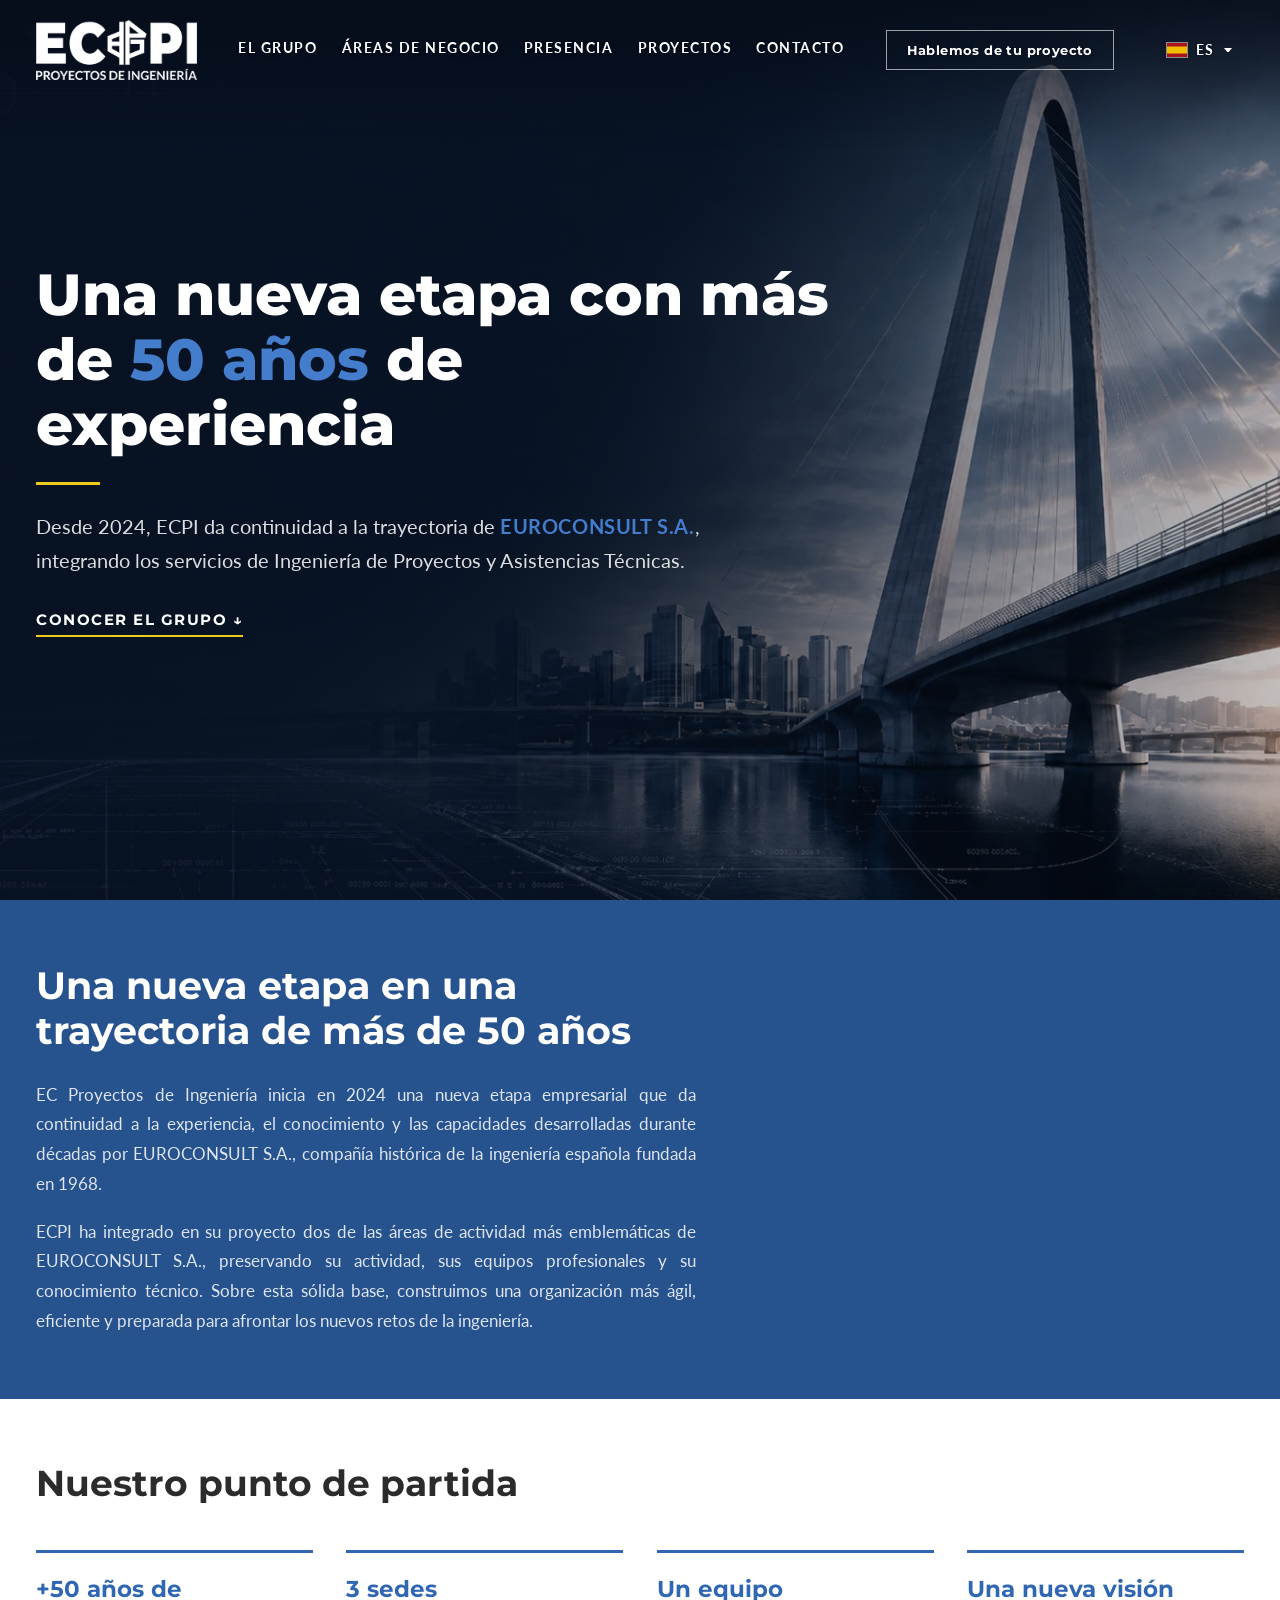
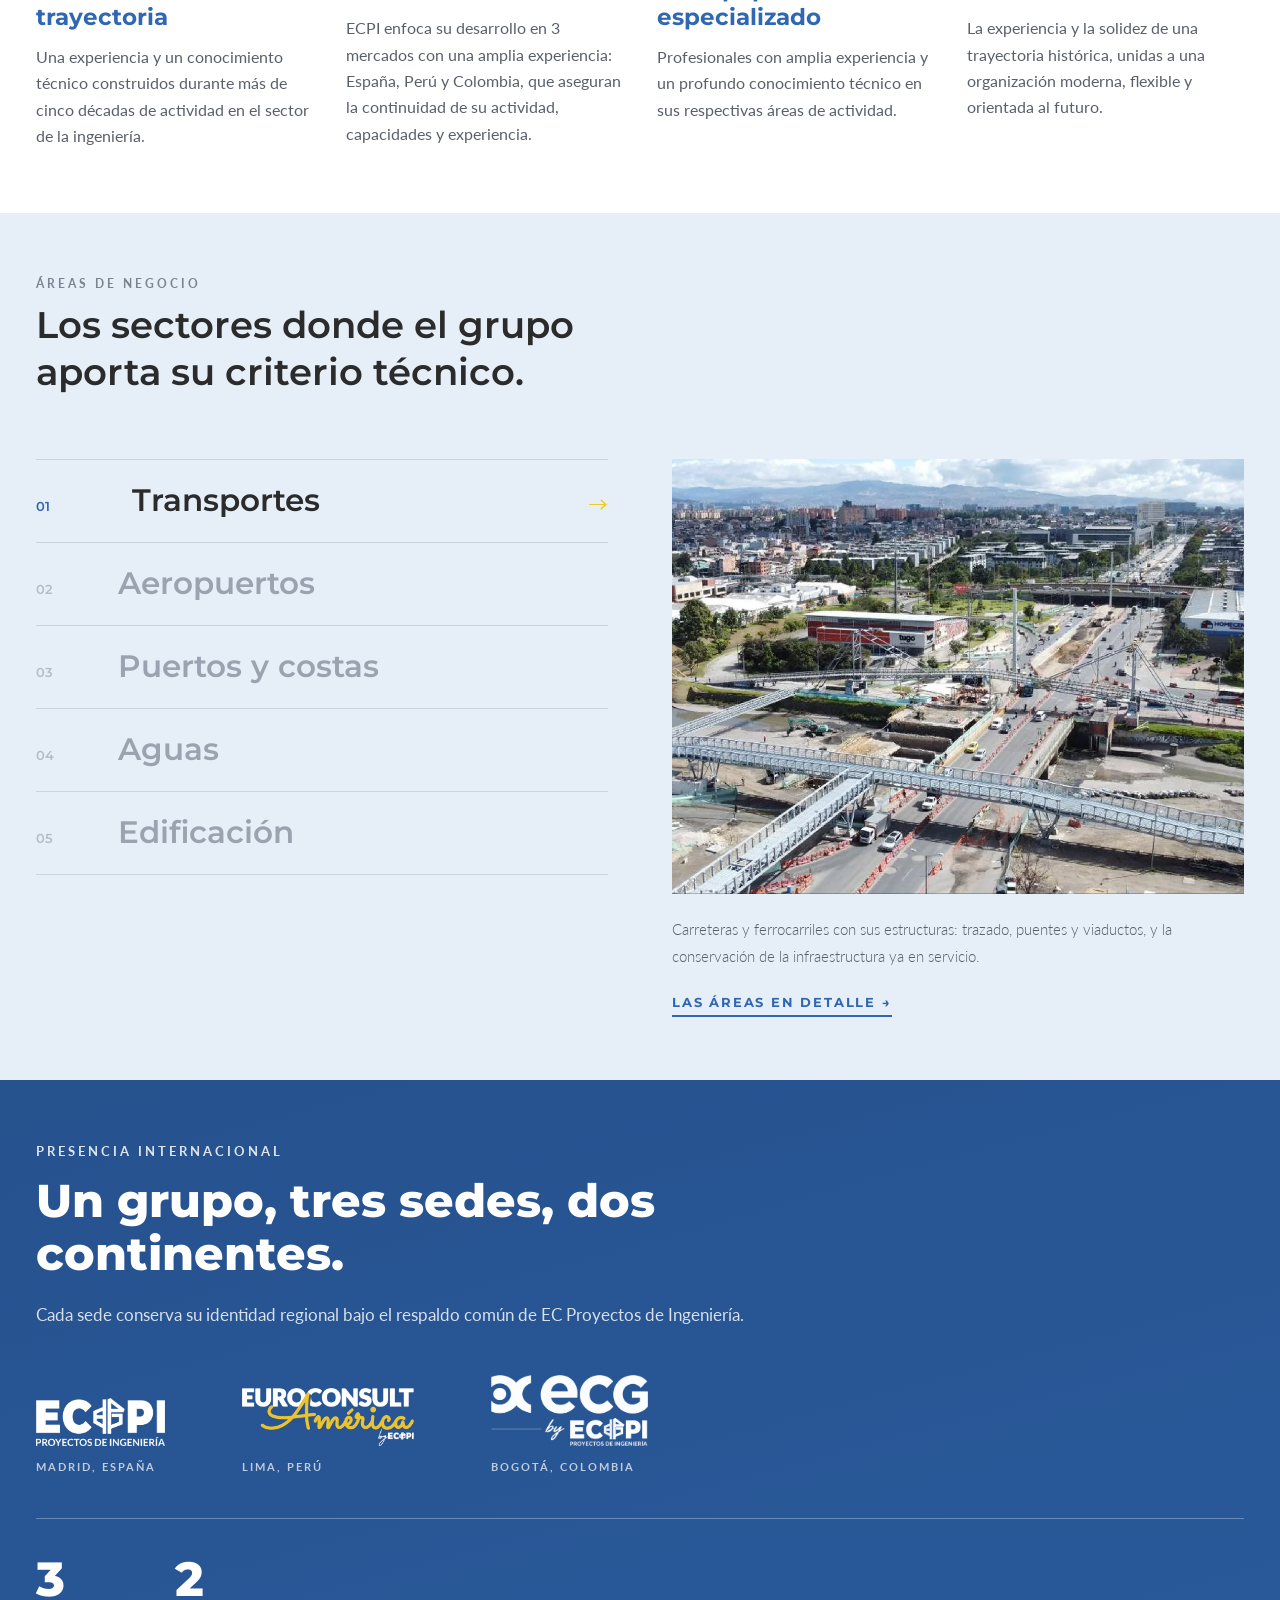
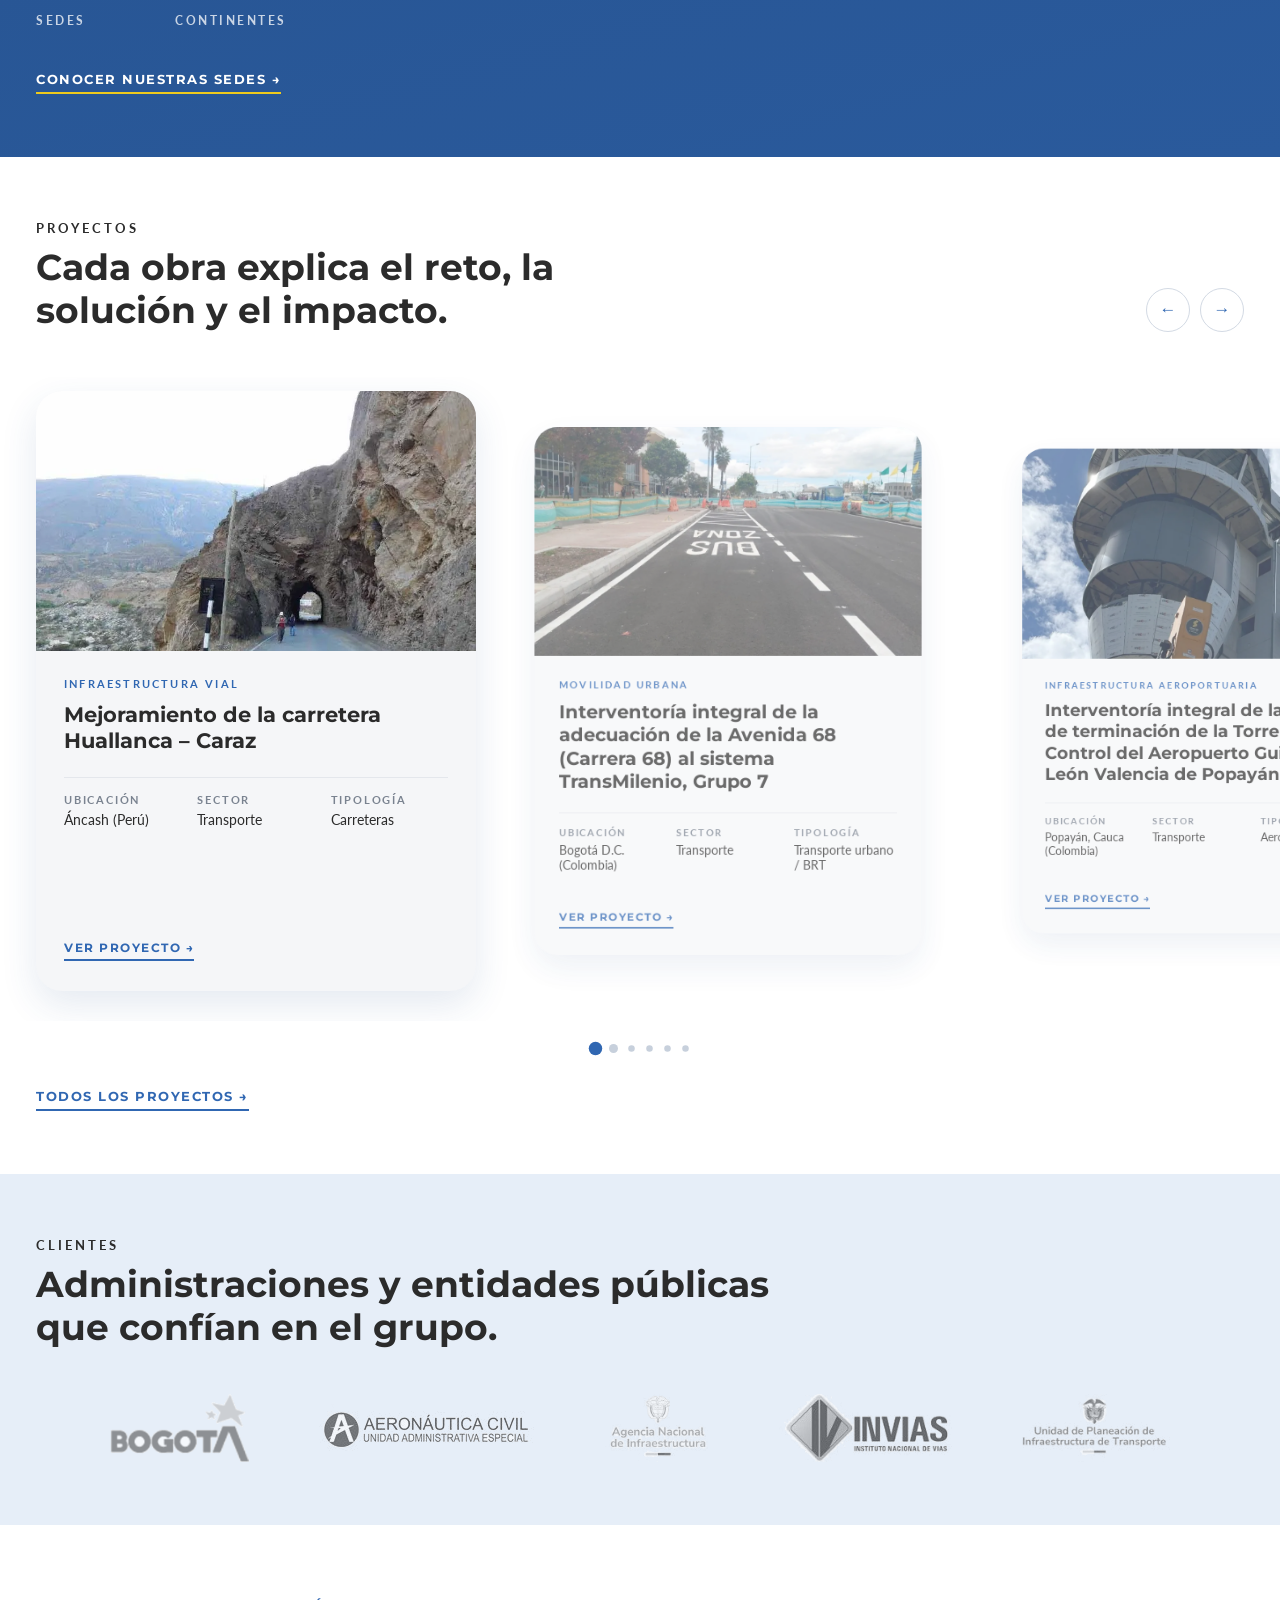
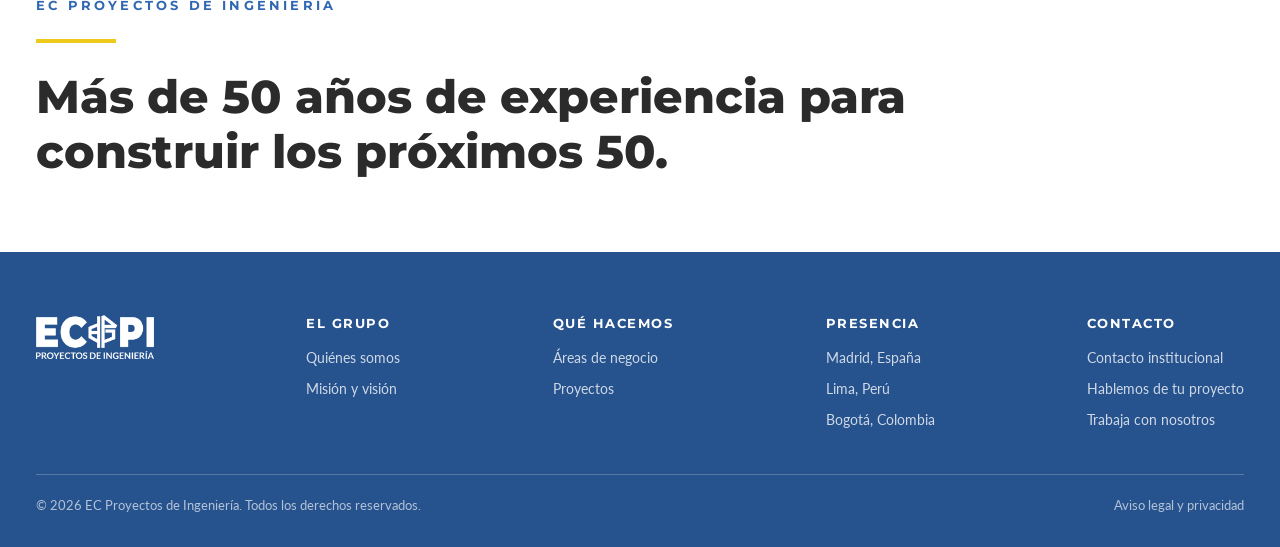
<file: index.html>
<!DOCTYPE html>
<html lang="es">
<head>
<meta charset="utf-8">
<meta name="viewport" content="width=device-width, initial-scale=1">
<title>EC Proyectos de Ingeniería</title>
<meta name="description" content="EC Proyectos de Ingeniería nace en 2024 para dar continuidad a la trayectoria de EUROCONSULT S.A., integrando sus servicios de ingeniería de proyectos y asistencias técnicas. Más de 50 años de experiencia, con sedes en España, Perú y Colombia.">
<meta property="og:type" content="website">
<meta property="og:title" content="EC Proyectos de Ingeniería">
<meta property="og:description" content="Una nueva etapa con más de 50 años de experiencia en ingeniería y consultoría técnica.">
<link rel="icon" type="image/png" href="assets/img/favicon.png">
<link rel="apple-touch-icon" href="assets/img/apple-touch-icon.png">
<link rel="preconnect" href="https://fonts.googleapis.com">
<link rel="preconnect" href="https://fonts.gstatic.com" crossorigin>
<link rel="stylesheet" href="https://fonts.googleapis.com/css2?family=Montserrat:wght@600;700;800&family=Lato:wght@300;400;700&family=Sacramento&display=swap">
<link rel="stylesheet" href="assets/css/main.css?v=20260902e">
<link rel="preload" as="image" href="assets/img/hero-bg.webp" fetchpriority="high">
</head>
<body>

<a class="skip" href="#main" data-i18n="skip">Ir al contenido</a>

<header class="hdr hdr-over">
  <div class="wrap" style="display:flex;align-items:center;justify-content:space-between;gap:24px;height:100px">
    <!-- LOGO — el blanco sobre la portada, el de color cuando la cabecera se vuelve blanca -->
    <a class="lgbox" href="#top" aria-label="EC Proyectos de Ingeniería"><img class="lg-w" src="assets/img/logo-ecpi-blanco.png" alt=""><img class="lg-c" src="assets/img/logo-ecpi.png" alt="" aria-hidden="true"></a>
    <!-- /LOGO ECPI -->
    <nav class="navlinks" aria-label="Navegación principal" data-i18n-aria="aria_nav">
      <a href="grupo.html" data-i18n="nav1">El grupo</a>
      <a href="areas.html" data-i18n="nav2">Áreas de negocio</a>
      <a href="presencia.html" data-i18n="nav3">Presencia</a>
      <a href="proyectos.html" data-i18n="navp">Proyectos</a>
      <a href="contacto.html" data-i18n="nav5">Contacto</a>
    </nav>
    <a class="btn-cta" href="hablemos.html" data-i18n="nav_cta">Hablemos de tu proyecto</a>
    <!-- SELECTOR DE IDIOMA -->
    <div class="lang">
      <button type="button" class="lang-tr" aria-haspopup="true" aria-expanded="false" aria-controls="langmenu" aria-label="Selección de idioma" data-i18n-aria="aria_lang">
        <img class="lang-fl" src="assets/img/flag-es.svg" alt="" width="24" height="16">
        <span class="lang-code">ES</span>
        <svg class="lang-car" viewBox="0 0 10 6" aria-hidden="true"><path d="M0 0h10L5 6Z" fill="currentColor"/></svg>
      </button>
      <ul class="lang-menu" id="langmenu" role="menu" hidden>
        <li role="none"><button type="button" role="menuitemradio" aria-checked="true" class="langbtn" data-lang="es"><img src="assets/img/flag-es.svg" alt="" width="24" height="16">Español</button></li>
        <li role="none"><button type="button" role="menuitemradio" aria-checked="false" class="langbtn" data-lang="en"><img src="assets/img/flag-en.svg" alt="" width="24" height="16">English</button></li>
        <li role="none"><button type="button" role="menuitemradio" aria-checked="false" class="langbtn" data-lang="fr"><img src="assets/img/flag-fr.svg" alt="" width="24" height="16">Français</button></li>
        <li role="none"><button type="button" role="menuitemradio" aria-checked="false" class="langbtn" data-lang="pt"><img src="assets/img/flag-pt.svg" alt="" width="24" height="16">Português</button></li>
      </ul>
    </div>
    <!-- /SELECTOR DE IDIOMA -->
    <!-- MENÚ MÓVIL -->
    <button type="button" class="burger" aria-label="Menú" data-i18n-aria="aria_menu" aria-expanded="false" aria-controls="menumovil">
      <span aria-hidden="true"></span><span aria-hidden="true"></span><span aria-hidden="true"></span>
    </button>
  </div>
  <nav class="menumovil" id="menumovil" aria-label="Navegación principal" data-i18n-aria="aria_nav" hidden>
    <div class="wrap">
      <a href="grupo.html" data-i18n="nav1">El grupo</a>
      <a href="areas.html" data-i18n="nav2">Áreas de negocio</a>
      <a href="presencia.html" data-i18n="nav3">Presencia</a>
      <a href="proyectos.html" data-i18n="navp">Proyectos</a>
      <a href="contacto.html" data-i18n="nav5">Contacto</a>
      <a class="btn-cta" href="hablemos.html" data-i18n="nav_cta">Hablemos de tu proyecto</a>
    </div>
  </nav>
  <!-- /MENÚ MÓVIL -->
</header>

<main id="main">
  <!-- PORTADA -->
  <section id="top" class="hero">
    <img class="imgfill" src="assets/img/hero-bg.webp" alt="" fetchpriority="high" decoding="async">
    <div class="hero-shade" aria-hidden="true"></div>
    <div class="wrap" style="position:relative;width:100%">
      <div class="hero-copy rv">
        <h1 data-i18n-html="hero_title" style="font-family:'Montserrat',sans-serif;font-weight:800;font-size:clamp(32px,4.6vw,58px);line-height:1.12;color:#fff;text-wrap:pretty">Una nueva etapa con más de <span class="hl">50 años</span> de experiencia</h1>
        <span class="hero-rule" aria-hidden="true"></span>
        <p data-i18n-html="hero_sub" style="font-size:clamp(15px,1.6vw,20px);line-height:1.7;color:rgba(255,255,255,.86);max-width:720px">Desde 2024, ECPI da continuidad a la trayectoria de <span class="hl-b">EUROCONSULT S.A.</span>, integrando los servicios de Ingeniería de Proyectos y Asistencias Técnicas.</p>
        <p style="margin-top:32px"><a class="linkline-w" href="#grupo" style="font-size:14.5px;letter-spacing:1.5px;text-transform:uppercase;padding-bottom:6px"><span data-i18n="hero_cta">Conocer el grupo</span> ↓</a></p>
      </div>
    </div>
  </section>
  <!-- /PORTADA -->

  <section id="grupo" style="background:var(--azul-oscuro)">
    <div class="wrap" style="padding-top:clamp(48px,7vh,84px);padding-bottom:clamp(48px,7vh,84px)">
      <div class="rv">
        <h2 data-i18n="sg_title" style="font-family:'Montserrat',sans-serif;font-weight:700;font-size:clamp(26px,3vw,40px);line-height:1.18;color:#fff;max-width:700px;text-wrap:pretty">Una nueva etapa en una trayectoria de más de 50 años</h2>
        <p data-i18n="sg_p1" style="font-size:17px;line-height:1.75;text-align:justify;-webkit-hyphens:auto;hyphens:auto;color:rgba(255,255,255,.85);margin-top:26px;max-width:660px">EC Proyectos de Ingeniería inicia en 2024 una nueva etapa empresarial que da continuidad a la experiencia, el conocimiento y las capacidades desarrolladas durante décadas por EUROCONSULT S.A., compañía histórica de la ingeniería española fundada en 1968.</p>
        <p data-i18n="sg_p2" style="font-size:17px;line-height:1.75;text-align:justify;-webkit-hyphens:auto;hyphens:auto;color:rgba(255,255,255,.85);margin-top:18px;max-width:660px">ECPI ha integrado en su proyecto dos de las áreas de actividad más emblemáticas de EUROCONSULT S.A., preservando su actividad, sus equipos profesionales y su conocimiento técnico. Sobre esta sólida base, construimos una organización más ágil, eficiente y preparada para afrontar los nuevos retos de la ingeniería.</p>
      </div>
    </div>
  </section>

  <!-- PUNTO DE PARTIDA -->
  <section id="punto-de-partida" style="background:var(--blanco);padding-top:clamp(48px,7vh,84px);padding-bottom:clamp(48px,7vh,84px)">
    <div class="wrap">
      <h2 data-i18n="pp_title" class="rv" style="font-family:'Montserrat',sans-serif;font-weight:700;font-size:clamp(24px,2.8vw,36px);line-height:1.2;color:var(--grafito);max-width:680px;text-wrap:pretty;margin-bottom:clamp(32px,5vh,52px)">Nuestro punto de partida</h2>
      <div class="g4 rv">
        <div style="border-top:3px solid var(--azul);padding-top:22px">
          <h3 data-i18n="pp1_t" style="font-family:'Montserrat',sans-serif;font-weight:700;font-size:clamp(19px,1.9vw,23px);line-height:1.25;color:var(--azul)">+50 años de trayectoria</h3>
          <p data-i18n="pp1_p" style="font-size:15.5px;line-height:1.7;color:#5A606A;margin-top:12px">Una experiencia y un conocimiento técnico construidos durante más de cinco décadas de actividad en el sector de la ingeniería.</p>
        </div>
        <div style="border-top:3px solid var(--azul);padding-top:22px">
          <h3 data-i18n="pp2_t" style="font-family:'Montserrat',sans-serif;font-weight:700;font-size:clamp(19px,1.9vw,23px);line-height:1.25;color:var(--azul)">3 sedes</h3>
          <p data-i18n="pp2_p" style="font-size:15.5px;line-height:1.7;color:#5A606A;margin-top:12px">ECPI enfoca su desarrollo en 3 mercados con una amplia experiencia: España, Perú y Colombia, que aseguran la continuidad de su actividad, capacidades y experiencia.</p>
        </div>
        <div style="border-top:3px solid var(--azul);padding-top:22px">
          <h3 data-i18n="pp3_t" style="font-family:'Montserrat',sans-serif;font-weight:700;font-size:clamp(19px,1.9vw,23px);line-height:1.25;color:var(--azul)">Un equipo especializado</h3>
          <p data-i18n="pp3_p" style="font-size:15.5px;line-height:1.7;color:#5A606A;margin-top:12px">Profesionales con amplia experiencia y un profundo conocimiento técnico en sus respectivas áreas de actividad.</p>
        </div>
        <div style="border-top:3px solid var(--azul);padding-top:22px">
          <h3 data-i18n="pp4_t" style="font-family:'Montserrat',sans-serif;font-weight:700;font-size:clamp(19px,1.9vw,23px);line-height:1.25;color:var(--azul)">Una nueva visión</h3>
          <p data-i18n="pp4_p" style="font-size:15.5px;line-height:1.7;color:#5A606A;margin-top:12px">La experiencia y la solidez de una trayectoria histórica, unidas a una organización moderna, flexible y orientada al futuro.</p>
        </div>
      </div>
    </div>
  </section>
  <!-- /PUNTO DE PARTIDA -->

  <!-- ÁREAS DE NEGOCIO -->
  <section id="areas" style="background:var(--azul-suave);padding-top:clamp(48px,7vh,84px);padding-bottom:clamp(48px,7vh,84px)">
    <div class="wrap">
      <div class="ahead">
        <p class="rv" data-i18n="s2_kicker" style="font-weight:700;font-size:12px;letter-spacing:3px;text-transform:uppercase;color:#7A8390">Áreas de negocio</p>
        <h2 class="rv" data-i18n="s2_title" style="font-family:'Montserrat',sans-serif;font-weight:600;font-size:clamp(26px,2.9vw,40px);line-height:1.28;color:var(--grafito);max-width:620px;text-wrap:pretty">Los sectores donde el grupo aporta su criterio técnico.</h2>
      </div>
      <div class="agrid rv">
        <div class="asel" role="tablist" aria-label="Áreas de negocio" data-i18n-aria="s2_kicker">
          <button type="button" role="tab" id="atab1" class="abtn on" aria-selected="true" aria-controls="apics" tabindex="0">
            <span class="abn" aria-hidden="true">01</span>
            <span class="abt" data-i18n="an1_t">Transportes</span>
            <span class="abf" aria-hidden="true">→</span>
          </button>
          <button type="button" role="tab" id="atab2" class="abtn" aria-selected="false" aria-controls="apics" tabindex="-1">
            <span class="abn" aria-hidden="true">02</span>
            <span class="abt" data-i18n="an2_t">Aeropuertos</span>
            <span class="abf" aria-hidden="true">→</span>
          </button>
          <button type="button" role="tab" id="atab3" class="abtn" aria-selected="false" aria-controls="apics" tabindex="-1">
            <span class="abn" aria-hidden="true">03</span>
            <span class="abt" data-i18n="an3_t">Puertos y costas</span>
            <span class="abf" aria-hidden="true">→</span>
          </button>
          <button type="button" role="tab" id="atab4" class="abtn" aria-selected="false" aria-controls="apics" tabindex="-1">
            <span class="abn" aria-hidden="true">04</span>
            <span class="abt" data-i18n="an4_t">Aguas</span>
            <span class="abf" aria-hidden="true">→</span>
          </button>
          <button type="button" role="tab" id="atab5" class="abtn" aria-selected="false" aria-controls="apics" tabindex="-1">
            <span class="abn" aria-hidden="true">05</span>
            <span class="abt" data-i18n="an5_t">Edificación</span>
            <span class="abf" aria-hidden="true">→</span>
          </button>
        </div>
        <div class="apanel">
          <div class="apics" id="apics" role="tabpanel" aria-labelledby="atab1">
            <!-- Fotos de las áreas: Carrera 68 (Bogotá), aeropuerto de Neiva, Costa Verde (Callao) y sede del MINAGRI (Lima) son obras propias de las filiales; la presa es la del río Montoro (Ciudad Real), dominio público, Wikimedia Commons: https://commons.wikimedia.org/wiki/File:Rio_Montoro_Presanueva_2010Jannuary03_SierraMadrona.jpg -->
            <div class="apic on"><img src="assets/img/area-transportes-carrera68.webp" alt="" loading="lazy" decoding="async"></div>
            <div class="apic"><img src="assets/img/area-aeropuertos-neiva.webp" alt="" loading="lazy" decoding="async"></div>
            <div class="apic"><img src="assets/img/area-puertos-costa-verde.webp" alt="" loading="lazy" decoding="async"></div>
            <div class="apic"><img src="assets/img/area-aguas-presa-montoro.webp" alt="" loading="lazy" decoding="async"></div>
            <div class="apic"><img src="assets/img/area-edificacion-minagri.webp" alt="" loading="lazy" decoding="async"></div>
          </div>
          <div class="adescs">
            <p class="adesc" data-i18n="an1_p">Carreteras y ferrocarriles con sus estructuras: trazado, puentes y viaductos, y la conservación de la infraestructura ya en servicio.</p>
            <p class="adesc" data-i18n="an2_p" hidden>Infraestructura aeroportuaria: campos de vuelo, plataformas y la edificación asociada, con la dirección técnica de la obra.</p>
            <p class="adesc" data-i18n="an3_p" hidden>Obra marítima y protección del litoral: muelles, diques y dragados, con los estudios de dinámica litoral que los sostienen.</p>
            <p class="adesc" data-i18n="an4_p" hidden>Ciclo integral del agua: regulación y presas, abastecimiento y saneamiento, y obras de defensa frente a avenidas.</p>
            <p class="adesc" data-i18n="an5_p" hidden>Edificación pública y singular: equipamientos, rehabilitación y las instalaciones que los acompañan.</p>
          </div>
          <p style="margin-top:18px"><a class="linkline" href="areas.html" style="font-size:12.5px;letter-spacing:1.8px;text-transform:uppercase;padding-bottom:5px"><span data-i18n="more2">Las áreas en detalle</span> →</a></p>
        </div>
      </div>
    </div>
  </section>
  <!-- /ÁREAS DE NEGOCIO -->

  <section id="presencia" style="background:linear-gradient(165deg,var(--azul-oscuro) 0%,#2A5A9C 100%);padding-top:clamp(48px,7vh,84px);padding-bottom:clamp(48px,7vh,84px);color:#fff">
    <div class="wrap">
      <div class="rv" style="max-width:720px">
        <p data-i18n="s3_kicker" style="font-weight:700;font-size:13px;letter-spacing:3px;text-transform:uppercase;color:rgba(255,255,255,.85)">Presencia internacional</p>
        <h2 data-i18n="s3_title" style="font-family:'Montserrat',sans-serif;font-weight:800;font-size:clamp(28px,3.6vw,46px);line-height:1.15;color:#fff;margin-top:16px;text-wrap:pretty">Un grupo, tres sedes, dos continentes.</h2>
        <p data-i18n="s3_p" style="font-size:17px;line-height:1.7;color:rgba(255,255,255,.82);margin-top:20px">Cada sede conserva su identidad regional bajo el respaldo común de EC Proyectos de Ingeniería.</p>
      </div>
      <!-- LOGOS SEDES -->
      <div class="rv" style="display:flex;flex-wrap:wrap;align-items:flex-start;column-gap:clamp(36px,6vw,80px);row-gap:32px;margin-top:clamp(36px,5vh,56px)">
        <figure style="margin:0;display:flex;flex-direction:column;gap:14px">
          <span style="display:flex;align-items:flex-end;height:71px"><img src="assets/img/logo-ecpi-blanco.png" alt="EC Proyectos de Ingeniería" style="height:48px;width:auto"></span>
          <figcaption data-i18n="hq_city" style="font-weight:700;font-size:11px;letter-spacing:2px;text-transform:uppercase;color:rgba(255,255,255,.7)">Madrid, España</figcaption>
        </figure>
        <figure style="margin:0;display:flex;flex-direction:column;gap:14px">
          <span style="display:flex;align-items:flex-end;height:71px"><img src="assets/img/logo-euroconsult-america-blanco.png" alt="Euroconsult América — by ECPI" style="height:58px;width:auto"></span>
          <figcaption data-i18n="f1_city" style="font-weight:700;font-size:11px;letter-spacing:2px;text-transform:uppercase;color:rgba(255,255,255,.7)">Lima, Perú</figcaption>
        </figure>
        <figure style="margin:0;display:flex;flex-direction:column;gap:14px">
          <span style="display:flex;align-items:flex-end;height:71px"><img src="assets/img/logo-euroconsult-colombia-blanco.png" alt="Euroconsult Colombia — by ECPI" style="height:71px;width:auto"></span>
          <figcaption data-i18n="f2_city" style="font-weight:700;font-size:11px;letter-spacing:2px;text-transform:uppercase;color:rgba(255,255,255,.7)">Bogotá, Colombia</figcaption>
        </figure>
      </div>
      <!-- /LOGOS SEDES -->
      <div class="stats rv" style="border-top:1px solid rgba(255,255,255,.3);margin-top:clamp(36px,5vh,56px);padding-top:36px">
        <div>
          <p style="font-family:'Montserrat',sans-serif;font-weight:800;font-size:clamp(34px,4vw,48px);line-height:1;color:#fff">3</p><!-- dato editable -->
          <p data-i18n="st1" style="font-weight:700;font-size:12px;letter-spacing:2.5px;text-transform:uppercase;color:rgba(255,255,255,.75);margin-top:10px">Sedes</p>
        </div>
        <div>
          <p style="font-family:'Montserrat',sans-serif;font-weight:800;font-size:clamp(34px,4vw,48px);line-height:1;color:#fff">2</p><!-- dato editable -->
          <p data-i18n="st2" style="font-weight:700;font-size:12px;letter-spacing:2.5px;text-transform:uppercase;color:rgba(255,255,255,.75);margin-top:10px">Continentes</p>
        </div>
      </div>
      <p class="rv" style="margin-top:40px"><a class="linkline-w" href="presencia.html" style="font-size:13px;letter-spacing:1.5px;text-transform:uppercase;padding-bottom:5px"><span data-i18n="more3">Conocer nuestras sedes</span> →</a></p>
    </div>
  </section>

  <section id="proyectos" style="background:var(--blanco);padding-top:clamp(48px,7vh,84px);padding-bottom:clamp(48px,7vh,84px)">
    <div class="wrap">
      <div class="rv" style="display:flex;align-items:flex-end;gap:24px;flex-wrap:wrap;margin-bottom:clamp(32px,5vh,52px)">
        <div>
          <p data-i18n="sp_kicker" style="font-weight:700;font-size:13px;letter-spacing:3px;text-transform:uppercase;color:var(--grafito)">Proyectos</p>
          <h2 data-i18n="sp_title" style="font-family:'Montserrat',sans-serif;font-weight:700;font-size:clamp(24px,2.8vw,36px);line-height:1.2;color:var(--grafito);margin-top:10px;max-width:680px;text-wrap:pretty">Cada obra explica el reto, la solución y el impacto.</h2>
        </div>
        <div style="margin-left:auto;display:flex;gap:10px">
          <button type="button" class="pnbtn" id="projprev" aria-label="Proyecto anterior" data-i18n-aria="aria_prev">←</button>
          <button type="button" class="pnbtn" id="projnext" aria-label="Proyecto siguiente" data-i18n-aria="aria_next">→</button>
        </div>
      </div>
      <div id="projrow" class="projrow rv" tabindex="0" aria-label="Proyectos del grupo" data-i18n-aria="aria_proj">
        <article data-id="huallanca-caraz" style="background:var(--papel);display:flex;flex-direction:column">
          <div style="position:relative;height:260px">
            <img class="imgfill" src="assets/img/proj-huallanca-caraz.webp" alt="Túnel excavado en roca en la carretera Huallanca – Caraz" data-i18n-alt="p1_alt" style="object-position:50% 23%" loading="lazy" decoding="async">
          </div>
          <div style="padding:26px 28px 30px">
            <p data-i18n="p1_kicker" style="font-weight:700;font-size:11px;letter-spacing:2.2px;text-transform:uppercase;color:var(--azul)">Proyecto destacado / Infraestructura vial</p>
            <h3 data-i18n="p1_t" style="font-family:'Montserrat',sans-serif;font-weight:700;font-size:21px;line-height:1.25;color:var(--grafito);margin-top:12px;text-wrap:pretty">Mejoramiento de la carretera Huallanca – Caraz</h3>
            <div style="display:grid;grid-template-columns:repeat(3,1fr);gap:16px;border-top:1px solid #E4E7EC;margin-top:22px;padding-top:16px">
              <div>
                <p data-i18n="lbl_ubi" style="font-weight:700;font-size:10.5px;letter-spacing:1.8px;text-transform:uppercase;color:#7A8390">Ubicación</p>
                <p data-i18n="p1_ubi" style="font-size:14px;color:var(--grafito);margin-top:5px">Áncash (Perú)</p><!-- dato editable -->
              </div>
              <div>
                <p data-i18n="lbl_sector" style="font-weight:700;font-size:10.5px;letter-spacing:1.8px;text-transform:uppercase;color:#7A8390">Sector</p>
                <p data-i18n="p1_sector" style="font-size:14px;color:var(--grafito);margin-top:5px">Transporte</p><!-- dato editable -->
              </div>
              <div>
                <p data-i18n="lbl_tipo" style="font-weight:700;font-size:10.5px;letter-spacing:1.8px;text-transform:uppercase;color:#7A8390">Tipología</p>
                <p data-i18n="p1_tipo" style="font-size:14px;color:var(--grafito);margin-top:5px">Carreteras</p><!-- dato editable -->
              </div>
            </div>
            <p style="margin-top:22px"><a class="linkline" href="proyecto.html?id=huallanca-caraz" style="font-size:12px;letter-spacing:1.5px;text-transform:uppercase;padding-bottom:4px"><span data-i18n="view_p">Ver proyecto</span> →</a></p>
          </div>
        </article>
      </div>
      <div id="projdots" class="projdots rv"></div>
      <p class="rv" style="margin-top:28px"><a class="linkline" href="proyectos.html" style="font-size:13px;letter-spacing:1.5px;text-transform:uppercase;padding-bottom:5px"><span data-i18n="morep">Todos los proyectos</span> →</a></p>
    </div>
  </section>

  <!-- CLIENTES -->
  <section id="clientes" style="background:var(--azul-suave);padding-top:clamp(48px,7vh,84px);padding-bottom:clamp(48px,7vh,84px)">
    <div class="wrap">
      <div class="rv" style="max-width:760px;margin-bottom:clamp(32px,5vh,52px)">
        <p data-i18n="cli_kicker" style="font-weight:700;font-size:13px;letter-spacing:3px;text-transform:uppercase;color:var(--grafito)">Clientes</p>
        <h2 data-i18n="cli_title" style="font-family:'Montserrat',sans-serif;font-weight:700;font-size:clamp(24px,2.8vw,36px);line-height:1.2;color:var(--grafito);margin-top:10px;text-wrap:pretty">Administraciones y entidades públicas que confían en el grupo.</h2>
      </div>
      <ul class="clientes rv">
        <li><img src="assets/img/cliente-bogota.png" alt="Alcaldía Mayor de Bogotá"></li>
        <li><img src="assets/img/cliente-aerocivil.png" alt="Aeronáutica Civil — Unidad Administrativa Especial"></li>
        <li><img src="assets/img/cliente-ani.png" alt="Agencia Nacional de Infraestructura"></li>
        <li><img src="assets/img/cliente-invias.png" alt="INVIAS — Instituto Nacional de Vías"></li>
        <li><img src="assets/img/cliente-upit.png" alt="Unidad de Planeación de Infraestructura de Transporte"></li>
      </ul>
    </div>
  </section>
  <!-- /CLIENTES -->

  <!-- CLAIM DE CIERRE -->
  <section style="background:var(--blanco);padding-top:clamp(56px,8vh,96px);padding-bottom:clamp(56px,8vh,96px)">
    <div class="wrap rv">
      <p data-i18n="claim_k" style="font-family:'Montserrat',sans-serif;font-weight:700;font-size:13px;letter-spacing:3.2px;text-transform:uppercase;color:var(--azul)">EC Proyectos de Ingeniería</p>
      <div aria-hidden="true" style="width:80px;height:4px;background:var(--amarillo);margin:26px 0"></div>
      <p data-i18n="claim_t" style="font-family:'Montserrat',sans-serif;font-weight:800;font-size:clamp(26px,3.6vw,48px);line-height:1.2;color:var(--grafito);max-width:1000px;text-wrap:pretty">Más de 50 años de experiencia para construir los próximos 50.</p>
    </div>
  </section>
  <!-- /CLAIM DE CIERRE -->
</main>

<footer style="background:var(--azul-oscuro);color:#fff;padding-top:clamp(48px,7vh,72px);padding-bottom:32px">
  <div class="wrap">
    <div class="fcols">
      <div>
        <!-- LOGO ECPI -->
        <img src="assets/img/logo-ecpi-blanco.png" alt="EC Proyectos de Ingeniería" style="height:44px;width:auto;display:block">
        <!-- /LOGO ECPI -->
      </div>
      <nav class="fcol" aria-label="El grupo">
        <p data-i18n="nav1">El grupo</p>
        <a href="grupo.html" data-i18n="f_quienes">Quiénes somos</a>
        <a href="grupo.html" data-i18n="f_mision">Misión y visión</a>
      </nav>
      <nav class="fcol" aria-label="Qué hacemos">
        <p data-i18n="f_hacemos">Qué hacemos</p>
        <a href="areas.html" data-i18n="s2_kicker">Áreas de negocio</a>
        <a href="proyectos.html" data-i18n="navp">Proyectos</a>
      </nav>
      <nav class="fcol" aria-label="Presencia">
        <p data-i18n="nav3">Presencia</p>
        <a href="presencia.html" data-i18n="hq_city3">Madrid, España</a>
        <a href="presencia.html" data-i18n="f1_city3">Lima, Perú</a>
        <a href="presencia.html" data-i18n="f2_city3">Bogotá, Colombia</a>
      </nav>
      <nav class="fcol" aria-label="Contacto">
        <p data-i18n="nav5">Contacto</p>
        <a href="contacto.html" data-i18n="s5_title">Contacto institucional</a>
        <a href="hablemos.html" data-i18n="nav_cta">Hablemos de tu proyecto</a>
        <a href="trabaja.html" data-i18n="nav_cv">Trabaja con nosotros</a>
      </nav>
    </div>
    <div class="flegal">
      <p data-i18n="footer_legal">© 2026 EC Proyectos de Ingeniería. Todos los derechos reservados.</p>
      <a href="legal.html" data-i18n="f_legal">Aviso legal y privacidad</a>
    </div>
  </div>
</footer>

<script src="assets/js/projects-data.js?v=20261008b"></script>
<script src="assets/js/main.js?v=20261008a"></script>
<script>
(function () {
  'use strict';
  var HEX = '<svg width="72" height="79" viewBox="0 0 100 110" aria-hidden="true"><polygon points="50,5 91,28.5 91,81.5 50,105 9,81.5 9,28.5" fill="none" stroke="currentColor" stroke-width="4"></polygon><polygon points="50,34 66,43.5 66,66.5 50,76 34,66.5 34,43.5" fill="currentColor"></polygon></svg>';
  var row = document.getElementById('projrow');
  var reduce = window.matchMedia && window.matchMedia('(prefers-reduced-motion: reduce)').matches;

  function esc(s) {
    return String(s).replace(/&/g, '&amp;').replace(/</g, '&lt;').replace(/>/g, '&gt;').replace(/"/g, '&quot;');
  }
  function cell(label, value) {
    return '<div><p style="font-weight:700;font-size:10.5px;letter-spacing:1.8px;text-transform:uppercase;color:#7A8390">' + esc(label) + '</p>'
      + '<p style="font-size:14px;color:var(--grafito);margin-top:5px">' + esc(value) + '</p></div>';
  }
  function cards() {
    return row ? Array.prototype.slice.call(row.children) : [];
  }
  /* Punto focal: al inicio es el centro de la primera tarjeta (borde izquierdo),
     al final el de la última (borde derecho) y entre medias el centro del visor */
  function offsetFromCenter(el) {
    var rr = row.getBoundingClientRect();
    var er = el.getBoundingClientRect();
    var max = row.scrollWidth - row.clientWidth;
    var p = max > 0 ? Math.min(1, Math.max(0, row.scrollLeft / max)) : 0.5;
    var w = el.offsetWidth;
    /* El visor lleva un pasillo lateral para que la tarjeta pueda crecer sin
       recortarse (ver .projrow). El foco lo descuenta: si no, la primera y la
       última nunca llegaban a tamaño completo. */
    var st = getComputedStyle(row);
    var pl = parseFloat(st.paddingLeft) || 0, pr = parseFloat(st.paddingRight) || 0;
    var view = row.clientWidth - pl - pr;
    var focal = pl + w / 2 + p * (view - w);
    return (er.left + er.width / 2 - rr.left) - focal;
  }
  function nearestIndex() {
    var best = 0, bd = Infinity;
    cards().forEach(function (el, i) {
      var d = Math.abs(offsetFromCenter(el));
      if (d < bd) { bd = d; best = i; }
    });
    return best;
  }
  /* Burbujas: cada tarjeta crece al acercarse al centro y se atenúa hacia los lados */
  function update() {
    var cs = cards();
    if (!cs.length) return;
    var step = cs.length > 1 ? Math.max(1, cs[1].offsetLeft - cs[0].offsetLeft) : cs[0].offsetWidth;
    var best = 0, bd = Infinity;
    cs.forEach(function (el, i) {
      var d = Math.abs(offsetFromCenter(el)) / step;
      if (d < bd) { bd = d; best = i; }
      if (!reduce) {
        var k = Math.min(d, 1.6);
        el.style.setProperty('--s', (1 - 0.12 * k).toFixed(4));
        el.style.setProperty('--o', (1 - 0.3 * Math.min(k, 1)).toFixed(3));
      }
    });
    var dots = document.getElementById('projdots');
    if (dots) Array.prototype.forEach.call(dots.children, function (b, i) {
      b.classList.toggle('on', i === best);
      b.classList.toggle('near', Math.abs(i - best) === 1);
      if (i === best) b.setAttribute('aria-current', 'true'); else b.removeAttribute('aria-current');
    });
  }
  var raf = false;
  function onScroll() {
    if (raf) return;
    raf = true;
    requestAnimationFrame(function () { raf = false; update(); });
  }
  /* Asentado con animación propia, más lenta y suave que el smooth nativo.
     El imán (scroll-snap) se apaga mientras dura y se reactiva al terminar. */
  var settleRaf = null, snapTimer = null;
  function snapOff() {
    if (snapTimer) { clearTimeout(snapTimer); snapTimer = null; }
    row.classList.add('dragging');
  }
  function snapBack() {
    if (snapTimer) clearTimeout(snapTimer);
    snapTimer = setTimeout(function () {
      snapTimer = null;
      row.classList.remove('dragging');
    }, 80);
  }
  function cancelSettle() {
    if (settleRaf) { cancelAnimationFrame(settleRaf); settleRaf = null; }
  }
  function animateTo(left) {
    cancelSettle();
    var max = row.scrollWidth - row.clientWidth;
    left = Math.max(0, Math.min(max, left));
    var from = row.scrollLeft, delta = left - from;
    if (Math.abs(delta) < 1) { row.scrollLeft = left; snapBack(); return; }
    snapOff();
    var dur = Math.min(1200, Math.max(600, Math.abs(delta) * 1.1));
    var t0 = null;
    function frame(ts) {
      if (t0 === null) t0 = ts;
      var t = Math.min(1, (ts - t0) / dur);
      row.scrollLeft = from + delta * (1 - Math.pow(1 - t, 3));
      if (t < 1) { settleRaf = requestAnimationFrame(frame); }
      else { settleRaf = null; snapBack(); }
    }
    settleRaf = requestAnimationFrame(frame);
  }
  function goTo(i) {
    var cs = cards();
    if (!cs.length) return;
    i = Math.max(0, Math.min(cs.length - 1, i));
    /* Centrar la tarjeta en el visor; en los topes el recorrido se agota
       y la primera/última quedan alineadas a su borde */
    var rr = row.getBoundingClientRect();
    var er = cs[i].getBoundingClientRect();
    var left = row.scrollLeft + (er.left + er.width / 2 - rr.left) - row.clientWidth / 2;
    if (reduce) {
      cancelSettle();
      row.scrollLeft = Math.max(0, Math.min(row.scrollWidth - row.clientWidth, left));
      snapBack();
      return;
    }
    animateTo(left);
  }
  /* Las flechas avanzan una tarjeta desde la posicion actual, en vez de
     "centrar la siguiente". Centrar no valia: goTo() recorta al recorrido
     disponible y en pantalla ancha las dos primeras y las dos ultimas
     tarjetas caen en la misma posicion, asi que la flecha no movia nada. */
  function paso() {
    var cs = cards();
    return cs.length > 1 ? Math.max(1, cs[1].offsetLeft - cs[0].offsetLeft) : row.clientWidth;
  }
  function desplazar(dir) {
    var left = row.scrollLeft + dir * paso();
    if (reduce) {
      cancelSettle();
      row.scrollLeft = Math.max(0, Math.min(row.scrollWidth - row.clientWidth, left));
      snapBack();
      return;
    }
    animateTo(left);
  }
  function buildDots() {
    var wrap = document.getElementById('projdots');
    if (!wrap) return;
    wrap.innerHTML = '';
    cards().forEach(function (el, i) {
      var b = document.createElement('button');
      b.type = 'button';
      var h = el.querySelector('h3');
      b.setAttribute('aria-label', h ? h.textContent : String(i + 1));
      b.addEventListener('click', function () { goTo(i); });
      wrap.appendChild(b);
    });
  }
  function render(lang, d) {
    if (!row || !window.ECPI_FEATURED) return;
    var keep = row.scrollLeft;
    /* Solo los destacados: la portada es una muestra, el catálogo completo
       está en proyectos.html. Ver `destacado` en assets/js/projects-data.js. */
    row.innerHTML = window.ECPI_FEATURED().map(function (p) {
      var t = p[lang] || p.es;
      var media = p.img
        ? '<img class="imgfill" src="' + esc(p.img) + '" alt="' + esc(t.title) + '"' + (p.imgPos ? ' style="object-position:' + esc(p.imgPos) + '"' : '') + ' loading="lazy" decoding="async">'
        : '<div class="imgph" aria-hidden="true">' + HEX + '</div>';
      return '<article data-id="' + esc(p.id) + '" style="background:var(--papel);display:flex;flex-direction:column">'
        + '<div style="position:relative;height:260px">' + media + '</div>'
        + '<div style="display:flex;flex-direction:column;flex:1;padding:26px 28px 30px">'
        + '<p style="font-weight:700;font-size:11px;letter-spacing:2.2px;text-transform:uppercase;color:var(--azul)">' + esc(t.kicker) + '</p>'
        + '<h3 style="font-family:\'Montserrat\',sans-serif;font-weight:700;font-size:21px;line-height:1.25;color:var(--grafito);margin-top:12px;text-wrap:pretty">' + esc(t.title) + '</h3>'
        + '<div style="display:grid;grid-template-columns:repeat(3,1fr);gap:16px;border-top:1px solid #E4E7EC;margin-top:22px;padding-top:16px">'
        + cell(d.lbl_ubi, t.ubi) + cell(d.lbl_sector, t.sector) + cell(d.lbl_tipo, t.tipo)
        + '</div>'
        + '<p style="margin-top:auto;padding-top:22px"><a class="linkline" href="proyecto.html?id=' + encodeURIComponent(p.id) + '" style="font-size:12px;letter-spacing:1.5px;text-transform:uppercase;padding-bottom:4px">' + esc(d.view_p) + ' →</a></p>'
        + '</div></article>';
    }).join('');
    row.scrollLeft = keep;
    buildDots();
    update();
  }
  if (row) {
    row.addEventListener('scroll', onScroll, { passive: true });
    window.addEventListener('resize', onScroll);
    var prev = document.getElementById('projprev');
    var next = document.getElementById('projnext');
    if (prev) prev.addEventListener('click', function () { desplazar(-1); });
    if (next) next.addEventListener('click', function () { desplazar(1); });

    /* Arrastre con el ratón (el táctil ya hace scroll nativo). Al soltar,
       se asienta siempre con una tarjeta en el centro del visor. El imán
       (scroll-snap) queda apagado mientras dura el arrastre y el asentado. */
    var dragging = false, dragged = false, dragId = null, dragX = 0, dragScroll = 0;
    row.addEventListener('pointerdown', function (e) {
      if (e.pointerType !== 'mouse' || e.button !== 0) return;
      dragging = true; dragged = false; dragId = e.pointerId;
      dragX = e.clientX; dragScroll = row.scrollLeft;
      cancelSettle(); /* si seguía asentándose, se detiene donde está */
      if (snapTimer) snapOff(); /* y el imán se mantiene apagado */
    });
    row.addEventListener('pointermove', function (e) {
      if (!dragging || e.pointerId !== dragId) return;
      var dx = e.clientX - dragX;
      if (!dragged && Math.abs(dx) > 6) {
        dragged = true;
        snapOff();
        try { row.setPointerCapture(dragId); } catch (err) {}
      }
      if (dragged) row.scrollLeft = dragScroll - dx;
    });
    function endDrag() {
      if (!dragging) return;
      dragging = false;
      if (dragged || row.classList.contains('dragging')) {
        goTo(nearestIndex());
        if (dragged) setTimeout(function () { dragged = false; }, 0);
      }
    }
    row.addEventListener('pointerup', endDrag);
    row.addEventListener('pointercancel', endDrag);
    row.addEventListener('click', function (e) { if (dragged) { e.preventDefault(); e.stopPropagation(); } }, true);
    row.addEventListener('dragstart', function (e) { e.preventDefault(); });

    /* Toda la tarjeta lleva al detalle del proyecto (un arrastre no cuenta como clic
       y el enlace interior "Ver proyecto" sigue funcionando por sí mismo) */
    row.addEventListener('click', function (e) {
      if (e.defaultPrevented || e.ctrlKey || e.metaKey || e.shiftKey || e.altKey) return;
      if (e.target.closest('a')) return;
      var card = e.target.closest('article[data-id]');
      if (card) window.location.href = 'proyecto.html?id=' + encodeURIComponent(card.getAttribute('data-id'));
    });

    buildDots();
    update();
  }
  document.addEventListener('ecpi:lang', function (e) { render(e.detail.lang, e.detail.dict); });
})();
</script>
</body>
</html>
</file>
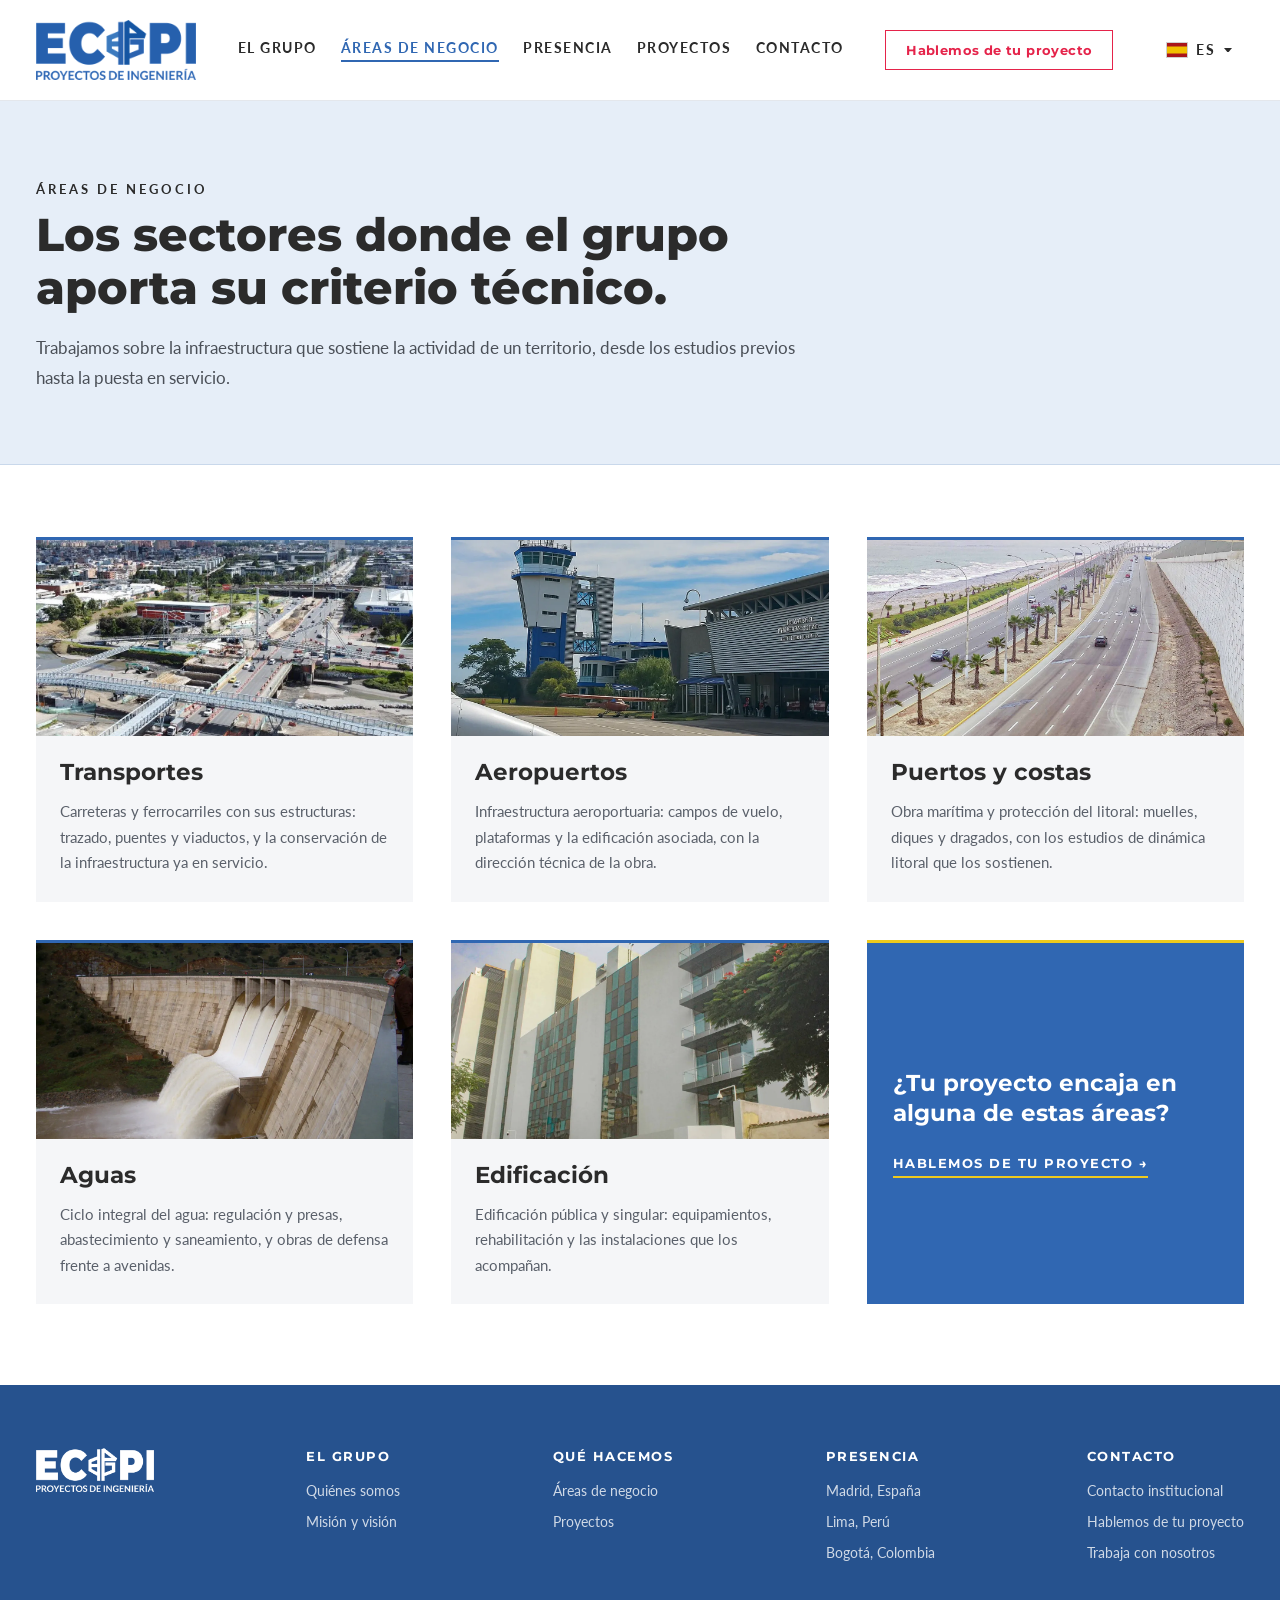
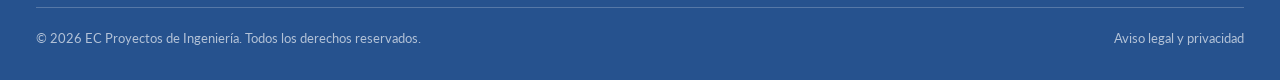
<file: areas.html>
<!DOCTYPE html>
<html lang="es">
<head>
<meta charset="utf-8">
<meta name="viewport" content="width=device-width, initial-scale=1">
<title>Áreas de negocio — EC Proyectos de Ingeniería</title>
<meta name="description" content="Áreas de negocio de EC Proyectos de Ingeniería: transportes, aeropuertos, puertos y costas, aguas y edificación.">
<meta property="og:type" content="website">
<meta property="og:title" content="Áreas de negocio — EC Proyectos de Ingeniería">
<meta property="og:description" content="Áreas de negocio de EC Proyectos de Ingeniería: transportes, aeropuertos, puertos y costas, aguas y edificación.">
<link rel="icon" type="image/png" href="assets/img/favicon.png">
<link rel="apple-touch-icon" href="assets/img/apple-touch-icon.png">
<link rel="preconnect" href="https://fonts.googleapis.com">
<link rel="preconnect" href="https://fonts.gstatic.com" crossorigin>
<link rel="stylesheet" href="https://fonts.googleapis.com/css2?family=Montserrat:wght@600;700;800&family=Lato:wght@300;400;700&family=Sacramento&display=swap">
<link rel="stylesheet" href="assets/css/main.css?v=20260902e">
</head>
<body data-title-key="t_areas" data-desc-key="d_areas">

<a class="skip" href="#main" data-i18n="skip">Ir al contenido</a>

<header class="hdr">
  <div class="wrap" style="display:flex;align-items:center;justify-content:space-between;gap:24px;height:100px">
    <!-- LOGO ECPI -->
    <a class="lgbox" href="index.html" aria-label="EC Proyectos de Ingeniería"><img class="lg-c" src="assets/img/logo-ecpi.png" alt=""></a>
    <!-- /LOGO ECPI -->
    <nav class="navlinks" aria-label="Navegación principal" data-i18n-aria="aria_nav">
      <a href="grupo.html" data-i18n="nav1">El grupo</a>
      <a href="areas.html" data-i18n="nav2" aria-current="page">Áreas de negocio</a>
      <a href="presencia.html" data-i18n="nav3">Presencia</a>
      <a href="proyectos.html" data-i18n="navp">Proyectos</a>
      <a href="contacto.html" data-i18n="nav5">Contacto</a>
    </nav>
    <a class="btn-cta" href="hablemos.html" data-i18n="nav_cta">Hablemos de tu proyecto</a>
    <!-- SELECTOR DE IDIOMA -->
    <div class="lang">
      <button type="button" class="lang-tr" aria-haspopup="true" aria-expanded="false" aria-controls="langmenu" aria-label="Selección de idioma" data-i18n-aria="aria_lang">
        <img class="lang-fl" src="assets/img/flag-es.svg" alt="" width="24" height="16">
        <span class="lang-code">ES</span>
        <svg class="lang-car" viewBox="0 0 10 6" aria-hidden="true"><path d="M0 0h10L5 6Z" fill="currentColor"/></svg>
      </button>
      <ul class="lang-menu" id="langmenu" role="menu" hidden>
        <li role="none"><button type="button" role="menuitemradio" aria-checked="true" class="langbtn" data-lang="es"><img src="assets/img/flag-es.svg" alt="" width="24" height="16">Español</button></li>
        <li role="none"><button type="button" role="menuitemradio" aria-checked="false" class="langbtn" data-lang="en"><img src="assets/img/flag-en.svg" alt="" width="24" height="16">English</button></li>
        <li role="none"><button type="button" role="menuitemradio" aria-checked="false" class="langbtn" data-lang="fr"><img src="assets/img/flag-fr.svg" alt="" width="24" height="16">Français</button></li>
        <li role="none"><button type="button" role="menuitemradio" aria-checked="false" class="langbtn" data-lang="pt"><img src="assets/img/flag-pt.svg" alt="" width="24" height="16">Português</button></li>
      </ul>
    </div>
    <!-- /SELECTOR DE IDIOMA -->
    <!-- MENÚ MÓVIL -->
    <button type="button" class="burger" aria-label="Menú" data-i18n-aria="aria_menu" aria-expanded="false" aria-controls="menumovil">
      <span aria-hidden="true"></span><span aria-hidden="true"></span><span aria-hidden="true"></span>
    </button>
  </div>
  <nav class="menumovil" id="menumovil" aria-label="Navegación principal" data-i18n-aria="aria_nav" hidden>
    <div class="wrap">
      <a href="grupo.html" data-i18n="nav1">El grupo</a>
      <a href="areas.html" data-i18n="nav2" aria-current="page">Áreas de negocio</a>
      <a href="presencia.html" data-i18n="nav3">Presencia</a>
      <a href="proyectos.html" data-i18n="navp">Proyectos</a>
      <a href="contacto.html" data-i18n="nav5">Contacto</a>
      <a class="btn-cta" href="hablemos.html" data-i18n="nav_cta">Hablemos de tu proyecto</a>
    </div>
  </nav>
  <!-- /MENÚ MÓVIL -->
</header>
<div aria-hidden="true" style="height:100px"></div>

<main id="main">
  <section style="background:var(--azul-suave);border-bottom:1px solid var(--linea-azul)">
    <div class="wrap" style="padding-top:clamp(56px,9vh,100px);padding-bottom:clamp(48px,8vh,90px)">
      <div style="max-width:760px">
        <p data-i18n="s2_kicker" style="font-weight:700;font-size:13px;letter-spacing:3px;text-transform:uppercase;color:var(--grafito)">Áreas de negocio</p>
        <h1 data-i18n="s2_title" style="font-family:'Montserrat',sans-serif;font-weight:800;font-size:clamp(28px,3.6vw,46px);line-height:1.15;color:var(--grafito);margin-top:12px;text-wrap:pretty">Los sectores donde el grupo aporta su criterio técnico.</h1>
        <p data-i18n="an_intro" style="font-size:17px;line-height:1.75;color:#4A4F57;margin-top:18px">.</p>
      </div>
    </div>
  </section>

  <section style="background:var(--blanco);padding-top:clamp(56px,8vh,90px);padding-bottom:clamp(60px,9vh,110px)">
    <div class="wrap">
      <div class="pgrid">
        <article class="pcard rv">
          <div style="position:relative;height:196px">
            <!-- Fotos de las áreas: Carrera 68 (Bogotá), aeropuerto de Neiva, Costa Verde (Callao) y sede del MINAGRI (Lima) son obras propias de las filiales; la presa es la del río Montoro (Ciudad Real), dominio público, Wikimedia Commons: https://commons.wikimedia.org/wiki/File:Rio_Montoro_Presanueva_2010Jannuary03_SierraMadrona.jpg -->
            <img class="imgfill" src="assets/img/area-transportes-carrera68.webp" alt="" loading="lazy" decoding="async">
          </div>
          <div style="display:flex;flex-direction:column;flex:1;padding:22px 24px 26px">
            <h2 data-i18n="an1_t" style="font-family:'Montserrat',sans-serif;font-weight:700;font-size:clamp(19px,2vw,23px);line-height:1.25;color:var(--grafito);text-wrap:pretty">Transportes</h2>
            <p data-i18n="an1_p" style="font-size:15px;line-height:1.7;color:#5A606A;margin-top:12px">.</p>
          </div>
        </article>
        <article class="pcard rv">
          <div style="position:relative;height:196px">
            <img class="imgfill" src="assets/img/area-aeropuertos-neiva.webp" alt="" loading="lazy" decoding="async">
          </div>
          <div style="display:flex;flex-direction:column;flex:1;padding:22px 24px 26px">
            <h2 data-i18n="an2_t" style="font-family:'Montserrat',sans-serif;font-weight:700;font-size:clamp(19px,2vw,23px);line-height:1.25;color:var(--grafito);text-wrap:pretty">Aeropuertos</h2>
            <p data-i18n="an2_p" style="font-size:15px;line-height:1.7;color:#5A606A;margin-top:12px">.</p>
          </div>
        </article>
        <article class="pcard rv">
          <div style="position:relative;height:196px">
            <img class="imgfill" src="assets/img/area-puertos-costa-verde.webp" alt="" loading="lazy" decoding="async">
          </div>
          <div style="display:flex;flex-direction:column;flex:1;padding:22px 24px 26px">
            <h2 data-i18n="an3_t" style="font-family:'Montserrat',sans-serif;font-weight:700;font-size:clamp(19px,2vw,23px);line-height:1.25;color:var(--grafito);text-wrap:pretty">Puertos y costas</h2>
            <p data-i18n="an3_p" style="font-size:15px;line-height:1.7;color:#5A606A;margin-top:12px">.</p>
          </div>
        </article>
        <article class="pcard rv">
          <div style="position:relative;height:196px">
            <img class="imgfill" src="assets/img/area-aguas-presa-montoro.webp" alt="" loading="lazy" decoding="async">
          </div>
          <div style="display:flex;flex-direction:column;flex:1;padding:22px 24px 26px">
            <h2 data-i18n="an4_t" style="font-family:'Montserrat',sans-serif;font-weight:700;font-size:clamp(19px,2vw,23px);line-height:1.25;color:var(--grafito);text-wrap:pretty">Aguas</h2>
            <p data-i18n="an4_p" style="font-size:15px;line-height:1.7;color:#5A606A;margin-top:12px">.</p>
          </div>
        </article>
        <article class="pcard rv">
          <div style="position:relative;height:196px">
            <img class="imgfill" src="assets/img/area-edificacion-minagri.webp" alt="" loading="lazy" decoding="async">
          </div>
          <div style="display:flex;flex-direction:column;flex:1;padding:22px 24px 26px">
            <h2 data-i18n="an5_t" style="font-family:'Montserrat',sans-serif;font-weight:700;font-size:clamp(19px,2vw,23px);line-height:1.25;color:var(--grafito);text-wrap:pretty">Edificación</h2>
            <p data-i18n="an5_p" style="font-size:15px;line-height:1.7;color:#5A606A;margin-top:12px">.</p>
          </div>
        </article>
        <article class="pcard rv" style="background:var(--azul);border-top-color:var(--amarillo);justify-content:center;padding:34px 26px">
          <p data-i18n="an_cta" style="font-family:'Montserrat',sans-serif;font-weight:700;font-size:clamp(19px,2vw,23px);line-height:1.3;color:#fff;text-wrap:pretty">¿Tu proyecto encaja en alguna de estas áreas?</p>
          <p style="margin-top:24px"><a class="linkline-w" href="hablemos.html" style="font-size:13px;letter-spacing:1.5px;text-transform:uppercase;padding-bottom:5px"><span data-i18n="nav_cta">Hablemos de tu proyecto</span> →</a></p>
        </article>
      </div>
    </div>
  </section>
</main>

<footer style="background:var(--azul-oscuro);color:#fff;padding-top:clamp(48px,7vh,72px);padding-bottom:32px">
  <div class="wrap">
    <div class="fcols">
      <div>
        <!-- LOGO ECPI -->
        <img src="assets/img/logo-ecpi-blanco.png" alt="EC Proyectos de Ingeniería" style="height:44px;width:auto;display:block">
        <!-- /LOGO ECPI -->
      </div>
      <nav class="fcol" aria-label="El grupo">
        <p data-i18n="nav1">El grupo</p>
        <a href="grupo.html" data-i18n="f_quienes">Quiénes somos</a>
        <a href="grupo.html" data-i18n="f_mision">Misión y visión</a>
      </nav>
      <nav class="fcol" aria-label="Qué hacemos">
        <p data-i18n="f_hacemos">Qué hacemos</p>
        <a href="areas.html" data-i18n="s2_kicker">Áreas de negocio</a>
        <a href="proyectos.html" data-i18n="navp">Proyectos</a>
      </nav>
      <nav class="fcol" aria-label="Presencia">
        <p data-i18n="nav3">Presencia</p>
        <a href="presencia.html" data-i18n="hq_city3">Madrid, España</a>
        <a href="presencia.html" data-i18n="f1_city3">Lima, Perú</a>
        <a href="presencia.html" data-i18n="f2_city3">Bogotá, Colombia</a>
      </nav>
      <nav class="fcol" aria-label="Contacto">
        <p data-i18n="nav5">Contacto</p>
        <a href="contacto.html" data-i18n="s5_title">Contacto institucional</a>
        <a href="hablemos.html" data-i18n="nav_cta">Hablemos de tu proyecto</a>
        <a href="trabaja.html" data-i18n="nav_cv">Trabaja con nosotros</a>
      </nav>
    </div>
    <div class="flegal">
      <p data-i18n="footer_legal">© 2026 EC Proyectos de Ingeniería. Todos los derechos reservados.</p>
      <a href="legal.html" data-i18n="f_legal">Aviso legal y privacidad</a>
    </div>
  </div>
</footer>

<script src="assets/js/main.js?v=20261008a"></script>
</body>
</html>
</file>
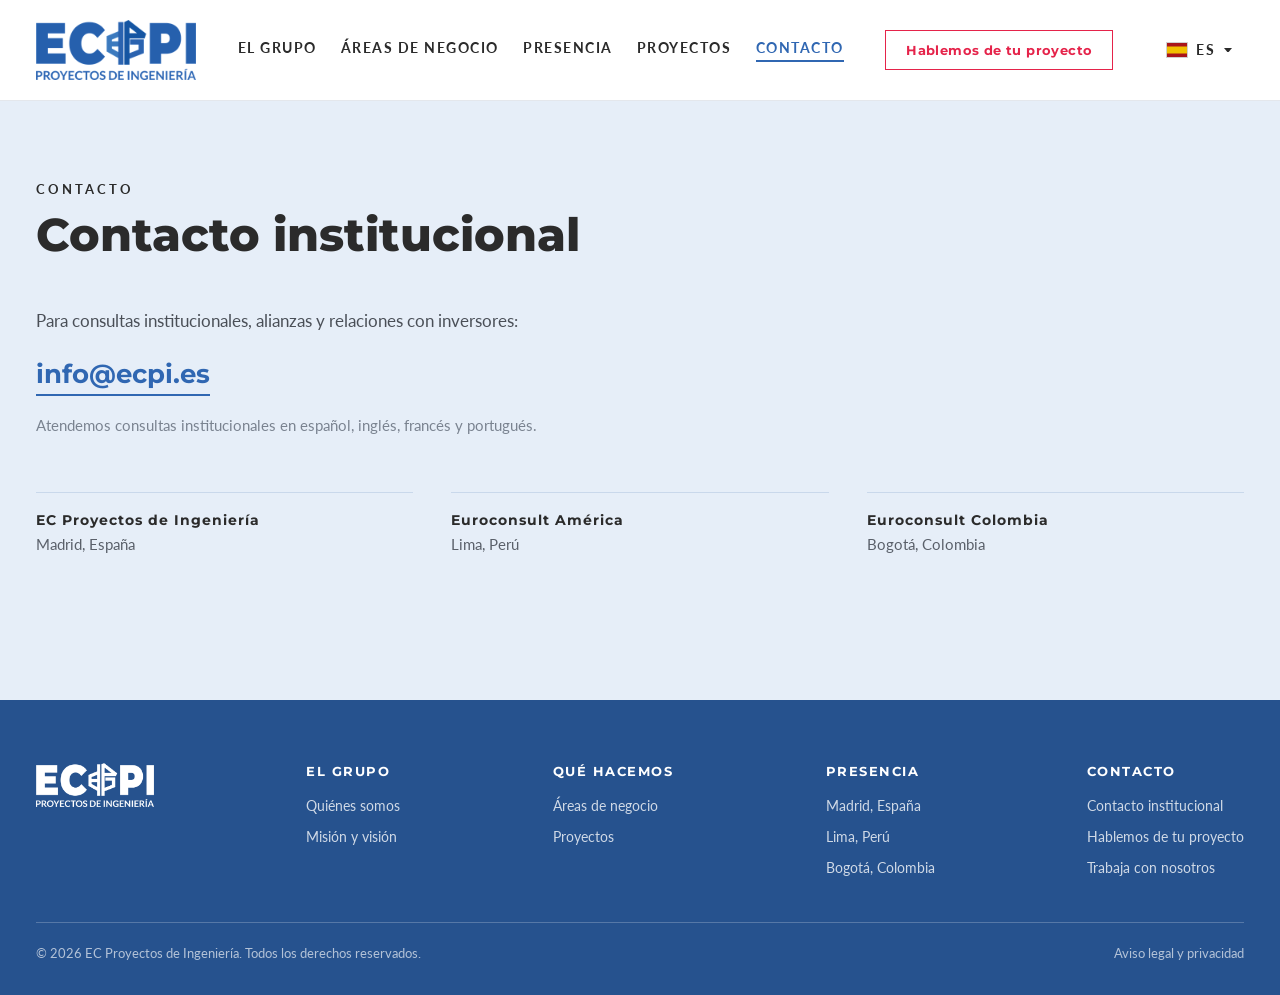
<file: contacto.html>
<!DOCTYPE html>
<html lang="es">
<head>
<meta charset="utf-8">
<meta name="viewport" content="width=device-width, initial-scale=1">
<title>Contacto — EC Proyectos de Ingeniería</title>
<meta name="description" content="Contacto institucional de EC Proyectos de Ingeniería: consultas institucionales, alianzas y relaciones con inversores.">
<meta property="og:type" content="website">
<meta property="og:title" content="Contacto — EC Proyectos de Ingeniería">
<meta property="og:description" content="Contacto institucional de EC Proyectos de Ingeniería: consultas institucionales, alianzas y relaciones con inversores.">
<link rel="icon" type="image/png" href="assets/img/favicon.png">
<link rel="apple-touch-icon" href="assets/img/apple-touch-icon.png">
<link rel="preconnect" href="https://fonts.googleapis.com">
<link rel="preconnect" href="https://fonts.gstatic.com" crossorigin>
<link rel="stylesheet" href="https://fonts.googleapis.com/css2?family=Montserrat:wght@600;700;800&family=Lato:wght@300;400;700&family=Sacramento&display=swap">
<link rel="stylesheet" href="assets/css/main.css?v=20260902e">
</head>
<body data-title-key="t_contacto" data-desc-key="d_contacto">

<a class="skip" href="#main" data-i18n="skip">Ir al contenido</a>

<header class="hdr">
  <div class="wrap" style="display:flex;align-items:center;justify-content:space-between;gap:24px;height:100px">
    <!-- LOGO ECPI -->
    <a class="lgbox" href="index.html" aria-label="EC Proyectos de Ingeniería"><img class="lg-c" src="assets/img/logo-ecpi.png" alt=""></a>
    <!-- /LOGO ECPI -->
    <nav class="navlinks" aria-label="Navegación principal" data-i18n-aria="aria_nav">
      <a href="grupo.html" data-i18n="nav1">El grupo</a>
      <a href="areas.html" data-i18n="nav2">Áreas de negocio</a>
      <a href="presencia.html" data-i18n="nav3">Presencia</a>
      <a href="proyectos.html" data-i18n="navp">Proyectos</a>
      <a href="contacto.html" data-i18n="nav5" aria-current="page">Contacto</a>
    </nav>
    <a class="btn-cta" href="hablemos.html" data-i18n="nav_cta">Hablemos de tu proyecto</a>
    <!-- SELECTOR DE IDIOMA -->
    <div class="lang">
      <button type="button" class="lang-tr" aria-haspopup="true" aria-expanded="false" aria-controls="langmenu" aria-label="Selección de idioma" data-i18n-aria="aria_lang">
        <img class="lang-fl" src="assets/img/flag-es.svg" alt="" width="24" height="16">
        <span class="lang-code">ES</span>
        <svg class="lang-car" viewBox="0 0 10 6" aria-hidden="true"><path d="M0 0h10L5 6Z" fill="currentColor"/></svg>
      </button>
      <ul class="lang-menu" id="langmenu" role="menu" hidden>
        <li role="none"><button type="button" role="menuitemradio" aria-checked="true" class="langbtn" data-lang="es"><img src="assets/img/flag-es.svg" alt="" width="24" height="16">Español</button></li>
        <li role="none"><button type="button" role="menuitemradio" aria-checked="false" class="langbtn" data-lang="en"><img src="assets/img/flag-en.svg" alt="" width="24" height="16">English</button></li>
        <li role="none"><button type="button" role="menuitemradio" aria-checked="false" class="langbtn" data-lang="fr"><img src="assets/img/flag-fr.svg" alt="" width="24" height="16">Français</button></li>
        <li role="none"><button type="button" role="menuitemradio" aria-checked="false" class="langbtn" data-lang="pt"><img src="assets/img/flag-pt.svg" alt="" width="24" height="16">Português</button></li>
      </ul>
    </div>
    <!-- /SELECTOR DE IDIOMA -->
    <!-- MENÚ MÓVIL -->
    <button type="button" class="burger" aria-label="Menú" data-i18n-aria="aria_menu" aria-expanded="false" aria-controls="menumovil">
      <span aria-hidden="true"></span><span aria-hidden="true"></span><span aria-hidden="true"></span>
    </button>
  </div>
  <nav class="menumovil" id="menumovil" aria-label="Navegación principal" data-i18n-aria="aria_nav" hidden>
    <div class="wrap">
      <a href="grupo.html" data-i18n="nav1">El grupo</a>
      <a href="areas.html" data-i18n="nav2">Áreas de negocio</a>
      <a href="presencia.html" data-i18n="nav3">Presencia</a>
      <a href="proyectos.html" data-i18n="navp">Proyectos</a>
      <a href="contacto.html" data-i18n="nav5" aria-current="page">Contacto</a>
      <a class="btn-cta" href="hablemos.html" data-i18n="nav_cta">Hablemos de tu proyecto</a>
    </div>
  </nav>
  <!-- /MENÚ MÓVIL -->
</header>
<div aria-hidden="true" style="height:100px"></div>

<main id="main">
  <section style="background:var(--azul-suave);min-height:calc(100vh - 300px)">
    <div class="wrap" style="padding-top:clamp(56px,9vh,100px);padding-bottom:clamp(60px,9vh,110px)">
      <div class="rv" style="display:flex;align-items:baseline;gap:28px;flex-wrap:wrap">
        <div style="max-width:760px">
          <p data-i18n="s5_kicker" style="font-weight:700;font-size:13px;letter-spacing:3px;text-transform:uppercase;color:var(--grafito)">Contacto</p>
          <h1 data-i18n="s5_title" style="font-family:'Montserrat',sans-serif;font-weight:800;font-size:clamp(28px,3.6vw,46px);line-height:1.15;color:var(--grafito);margin-top:12px">Contacto institucional</h1>
        </div>
      </div>
      <div class="rv" style="margin-top:clamp(36px,5vh,52px)">
        <p data-i18n="s5_p" style="font-size:17px;line-height:1.7;color:#4A4F57;max-width:560px">Para consultas institucionales, alianzas y relaciones con inversores:</p>
        <a class="linkline" href="mailto:info@ecpi.es" style="margin-top:22px;font-size:clamp(19px,2.2vw,26px);padding-bottom:4px">info@ecpi.es</a><!-- dato editable -->
        <p data-i18n="ct_note" style="font-size:14.5px;line-height:1.7;color:#7A8390;margin-top:18px;max-width:560px">Atendemos consultas institucionales en español, inglés, francés y portugués.</p>
      </div>
      <div class="cgrid rv" style="margin-top:clamp(44px,6vh,64px)">
        <div style="border-top:1px solid var(--linea-azul);padding-top:18px">
          <p style="font-family:'Montserrat',sans-serif;font-weight:700;font-size:14px;letter-spacing:1px;color:var(--grafito)">EC Proyectos de Ingeniería</p>
          <p data-i18n="hq_city" style="font-size:15px;color:#5A606A;margin-top:6px">Madrid, España</p><!-- dato editable -->
        </div>
        <div style="border-top:1px solid var(--linea-azul);padding-top:18px">
          <p style="font-family:'Montserrat',sans-serif;font-weight:700;font-size:14px;letter-spacing:1px;color:var(--grafito)">Euroconsult América</p>
          <p data-i18n="f1_city" style="font-size:15px;color:#5A606A;margin-top:6px">Lima, Perú</p><!-- dato editable -->
        </div>
        <div style="border-top:1px solid var(--linea-azul);padding-top:18px">
          <p style="font-family:'Montserrat',sans-serif;font-weight:700;font-size:14px;letter-spacing:1px;color:var(--grafito)">Euroconsult Colombia</p>
          <p data-i18n="f2_city" style="font-size:15px;color:#5A606A;margin-top:6px">Bogotá, Colombia</p><!-- dato editable -->
        </div>
      </div>
    </div>
  </section>
</main>

<footer style="background:var(--azul-oscuro);color:#fff;padding-top:clamp(48px,7vh,72px);padding-bottom:32px">
  <div class="wrap">
    <div class="fcols">
      <div>
        <!-- LOGO ECPI -->
        <img src="assets/img/logo-ecpi-blanco.png" alt="EC Proyectos de Ingeniería" style="height:44px;width:auto;display:block">
        <!-- /LOGO ECPI -->
      </div>
      <nav class="fcol" aria-label="El grupo">
        <p data-i18n="nav1">El grupo</p>
        <a href="grupo.html" data-i18n="f_quienes">Quiénes somos</a>
        <a href="grupo.html" data-i18n="f_mision">Misión y visión</a>
      </nav>
      <nav class="fcol" aria-label="Qué hacemos">
        <p data-i18n="f_hacemos">Qué hacemos</p>
        <a href="areas.html" data-i18n="s2_kicker">Áreas de negocio</a>
        <a href="proyectos.html" data-i18n="navp">Proyectos</a>
      </nav>
      <nav class="fcol" aria-label="Presencia">
        <p data-i18n="nav3">Presencia</p>
        <a href="presencia.html" data-i18n="hq_city3">Madrid, España</a>
        <a href="presencia.html" data-i18n="f1_city3">Lima, Perú</a>
        <a href="presencia.html" data-i18n="f2_city3">Bogotá, Colombia</a>
      </nav>
      <nav class="fcol" aria-label="Contacto">
        <p data-i18n="nav5">Contacto</p>
        <a href="contacto.html" data-i18n="s5_title">Contacto institucional</a>
        <a href="hablemos.html" data-i18n="nav_cta">Hablemos de tu proyecto</a>
        <a href="trabaja.html" data-i18n="nav_cv">Trabaja con nosotros</a>
      </nav>
    </div>
    <div class="flegal">
      <p data-i18n="footer_legal">© 2026 EC Proyectos de Ingeniería. Todos los derechos reservados.</p>
      <a href="legal.html" data-i18n="f_legal">Aviso legal y privacidad</a>
    </div>
  </div>
</footer>

<script src="assets/js/main.js?v=20261008a"></script>
</body>
</html>
</file>
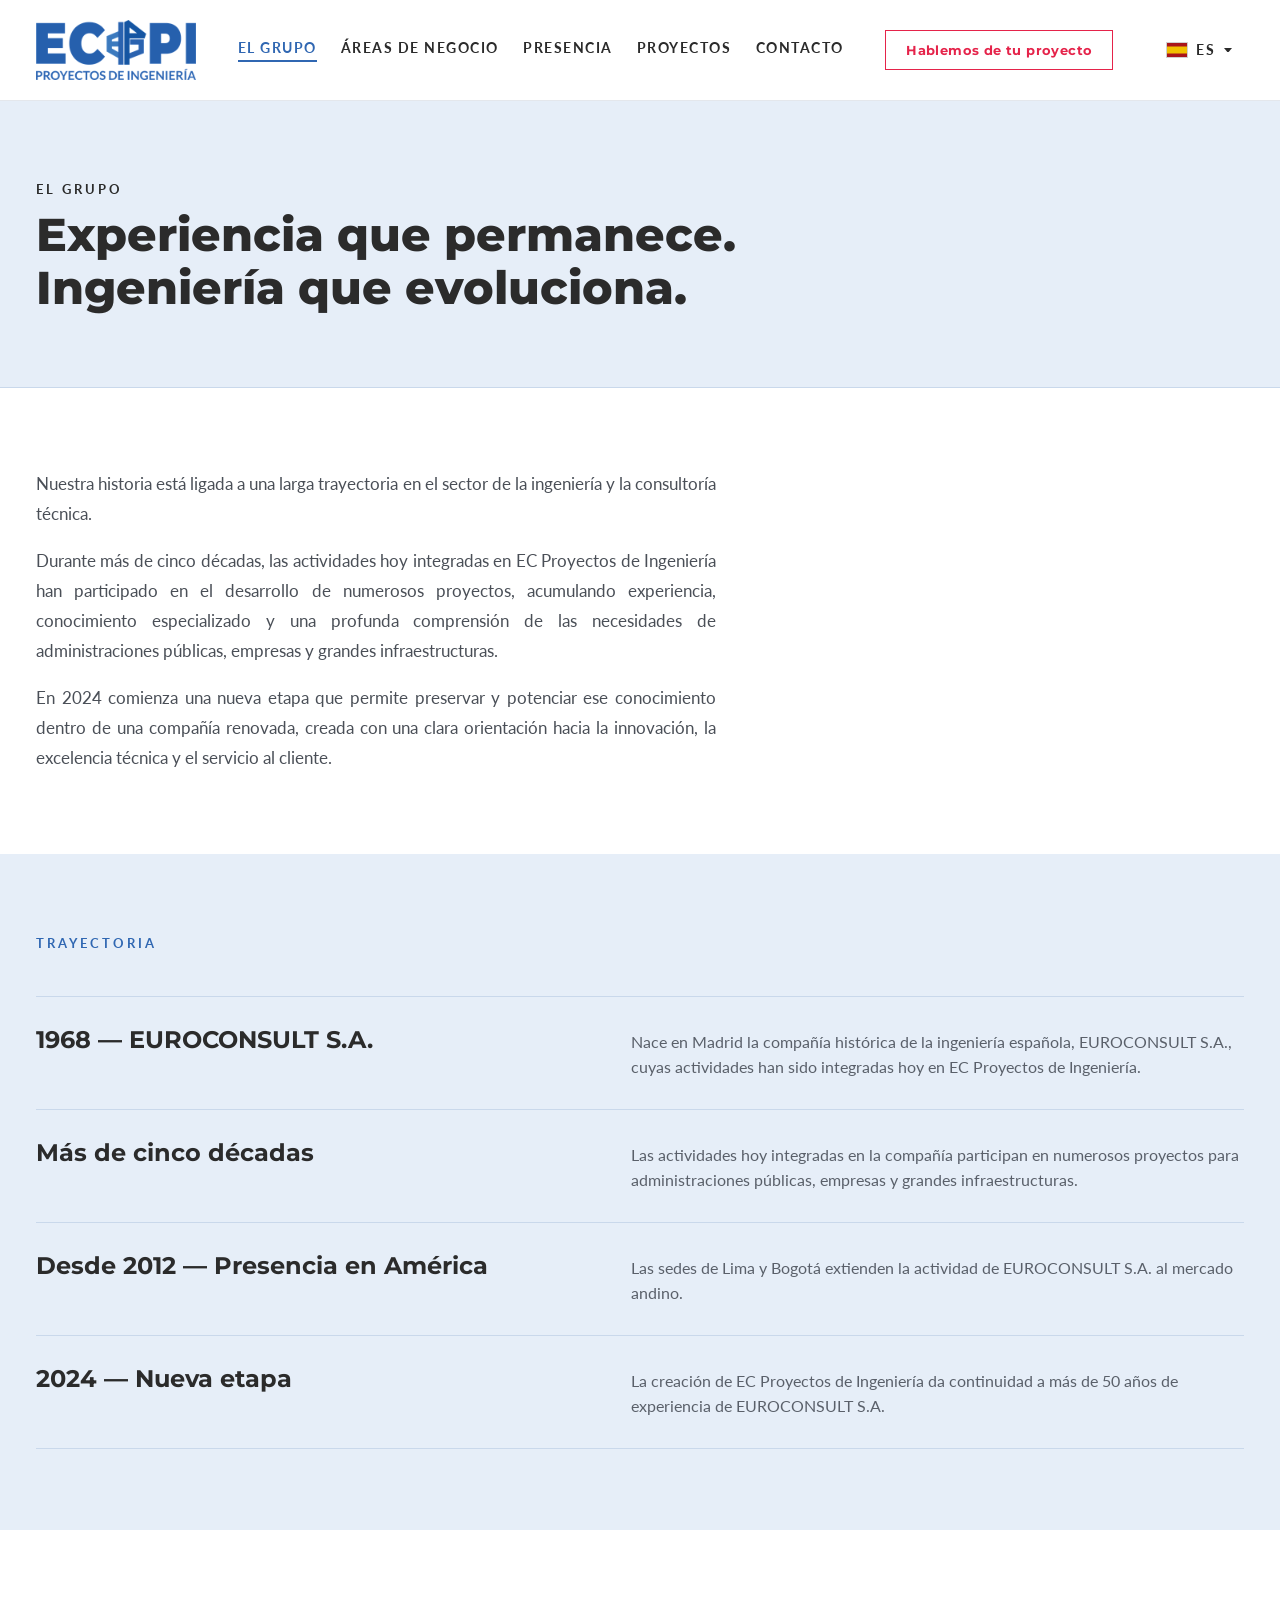
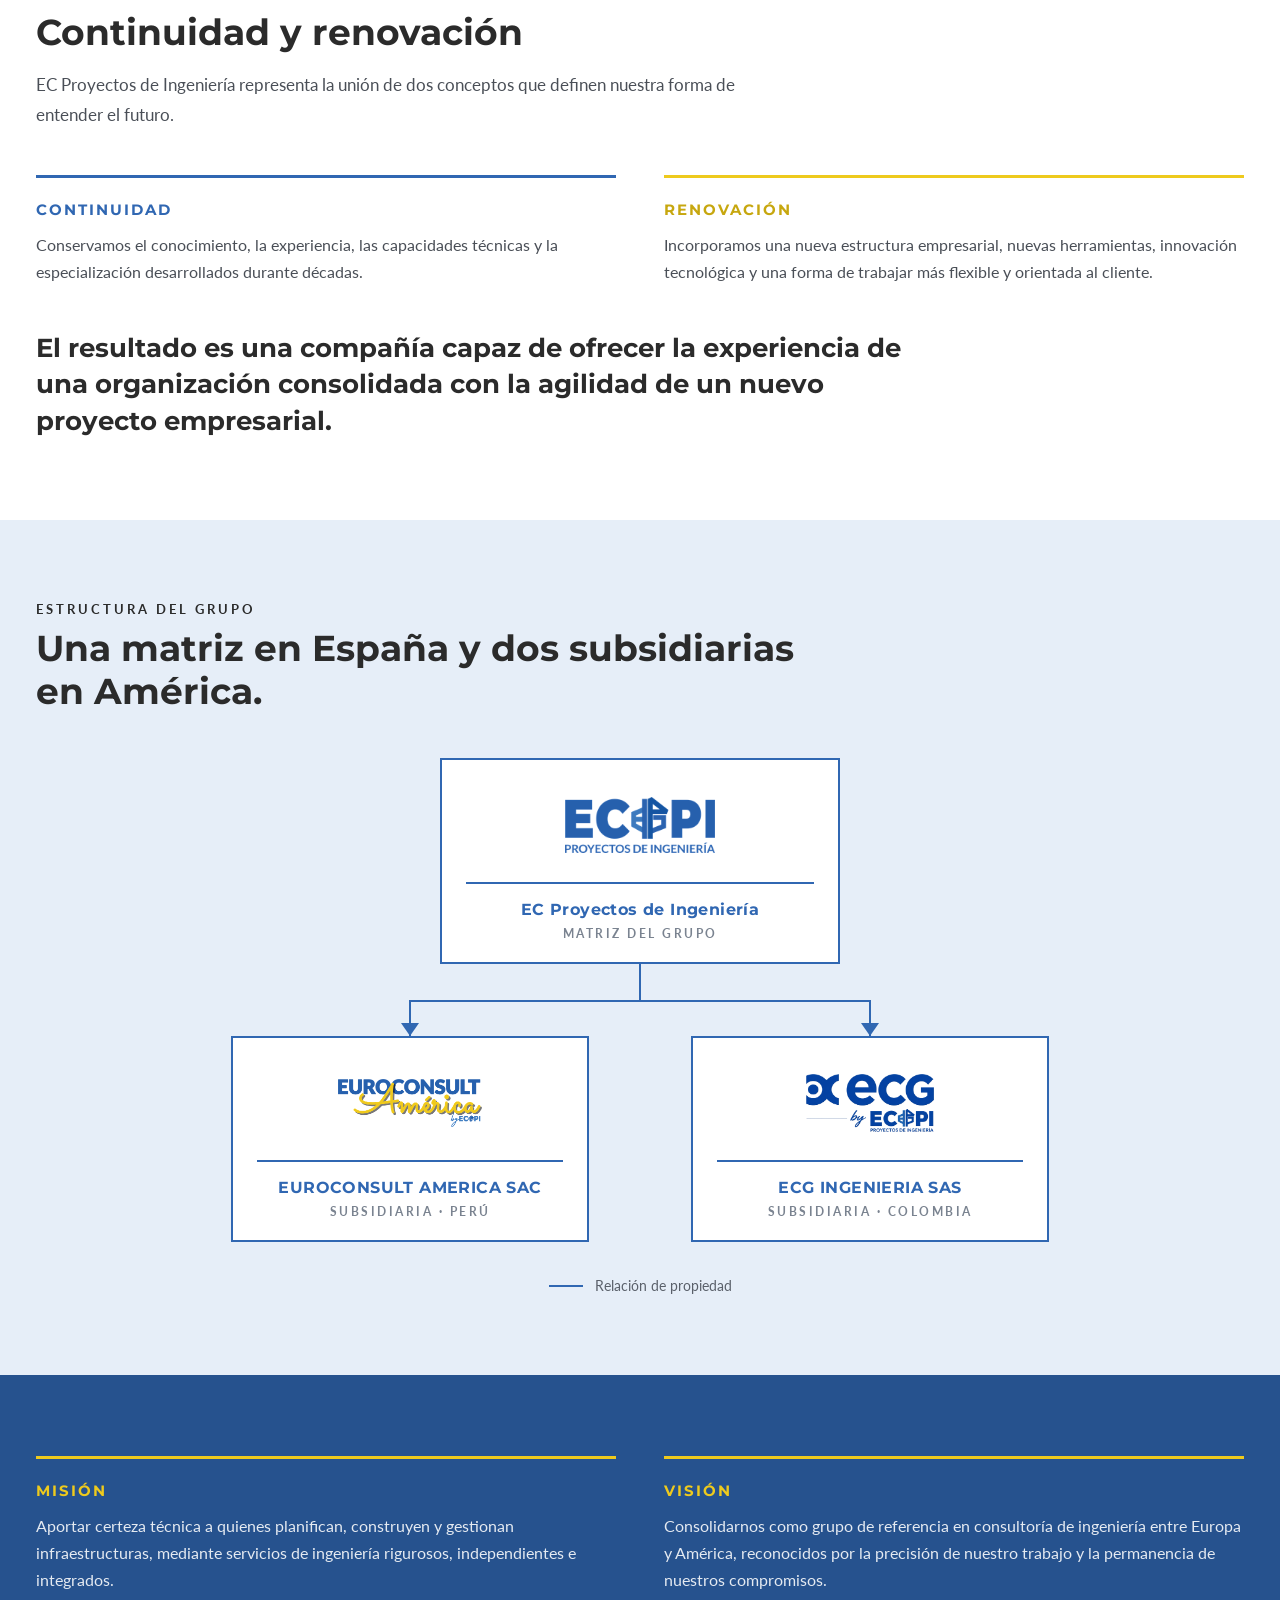
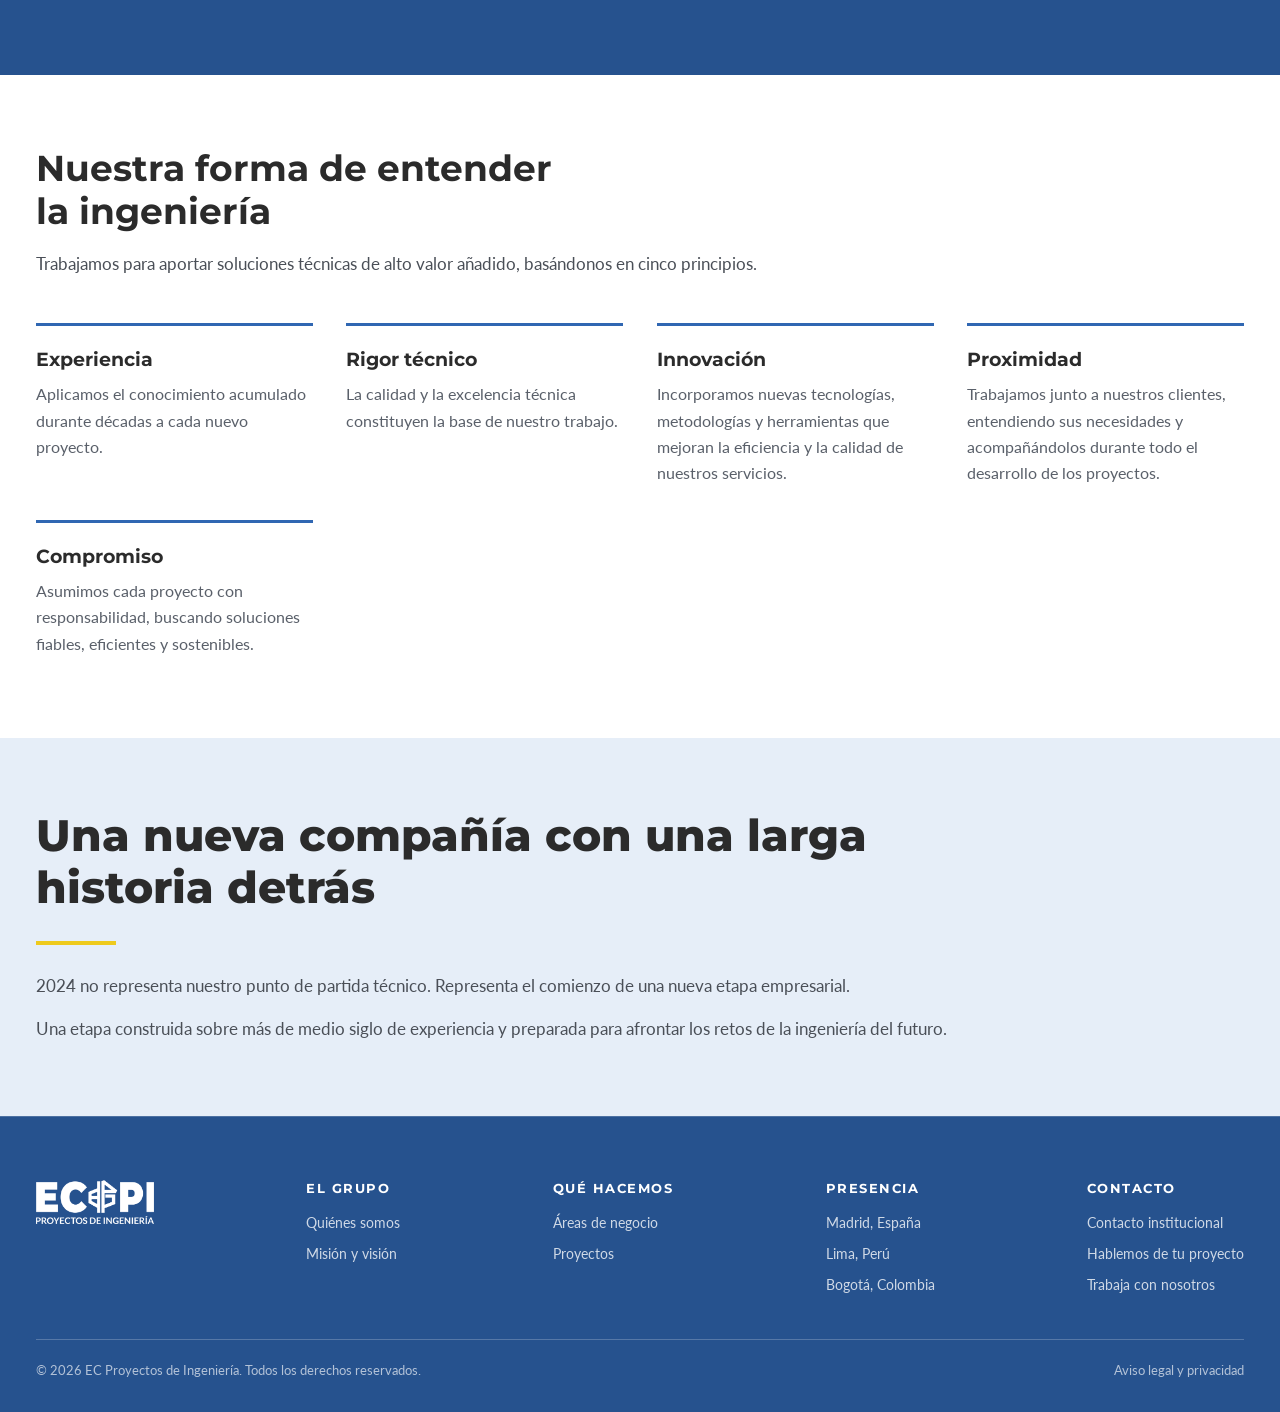
<file: grupo.html>
<!DOCTYPE html>
<html lang="es">
<head>
<meta charset="utf-8">
<meta name="viewport" content="width=device-width, initial-scale=1">
<title>El grupo — EC Proyectos de Ingeniería</title>
<meta name="description" content="EC Proyectos de Ingeniería: experiencia que permanece, ingeniería que evoluciona. Historia, continuidad y renovación, misión y visión.">
<meta property="og:type" content="website">
<meta property="og:title" content="El grupo — EC Proyectos de Ingeniería">
<meta property="og:description" content="EC Proyectos de Ingeniería: experiencia que permanece, ingeniería que evoluciona. Historia, continuidad y renovación, misión y visión.">
<link rel="icon" type="image/png" href="assets/img/favicon.png">
<link rel="apple-touch-icon" href="assets/img/apple-touch-icon.png">
<link rel="preconnect" href="https://fonts.googleapis.com">
<link rel="preconnect" href="https://fonts.gstatic.com" crossorigin>
<link rel="stylesheet" href="https://fonts.googleapis.com/css2?family=Montserrat:wght@600;700;800&family=Lato:wght@300;400;700&family=Sacramento&display=swap">
<link rel="stylesheet" href="assets/css/main.css?v=20260902e">
</head>
<body data-title-key="t_grupo" data-desc-key="d_grupo">

<a class="skip" href="#main" data-i18n="skip">Ir al contenido</a>

<header class="hdr">
  <div class="wrap" style="display:flex;align-items:center;justify-content:space-between;gap:24px;height:100px">
    <!-- LOGO ECPI -->
    <a class="lgbox" href="index.html" aria-label="EC Proyectos de Ingeniería"><img class="lg-c" src="assets/img/logo-ecpi.png" alt=""></a>
    <!-- /LOGO ECPI -->
    <nav class="navlinks" aria-label="Navegación principal" data-i18n-aria="aria_nav">
      <a href="grupo.html" data-i18n="nav1" aria-current="page">El grupo</a>
      <a href="areas.html" data-i18n="nav2">Áreas de negocio</a>
      <a href="presencia.html" data-i18n="nav3">Presencia</a>
      <a href="proyectos.html" data-i18n="navp">Proyectos</a>
      <a href="contacto.html" data-i18n="nav5">Contacto</a>
    </nav>
    <a class="btn-cta" href="hablemos.html" data-i18n="nav_cta">Hablemos de tu proyecto</a>
    <!-- SELECTOR DE IDIOMA -->
    <div class="lang">
      <button type="button" class="lang-tr" aria-haspopup="true" aria-expanded="false" aria-controls="langmenu" aria-label="Selección de idioma" data-i18n-aria="aria_lang">
        <img class="lang-fl" src="assets/img/flag-es.svg" alt="" width="24" height="16">
        <span class="lang-code">ES</span>
        <svg class="lang-car" viewBox="0 0 10 6" aria-hidden="true"><path d="M0 0h10L5 6Z" fill="currentColor"/></svg>
      </button>
      <ul class="lang-menu" id="langmenu" role="menu" hidden>
        <li role="none"><button type="button" role="menuitemradio" aria-checked="true" class="langbtn" data-lang="es"><img src="assets/img/flag-es.svg" alt="" width="24" height="16">Español</button></li>
        <li role="none"><button type="button" role="menuitemradio" aria-checked="false" class="langbtn" data-lang="en"><img src="assets/img/flag-en.svg" alt="" width="24" height="16">English</button></li>
        <li role="none"><button type="button" role="menuitemradio" aria-checked="false" class="langbtn" data-lang="fr"><img src="assets/img/flag-fr.svg" alt="" width="24" height="16">Français</button></li>
        <li role="none"><button type="button" role="menuitemradio" aria-checked="false" class="langbtn" data-lang="pt"><img src="assets/img/flag-pt.svg" alt="" width="24" height="16">Português</button></li>
      </ul>
    </div>
    <!-- /SELECTOR DE IDIOMA -->
    <!-- MENÚ MÓVIL -->
    <button type="button" class="burger" aria-label="Menú" data-i18n-aria="aria_menu" aria-expanded="false" aria-controls="menumovil">
      <span aria-hidden="true"></span><span aria-hidden="true"></span><span aria-hidden="true"></span>
    </button>
  </div>
  <nav class="menumovil" id="menumovil" aria-label="Navegación principal" data-i18n-aria="aria_nav" hidden>
    <div class="wrap">
      <a href="grupo.html" data-i18n="nav1" aria-current="page">El grupo</a>
      <a href="areas.html" data-i18n="nav2">Áreas de negocio</a>
      <a href="presencia.html" data-i18n="nav3">Presencia</a>
      <a href="proyectos.html" data-i18n="navp">Proyectos</a>
      <a href="contacto.html" data-i18n="nav5">Contacto</a>
      <a class="btn-cta" href="hablemos.html" data-i18n="nav_cta">Hablemos de tu proyecto</a>
    </div>
  </nav>
  <!-- /MENÚ MÓVIL -->
</header>
<div aria-hidden="true" style="height:100px"></div>

<main id="main">
  <section style="background:var(--azul-suave);border-bottom:1px solid var(--linea-azul)">
    <div class="wrap" style="display:flex;align-items:baseline;gap:28px;flex-wrap:wrap;padding-top:clamp(56px,9vh,100px);padding-bottom:clamp(48px,8vh,90px)">
      <div style="max-width:760px">
        <p data-i18n="s1_kicker" style="font-weight:700;font-size:13px;letter-spacing:3px;text-transform:uppercase;color:var(--grafito)">El grupo</p>
        <h1 data-i18n="s1_title" style="font-family:'Montserrat',sans-serif;font-weight:800;font-size:clamp(28px,3.6vw,46px);line-height:1.15;color:var(--grafito);margin-top:12px;text-wrap:pretty">Experiencia que permanece. Ingeniería que evoluciona.</h1>
      </div>
    </div>
  </section>

  <section style="background:var(--blanco);padding-top:clamp(60px,9vh,110px);padding-bottom:clamp(60px,9vh,110px)">
    <div class="wrap">
      <div class="rv" style="max-width:680px">
        <p data-i18n="s1_p1" style="font-size:17px;line-height:1.75;text-align:justify;-webkit-hyphens:auto;hyphens:auto;color:#4A4F57">Nuestra historia está ligada a una larga trayectoria en el sector de la ingeniería y la consultoría técnica.</p>
        <p data-i18n="s1_p2" style="font-size:17px;line-height:1.75;text-align:justify;-webkit-hyphens:auto;hyphens:auto;color:#4A4F57;margin-top:18px">Durante más de cinco décadas, las actividades hoy integradas en EC Proyectos de Ingeniería han participado en el desarrollo de numerosos proyectos, acumulando experiencia, conocimiento especializado y una profunda comprensión de las necesidades de administraciones públicas, empresas y grandes infraestructuras.</p>
        <p data-i18n="s1_p3" style="font-size:17px;line-height:1.75;text-align:justify;-webkit-hyphens:auto;hyphens:auto;color:#4A4F57;margin-top:18px">En 2024 comienza una nueva etapa que permite preservar y potenciar ese conocimiento dentro de una compañía renovada, creada con una clara orientación hacia la innovación, la excelencia técnica y el servicio al cliente.</p>
      </div>
    </div>
  </section>

  <section style="background:var(--azul-suave);padding-top:clamp(60px,9vh,100px);padding-bottom:clamp(60px,9vh,100px)">
    <div class="wrap">
      <p data-i18n="hito_k" class="rv" style="font-weight:700;font-size:13px;letter-spacing:3px;text-transform:uppercase;color:var(--azul);margin-bottom:clamp(32px,5vh,48px)">Trayectoria</p>
      <ol style="list-style:none">
        <li class="arearow rv" style="border-top:1px solid var(--linea-azul);padding-top:28px;padding-bottom:28px">
          <h2 data-i18n="hito1_t" style="font-family:'Montserrat',sans-serif;font-weight:700;font-size:clamp(19px,2vw,24px);line-height:1.25;color:var(--grafito)">1968 — EUROCONSULT S.A.</h2>
          <p data-i18n="hito1_p" style="font-size:15.5px;line-height:1.65;color:#5A606A">Nace en Madrid la compañía histórica de la ingeniería española, EUROCONSULT S.A., cuyas actividades han sido integradas hoy en EC Proyectos de Ingeniería.</p>
        </li>
        <li class="arearow rv" style="border-top:1px solid var(--linea-azul);padding-top:28px;padding-bottom:28px">
          <h2 data-i18n="hito2_t" style="font-family:'Montserrat',sans-serif;font-weight:700;font-size:clamp(19px,2vw,24px);line-height:1.25;color:var(--grafito)">Más de cinco décadas</h2>
          <p data-i18n="hito2_p" style="font-size:15.5px;line-height:1.65;color:#5A606A">Las actividades hoy integradas en la compañía participan en numerosos proyectos para administraciones públicas, empresas y grandes infraestructuras.</p>
        </li>
        <li class="arearow rv" style="border-top:1px solid var(--linea-azul);padding-top:28px;padding-bottom:28px">
          <h2 data-i18n="hito3_t" style="font-family:'Montserrat',sans-serif;font-weight:700;font-size:clamp(19px,2vw,24px);line-height:1.25;color:var(--grafito)">Desde 2012 — Presencia en América</h2>
          <p data-i18n="hito3_p" style="font-size:15.5px;line-height:1.65;color:#5A606A">Las sedes de Lima y Bogotá extienden la actividad de EUROCONSULT S.A. al mercado andino.</p>
        </li>
        <li class="arearow rv" style="border-top:1px solid var(--linea-azul);border-bottom:1px solid var(--linea-azul);padding-top:28px;padding-bottom:28px">
          <h2 data-i18n="hito4_t" style="font-family:'Montserrat',sans-serif;font-weight:700;font-size:clamp(19px,2vw,24px);line-height:1.25;color:var(--grafito)">2024 — Nueva etapa</h2>
          <p data-i18n="hito4_p" style="font-size:15.5px;line-height:1.65;color:#5A606A">La creación de EC Proyectos de Ingeniería da continuidad a más de 50 años de experiencia de EUROCONSULT S.A.</p>
        </li>
      </ol>
    </div>
  </section>

  <!-- CONTINUIDAD Y RENOVACIÓN -->
  <section style="background:var(--blanco);padding-top:clamp(60px,9vh,100px);padding-bottom:clamp(60px,9vh,100px)">
    <div class="wrap">
      <div class="rv" style="max-width:760px;margin-bottom:clamp(32px,5vh,52px)">
        <h2 data-i18n="cr_title" style="font-family:'Montserrat',sans-serif;font-weight:700;font-size:clamp(24px,2.8vw,36px);line-height:1.2;color:var(--grafito);text-wrap:pretty">Continuidad y renovación</h2>
        <p data-i18n="cr_intro" style="font-size:17px;line-height:1.75;color:#4A4F57;margin-top:16px">EC Proyectos de Ingeniería representa la unión de dos conceptos que definen nuestra forma de entender el futuro.</p>
      </div>
      <div class="gmv rv">
        <div style="border-top:3px solid var(--azul);padding-top:22px">
          <h3 data-i18n="cr1_t" style="font-family:'Montserrat',sans-serif;font-weight:700;font-size:15px;letter-spacing:2px;text-transform:uppercase;color:var(--azul)">Continuidad</h3>
          <p data-i18n="cr1_p" style="font-size:16px;line-height:1.7;color:#4A4F57;margin-top:12px">Conservamos el conocimiento, la experiencia, las capacidades técnicas y la especialización desarrollados durante décadas.</p>
        </div>
        <div style="border-top:3px solid var(--amarillo);padding-top:22px">
          <h3 data-i18n="cr2_t" style="font-family:'Montserrat',sans-serif;font-weight:700;font-size:15px;letter-spacing:2px;text-transform:uppercase;color:var(--amarillo-oscuro)">Renovación</h3>
          <p data-i18n="cr2_p" style="font-size:16px;line-height:1.7;color:#4A4F57;margin-top:12px">Incorporamos una nueva estructura empresarial, nuevas herramientas, innovación tecnológica y una forma de trabajar más flexible y orientada al cliente.</p>
        </div>
      </div>
      <p data-i18n="cr_out" class="rv" style="font-family:'Montserrat',sans-serif;font-weight:700;font-size:clamp(19px,2.1vw,26px);line-height:1.4;color:var(--grafito);max-width:900px;margin-top:clamp(36px,5vh,56px);text-wrap:pretty">El resultado es una compañía capaz de ofrecer la experiencia de una organización consolidada con la agilidad de un nuevo proyecto empresarial.</p>
    </div>
  </section>
  <!-- /CONTINUIDAD Y RENOVACIÓN -->

  <!-- ORGANIGRAMA -->
  <section style="background:var(--azul-suave);padding-top:clamp(60px,9vh,100px);padding-bottom:clamp(60px,9vh,100px)">
    <div class="wrap">
      <div class="rv" style="max-width:760px;margin-bottom:clamp(36px,5vh,58px)">
        <p data-i18n="org_kicker" style="font-weight:700;font-size:13px;letter-spacing:3px;text-transform:uppercase;color:var(--grafito)">Estructura del grupo</p>
        <h2 data-i18n="org_title" style="font-family:'Montserrat',sans-serif;font-weight:700;font-size:clamp(24px,2.8vw,36px);line-height:1.2;color:var(--grafito);margin-top:10px;text-wrap:pretty">Una matriz en España y dos subsidiarias en América.</h2>
      </div>
      <ul class="org rv">
        <li>
          <div class="orgcard">
            <div class="orgcard-l"><img src="assets/img/logo-ecpi.png" alt="" style="height:56px"></div>
            <p class="orgcard-n">EC Proyectos de Ingeniería</p><!-- dato editable -->
            <p class="orgcard-r" data-i18n="org_matriz">Matriz del grupo</p>
          </div>
          <ul>
            <li>
              <div class="orgcard">
                <div class="orgcard-l"><img src="assets/img/logo-euroconsult-america.png" alt="" style="height:48px"></div>
                <p class="orgcard-n">EUROCONSULT AMERICA SAC</p><!-- dato editable -->
                <p class="orgcard-r" data-i18n="org_sub1">Subsidiaria · Perú</p>
              </div>
            </li>
            <li>
              <div class="orgcard">
                <div class="orgcard-l"><img src="assets/img/logo-euroconsult-colombia.png" alt="" style="height:58px"></div>
                <p class="orgcard-n">ECG INGENIERIA SAS</p><!-- dato editable -->
                <p class="orgcard-r" data-i18n="org_sub2">Subsidiaria · Colombia</p>
              </div>
            </li>
          </ul>
        </li>
      </ul>
      <p class="org-legend rv" data-i18n="org_legend">Relación de propiedad</p>
    </div>
  </section>
  <!-- /ORGANIGRAMA -->

  <section style="background:var(--azul-oscuro);padding-top:clamp(60px,9vh,100px);padding-bottom:clamp(60px,9vh,100px)">
    <div class="wrap gmv rv">
      <div style="border-top:3px solid var(--amarillo);padding-top:22px">
        <h2 data-i18n="mis_t" style="font-family:'Montserrat',sans-serif;font-weight:700;font-size:15px;letter-spacing:2px;text-transform:uppercase;color:var(--amarillo)">Misión</h2>
        <p data-i18n="mis_p" style="font-size:16px;line-height:1.7;color:rgba(255,255,255,.88);margin-top:12px">Aportar certeza técnica a quienes planifican, construyen y gestionan infraestructuras, mediante servicios de ingeniería rigurosos, independientes e integrados.</p>
      </div>
      <div style="border-top:3px solid var(--amarillo);padding-top:22px">
        <h2 data-i18n="vis_t" style="font-family:'Montserrat',sans-serif;font-weight:700;font-size:15px;letter-spacing:2px;text-transform:uppercase;color:var(--amarillo)">Visión</h2>
        <p data-i18n="vis_p" style="font-size:16px;line-height:1.7;color:rgba(255,255,255,.88);margin-top:12px">Consolidarnos como grupo de referencia en consultoría de ingeniería entre Europa y América, reconocidos por la precisión de nuestro trabajo y la permanencia de nuestros compromisos.</p>
      </div>
    </div>
  </section>

  <!-- FORMA DE ENTENDER LA INGENIERIA -->
  <section style="background:var(--blanco);padding-top:clamp(56px,8vh,90px);padding-bottom:clamp(60px,9vh,110px)">
    <div class="wrap">
      <div class="rv" style="max-width:760px;margin-bottom:clamp(32px,5vh,52px)">
        <h2 data-i18n="fi_title" style="font-family:'Montserrat',sans-serif;font-weight:700;font-size:clamp(24px,2.8vw,36px);line-height:1.2;color:var(--grafito);text-wrap:pretty">Nuestra forma de entender la ingeniería</h2>
        <p data-i18n="fi_intro" style="font-size:17px;line-height:1.75;color:#4A4F57;margin-top:16px">Trabajamos para aportar soluciones técnicas de alto valor añadido, basándonos en cinco principios.</p>
      </div>
      <div class="pri rv">
        <div style="border-top:3px solid var(--azul);padding-top:22px">
          <h3 data-i18n="pri1_t" style="font-family:'Montserrat',sans-serif;font-weight:700;font-size:19px;color:var(--grafito)">Experiencia</h3>
          <p data-i18n="pri1_p" style="font-size:15.5px;line-height:1.7;color:#5A606A;margin-top:10px">Aplicamos el conocimiento acumulado durante décadas a cada nuevo proyecto.</p>
        </div>
        <div style="border-top:3px solid var(--azul);padding-top:22px">
          <h3 data-i18n="pri2_t" style="font-family:'Montserrat',sans-serif;font-weight:700;font-size:19px;color:var(--grafito)">Rigor técnico</h3>
          <p data-i18n="pri2_p" style="font-size:15.5px;line-height:1.7;color:#5A606A;margin-top:10px">La calidad y la excelencia técnica constituyen la base de nuestro trabajo.</p>
        </div>
        <div style="border-top:3px solid var(--azul);padding-top:22px">
          <h3 data-i18n="pri3_t" style="font-family:'Montserrat',sans-serif;font-weight:700;font-size:19px;color:var(--grafito)">Innovación</h3>
          <p data-i18n="pri3_p" style="font-size:15.5px;line-height:1.7;color:#5A606A;margin-top:10px">Incorporamos nuevas tecnologías, metodologías y herramientas que mejoran la eficiencia y la calidad de nuestros servicios.</p>
        </div>
        <div style="border-top:3px solid var(--azul);padding-top:22px">
          <h3 data-i18n="pri4_t" style="font-family:'Montserrat',sans-serif;font-weight:700;font-size:19px;color:var(--grafito)">Proximidad</h3>
          <p data-i18n="pri4_p" style="font-size:15.5px;line-height:1.7;color:#5A606A;margin-top:10px">Trabajamos junto a nuestros clientes, entendiendo sus necesidades y acompañándolos durante todo el desarrollo de los proyectos.</p>
        </div>
        <div style="border-top:3px solid var(--azul);padding-top:22px">
          <h3 data-i18n="pri5_t" style="font-family:'Montserrat',sans-serif;font-weight:700;font-size:19px;color:var(--grafito)">Compromiso</h3>
          <p data-i18n="pri5_p" style="font-size:15.5px;line-height:1.7;color:#5A606A;margin-top:10px">Asumimos cada proyecto con responsabilidad, buscando soluciones fiables, eficientes y sostenibles.</p>
        </div>
      </div>
    </div>
  </section>
  <!-- /FORMA DE ENTENDER LA INGENIERIA -->

  <!-- CIERRE -->
  <section style="background:var(--azul-suave);padding-top:clamp(56px,8vh,96px);padding-bottom:clamp(56px,8vh,96px)">
    <div class="wrap">
      <div class="rv" style="max-width:1000px">
        <h2 data-i18n="nc_title" style="font-family:'Montserrat',sans-serif;font-weight:800;font-size:clamp(26px,3.4vw,44px);line-height:1.2;color:var(--grafito);text-wrap:pretty">Una nueva compañía con una larga historia detrás</h2>
        <div aria-hidden="true" style="width:80px;height:4px;background:var(--amarillo);margin:26px 0"></div>
        <p data-i18n="nc_p1" style="font-size:17px;line-height:1.75;color:#4A4F57">2024 no representa nuestro punto de partida técnico. Representa el comienzo de una nueva etapa empresarial.</p>
        <p data-i18n="nc_p2" style="font-size:17px;line-height:1.75;color:#4A4F57;margin-top:14px">Una etapa construida sobre más de medio siglo de experiencia y preparada para afrontar los retos de la ingeniería del futuro.</p>
      </div>
    </div>
  </section>
  <!-- /CIERRE -->
</main>

<footer style="background:var(--azul-oscuro);border-top:1px solid rgba(255,255,255,.18);color:#fff;padding-top:clamp(48px,7vh,72px);padding-bottom:32px">
  <div class="wrap">
    <div class="fcols">
      <div>
        <!-- LOGO ECPI -->
        <img src="assets/img/logo-ecpi-blanco.png" alt="EC Proyectos de Ingeniería" style="height:44px;width:auto;display:block">
        <!-- /LOGO ECPI -->
      </div>
      <nav class="fcol" aria-label="El grupo">
        <p data-i18n="nav1">El grupo</p>
        <a href="grupo.html" data-i18n="f_quienes">Quiénes somos</a>
        <a href="grupo.html" data-i18n="f_mision">Misión y visión</a>
      </nav>
      <nav class="fcol" aria-label="Qué hacemos">
        <p data-i18n="f_hacemos">Qué hacemos</p>
        <a href="areas.html" data-i18n="s2_kicker">Áreas de negocio</a>
        <a href="proyectos.html" data-i18n="navp">Proyectos</a>
      </nav>
      <nav class="fcol" aria-label="Presencia">
        <p data-i18n="nav3">Presencia</p>
        <a href="presencia.html" data-i18n="hq_city3">Madrid, España</a>
        <a href="presencia.html" data-i18n="f1_city3">Lima, Perú</a>
        <a href="presencia.html" data-i18n="f2_city3">Bogotá, Colombia</a>
      </nav>
      <nav class="fcol" aria-label="Contacto">
        <p data-i18n="nav5">Contacto</p>
        <a href="contacto.html" data-i18n="s5_title">Contacto institucional</a>
        <a href="hablemos.html" data-i18n="nav_cta">Hablemos de tu proyecto</a>
        <a href="trabaja.html" data-i18n="nav_cv">Trabaja con nosotros</a>
      </nav>
    </div>
    <div class="flegal">
      <p data-i18n="footer_legal">© 2026 EC Proyectos de Ingeniería. Todos los derechos reservados.</p>
      <a href="legal.html" data-i18n="f_legal">Aviso legal y privacidad</a>
    </div>
  </div>
</footer>

<script src="assets/js/main.js?v=20261008a"></script>
</body>
</html>
</file>
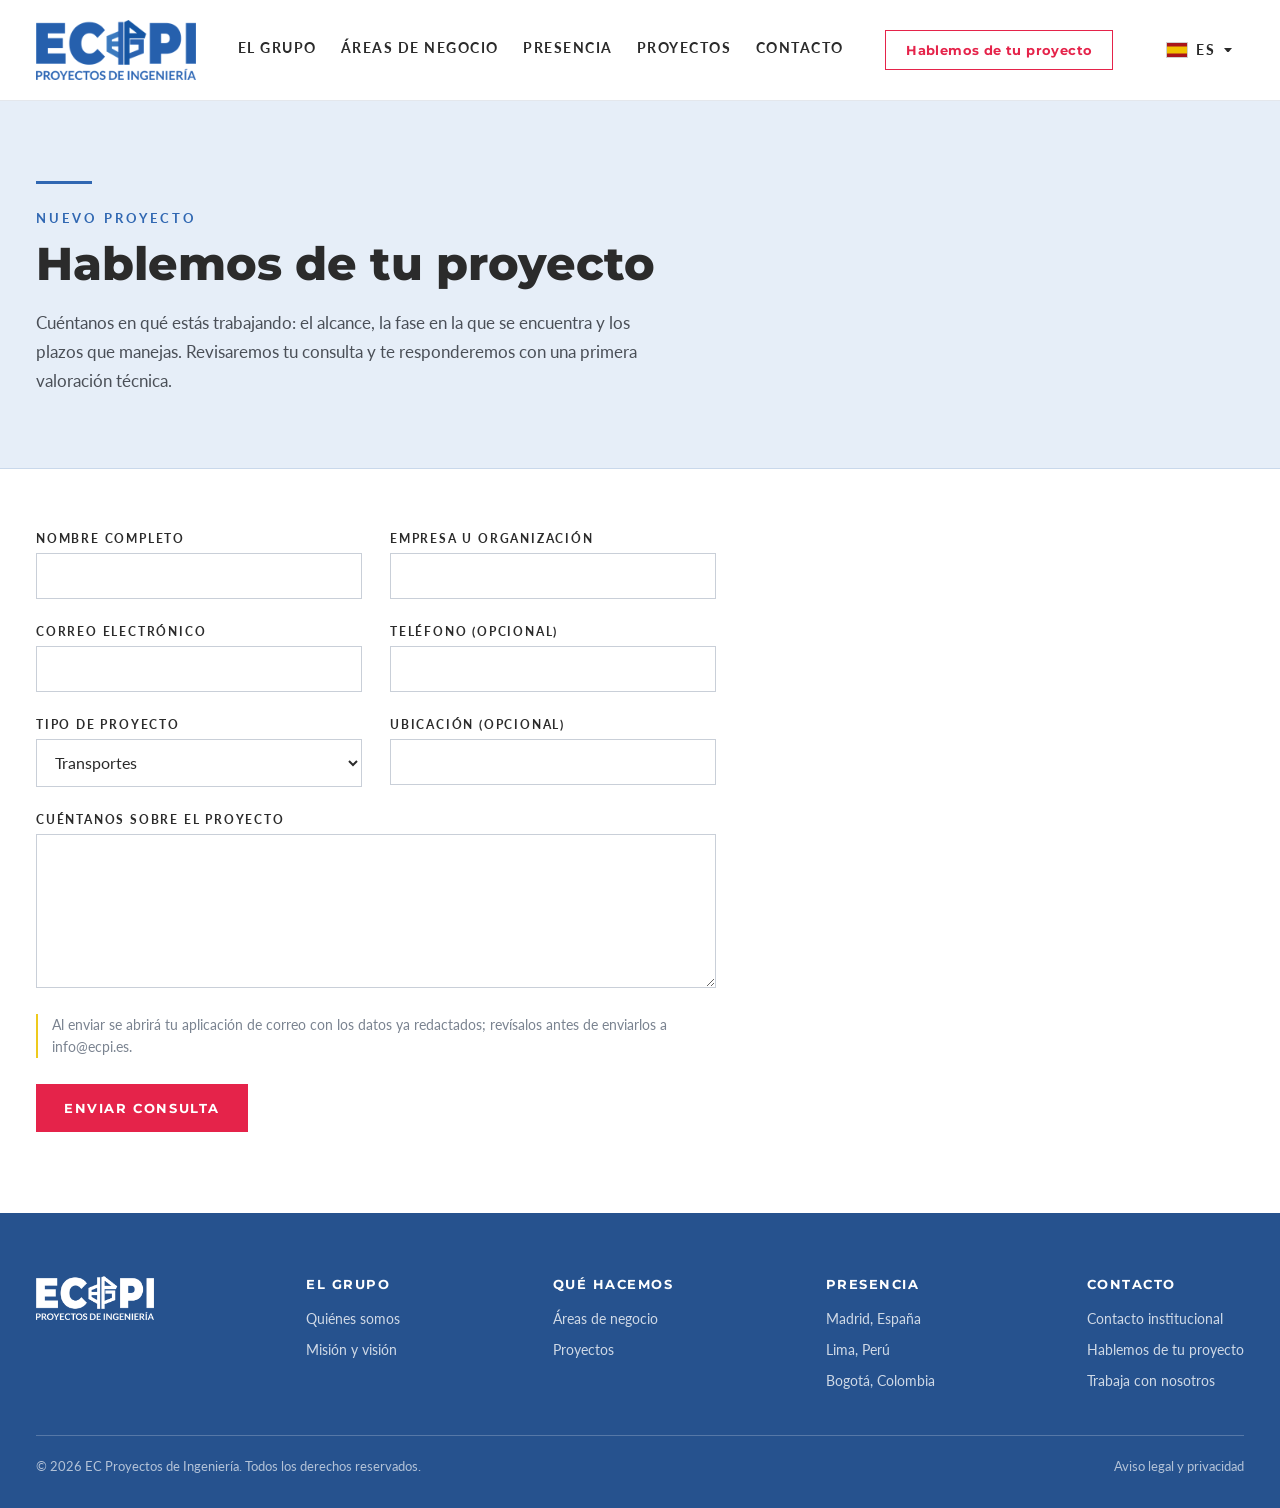
<file: hablemos.html>
<!DOCTYPE html>
<html lang="es">
<head>
<meta charset="utf-8">
<meta name="viewport" content="width=device-width, initial-scale=1">
<title>Hablemos de tu proyecto — EC Proyectos de Ingeniería</title>
<meta name="description" content="Cuéntanos tu proyecto y lo revisará el equipo técnico de EC Proyectos de Ingeniería: alcance, fase y plazos, para responderte con una primera valoración.">
<meta property="og:type" content="website">
<meta property="og:title" content="Hablemos de tu proyecto — EC Proyectos de Ingeniería">
<meta property="og:description" content="Cuéntanos tu proyecto y lo revisará el equipo técnico de EC Proyectos de Ingeniería: alcance, fase y plazos, para responderte con una primera valoración.">
<link rel="icon" type="image/png" href="assets/img/favicon.png">
<link rel="apple-touch-icon" href="assets/img/apple-touch-icon.png">
<link rel="preconnect" href="https://fonts.googleapis.com">
<link rel="preconnect" href="https://fonts.gstatic.com" crossorigin>
<link rel="stylesheet" href="https://fonts.googleapis.com/css2?family=Montserrat:wght@600;700;800&family=Lato:wght@300;400;700&family=Sacramento&display=swap">
<link rel="stylesheet" href="assets/css/main.css?v=20260902e">
</head>
<body data-title-key="t_hablemos" data-desc-key="d_hablemos">

<a class="skip" href="#main" data-i18n="skip">Ir al contenido</a>

<header class="hdr">
  <div class="wrap" style="display:flex;align-items:center;justify-content:space-between;gap:24px;height:100px">
    <!-- LOGO ECPI -->
    <a class="lgbox" href="index.html" aria-label="EC Proyectos de Ingeniería"><img class="lg-c" src="assets/img/logo-ecpi.png" alt=""></a>
    <!-- /LOGO ECPI -->
    <nav class="navlinks" aria-label="Navegación principal" data-i18n-aria="aria_nav">
      <a href="grupo.html" data-i18n="nav1">El grupo</a>
      <a href="areas.html" data-i18n="nav2">Áreas de negocio</a>
      <a href="presencia.html" data-i18n="nav3">Presencia</a>
      <a href="proyectos.html" data-i18n="navp">Proyectos</a>
      <a href="contacto.html" data-i18n="nav5">Contacto</a>
    </nav>
    <a class="btn-cta" href="hablemos.html" data-i18n="nav_cta" aria-current="page">Hablemos de tu proyecto</a>
    <!-- SELECTOR DE IDIOMA -->
    <div class="lang">
      <button type="button" class="lang-tr" aria-haspopup="true" aria-expanded="false" aria-controls="langmenu" aria-label="Selección de idioma" data-i18n-aria="aria_lang">
        <img class="lang-fl" src="assets/img/flag-es.svg" alt="" width="24" height="16">
        <span class="lang-code">ES</span>
        <svg class="lang-car" viewBox="0 0 10 6" aria-hidden="true"><path d="M0 0h10L5 6Z" fill="currentColor"/></svg>
      </button>
      <ul class="lang-menu" id="langmenu" role="menu" hidden>
        <li role="none"><button type="button" role="menuitemradio" aria-checked="true" class="langbtn" data-lang="es"><img src="assets/img/flag-es.svg" alt="" width="24" height="16">Español</button></li>
        <li role="none"><button type="button" role="menuitemradio" aria-checked="false" class="langbtn" data-lang="en"><img src="assets/img/flag-en.svg" alt="" width="24" height="16">English</button></li>
        <li role="none"><button type="button" role="menuitemradio" aria-checked="false" class="langbtn" data-lang="fr"><img src="assets/img/flag-fr.svg" alt="" width="24" height="16">Français</button></li>
        <li role="none"><button type="button" role="menuitemradio" aria-checked="false" class="langbtn" data-lang="pt"><img src="assets/img/flag-pt.svg" alt="" width="24" height="16">Português</button></li>
      </ul>
    </div>
    <!-- /SELECTOR DE IDIOMA -->
    <!-- MENÚ MÓVIL -->
    <button type="button" class="burger" aria-label="Menú" data-i18n-aria="aria_menu" aria-expanded="false" aria-controls="menumovil">
      <span aria-hidden="true"></span><span aria-hidden="true"></span><span aria-hidden="true"></span>
    </button>
  </div>
  <nav class="menumovil" id="menumovil" aria-label="Navegación principal" data-i18n-aria="aria_nav" hidden>
    <div class="wrap">
      <a href="grupo.html" data-i18n="nav1">El grupo</a>
      <a href="areas.html" data-i18n="nav2">Áreas de negocio</a>
      <a href="presencia.html" data-i18n="nav3">Presencia</a>
      <a href="proyectos.html" data-i18n="navp">Proyectos</a>
      <a href="contacto.html" data-i18n="nav5">Contacto</a>
      <a class="btn-cta" href="hablemos.html" data-i18n="nav_cta" aria-current="page">Hablemos de tu proyecto</a>
    </div>
  </nav>
  <!-- /MENÚ MÓVIL -->
</header>
<div aria-hidden="true" style="height:100px"></div>

<main id="main">
  <section style="background:var(--azul-suave);border-bottom:1px solid var(--linea-azul)">
    <div class="wrap" style="padding-top:clamp(56px,9vh,100px);padding-bottom:clamp(48px,8vh,90px)">
      <div aria-hidden="true" style="width:56px;height:3px;background:var(--azul);margin-bottom:26px"></div>
      <p data-i18n="hb_kicker" style="font-weight:700;font-size:13px;letter-spacing:3px;text-transform:uppercase;color:var(--azul)">Nuevo proyecto</p>
      <h1 data-i18n="nav_cta" style="font-family:'Montserrat',sans-serif;font-weight:800;font-size:clamp(28px,3.6vw,46px);line-height:1.15;color:var(--grafito);margin-top:12px;max-width:760px;text-wrap:pretty">Hablemos de tu proyecto</h1>
      <p data-i18n="hb_p" style="font-size:17px;line-height:1.7;color:#4A4F57;margin-top:18px;max-width:620px">Cuéntanos en qué estás trabajando: el alcance, la fase en la que se encuentra y los plazos que manejas. Revisaremos tu consulta y te responderemos con una primera valoración técnica.</p>
    </div>
  </section>

  <section style="background:var(--blanco);padding-top:clamp(48px,7vh,80px);padding-bottom:clamp(60px,9vh,110px)">
    <div class="wrap">
      <form id="pjform" style="max-width:680px;display:flex;flex-direction:column;gap:26px" novalidate>
        <div class="f2">
          <div class="field">
            <label for="pj-nombre" data-i18n="fm_nombre">Nombre completo</label>
            <input id="pj-nombre" name="nombre" type="text" required autocomplete="name">
          </div>
          <div class="field">
            <label for="pj-empresa" data-i18n="fh_empresa">Empresa u organización</label>
            <input id="pj-empresa" name="empresa" type="text" autocomplete="organization">
          </div>
        </div>
        <div class="f2">
          <div class="field">
            <label for="pj-email" data-i18n="fm_email">Correo electrónico</label>
            <input id="pj-email" name="email" type="email" required autocomplete="email">
          </div>
          <div class="field">
            <label for="pj-tel" data-i18n="fm_tel">Teléfono (opcional)</label>
            <input id="pj-tel" name="tel" type="tel" autocomplete="tel">
          </div>
        </div>
        <div class="f2">
          <div class="field">
            <label for="pj-tipo" data-i18n="fh_tipo">Tipo de proyecto</label>
            <select id="pj-tipo" name="tipo">
              <option data-i18n="an1_t">Transportes</option>
              <option data-i18n="an2_t">Aeropuertos</option>
              <option data-i18n="an3_t">Puertos y costas</option>
              <option data-i18n="an4_t">Aguas</option>
              <option data-i18n="an5_t">Edificación</option>
            </select>
          </div>
          <div class="field">
            <label for="pj-ubi" data-i18n="fh_ubi">Ubicación (opcional)</label>
            <input id="pj-ubi" name="ubicacion" type="text">
          </div>
        </div>
        <div class="field">
          <label for="pj-msg" data-i18n="fh_msg">Cuéntanos sobre el proyecto</label>
          <textarea id="pj-msg" name="msg" rows="7" required></textarea>
        </div>
        <p data-i18n="fh_note" style="font-size:13.5px;line-height:1.65;color:#7A8390;border-left:2px solid var(--amarillo);padding-left:14px">Al enviar se abrirá tu aplicación de correo con los datos ya redactados; revísalos antes de enviarlos a info@ecpi.es.</p><!-- dato editable -->
        <div>
          <button type="submit" class="btn-cv" style="border:none;cursor:pointer;font-size:13px;padding:16px 28px" data-i18n="fh_send">Enviar consulta</button>
        </div>
      </form>
    </div>
  </section>
</main>

<footer style="background:var(--azul-oscuro);color:#fff;padding-top:clamp(48px,7vh,72px);padding-bottom:32px">
  <div class="wrap">
    <div class="fcols">
      <div>
        <!-- LOGO ECPI -->
        <img src="assets/img/logo-ecpi-blanco.png" alt="EC Proyectos de Ingeniería" style="height:44px;width:auto;display:block">
        <!-- /LOGO ECPI -->
      </div>
      <nav class="fcol" aria-label="El grupo">
        <p data-i18n="nav1">El grupo</p>
        <a href="grupo.html" data-i18n="f_quienes">Quiénes somos</a>
        <a href="grupo.html" data-i18n="f_mision">Misión y visión</a>
      </nav>
      <nav class="fcol" aria-label="Qué hacemos">
        <p data-i18n="f_hacemos">Qué hacemos</p>
        <a href="areas.html" data-i18n="s2_kicker">Áreas de negocio</a>
        <a href="proyectos.html" data-i18n="navp">Proyectos</a>
      </nav>
      <nav class="fcol" aria-label="Presencia">
        <p data-i18n="nav3">Presencia</p>
        <a href="presencia.html" data-i18n="hq_city3">Madrid, España</a>
        <a href="presencia.html" data-i18n="f1_city3">Lima, Perú</a>
        <a href="presencia.html" data-i18n="f2_city3">Bogotá, Colombia</a>
      </nav>
      <nav class="fcol" aria-label="Contacto">
        <p data-i18n="nav5">Contacto</p>
        <a href="contacto.html" data-i18n="s5_title">Contacto institucional</a>
        <a href="hablemos.html" data-i18n="nav_cta">Hablemos de tu proyecto</a>
        <a href="trabaja.html" data-i18n="nav_cv">Trabaja con nosotros</a>
      </nav>
    </div>
    <div class="flegal">
      <p data-i18n="footer_legal">© 2026 EC Proyectos de Ingeniería. Todos los derechos reservados.</p>
      <a href="legal.html" data-i18n="f_legal">Aviso legal y privacidad</a>
    </div>
  </div>
</footer>

<script src="assets/js/main.js?v=20261008a"></script>
<script>
(function () {
  'use strict';
  var dict = null;
  document.addEventListener('ecpi:lang', function (e) { dict = e.detail.dict; });
  var form = document.getElementById('pjform');
  if (!form) return;
  form.addEventListener('submit', function (ev) {
    ev.preventDefault();
    if (!form.reportValidity()) return;
    var d = dict || {};
    function v(id) { var el = document.getElementById(id); return el ? el.value : ''; }
    var subject = (d.nav_cta || 'Hablemos de tu proyecto') + ' \u2014 ' + v('pj-nombre');
    var body = (d.fm_nombre || 'Nombre completo') + ': ' + v('pj-nombre') + '\n'
      + (d.fh_empresa || 'Empresa u organizaci\u00f3n') + ': ' + v('pj-empresa') + '\n'
      + (d.fm_email || 'Correo electr\u00f3nico') + ': ' + v('pj-email') + '\n'
      + (d.fm_tel || 'Tel\u00e9fono') + ': ' + v('pj-tel') + '\n'
      + (d.fh_tipo || 'Tipo de proyecto') + ': ' + v('pj-tipo') + '\n'
      + (d.fh_ubi || 'Ubicaci\u00f3n') + ': ' + v('pj-ubi') + '\n\n'
      + v('pj-msg');
    window.location.href = 'mailto:info@ecpi.es?subject=' + encodeURIComponent(subject) + '&body=' + encodeURIComponent(body);
  });
})();
</script>
</body>
</html>
</file>
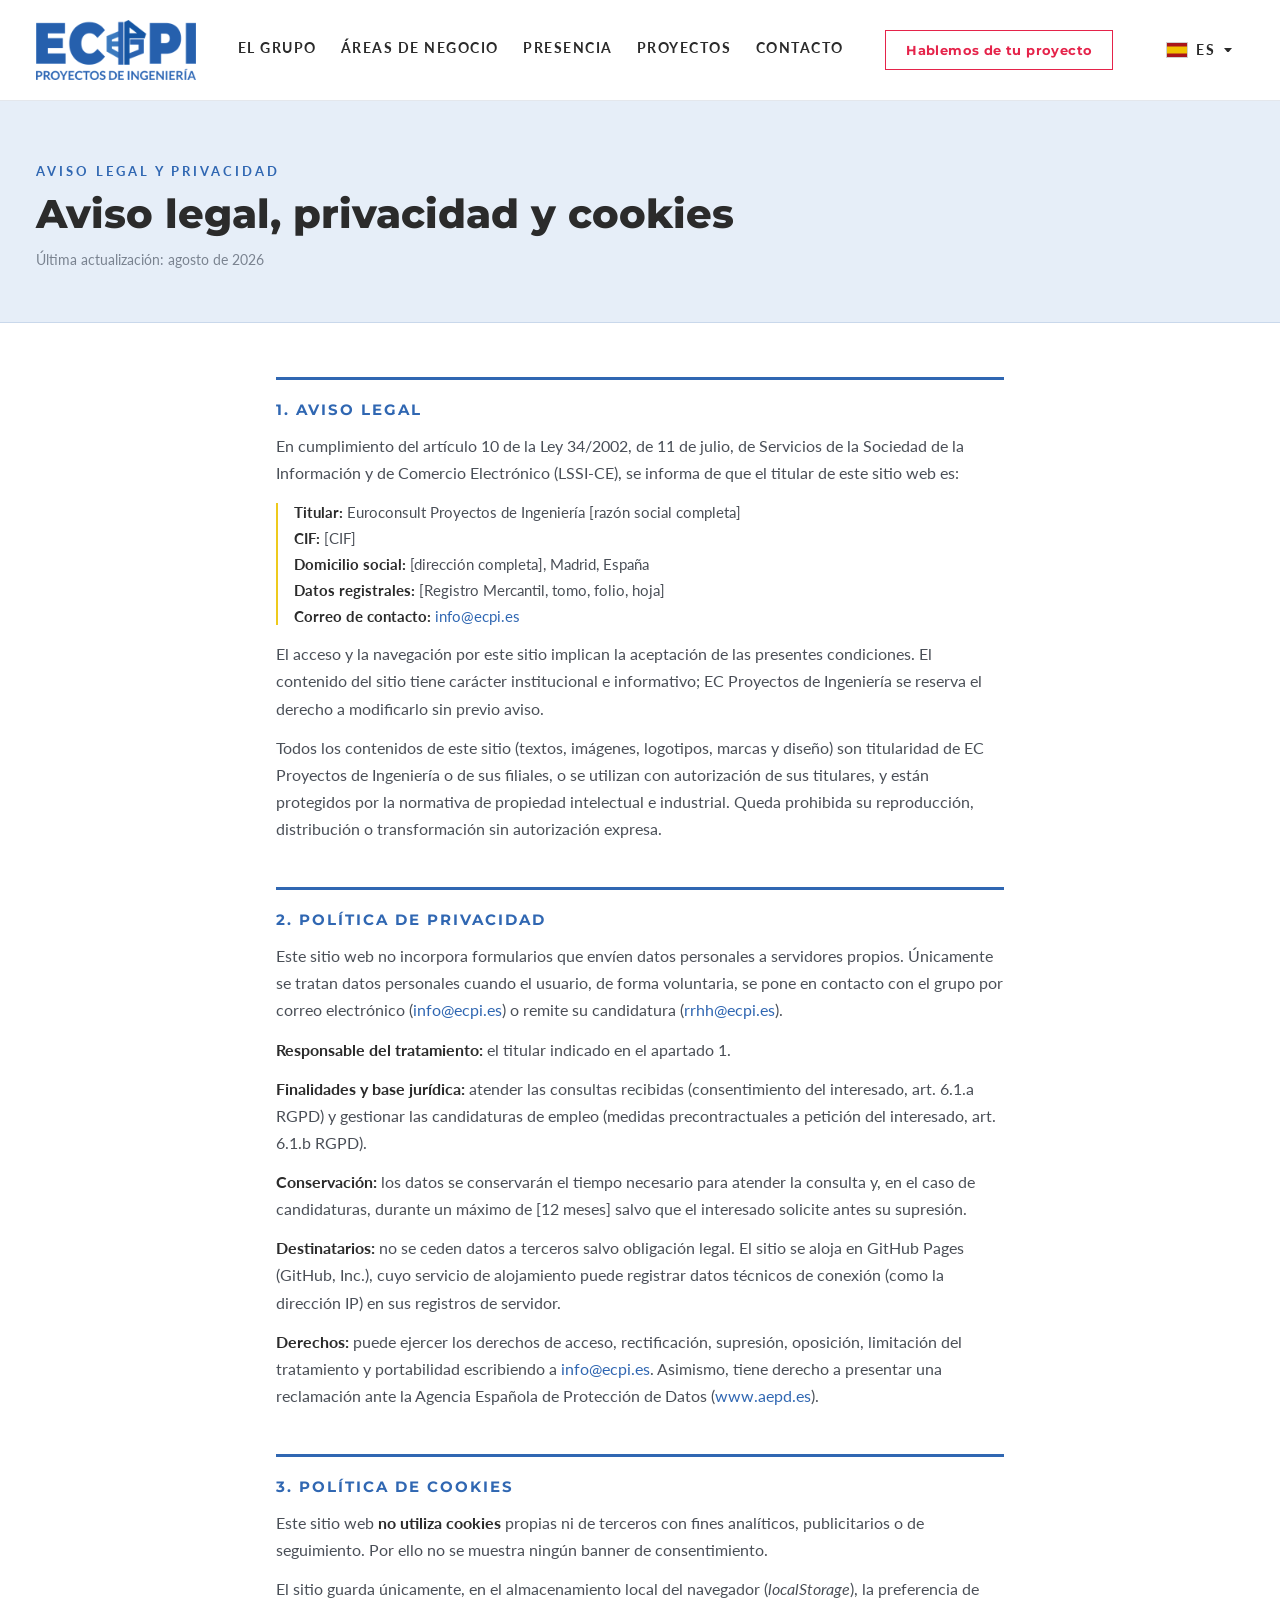
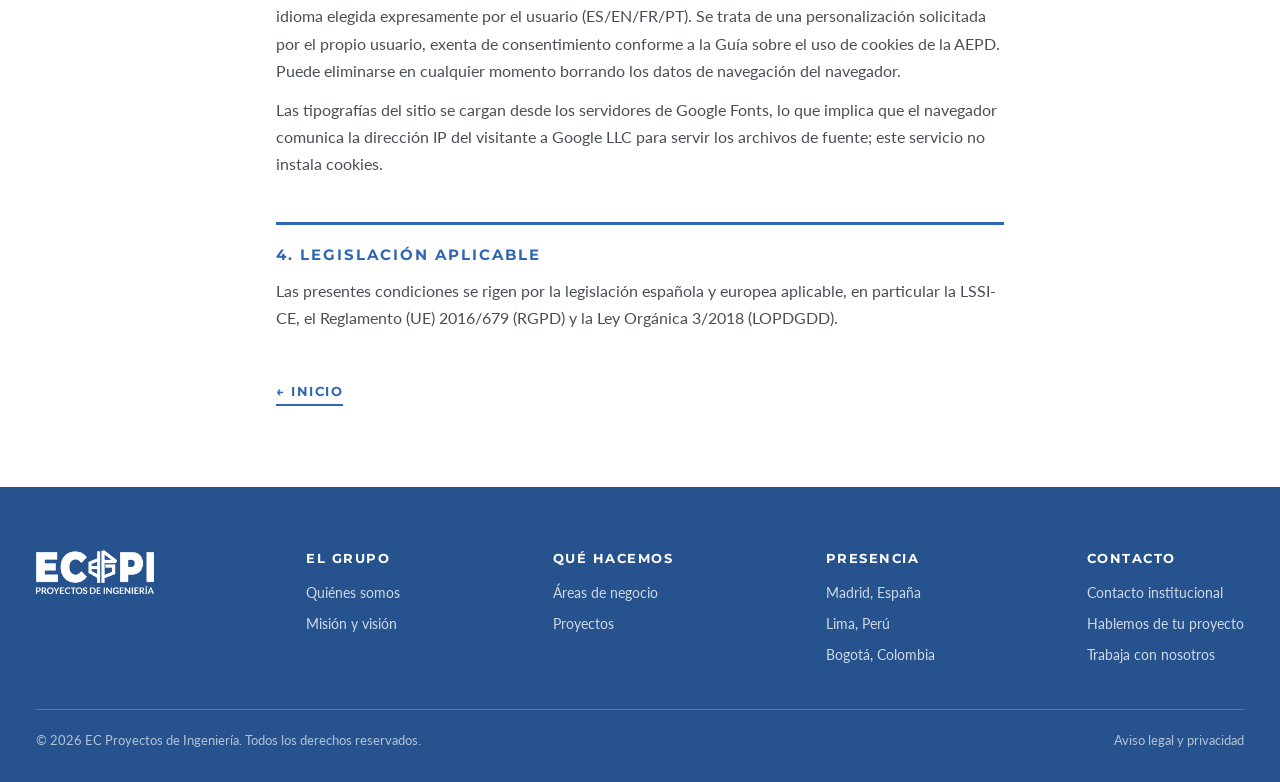
<file: legal.html>
<!DOCTYPE html>
<html lang="es">
<head>
<meta charset="utf-8">
<meta name="viewport" content="width=device-width, initial-scale=1">
<title>Aviso legal y privacidad — EC Proyectos de Ingeniería</title>
<meta name="description" content="Aviso legal, política de privacidad y política de cookies del sitio web de EC Proyectos de Ingeniería.">
<meta name="robots" content="noindex">
<link rel="icon" type="image/png" href="assets/img/favicon.png">
<link rel="apple-touch-icon" href="assets/img/apple-touch-icon.png">
<link rel="preconnect" href="https://fonts.googleapis.com">
<link rel="preconnect" href="https://fonts.gstatic.com" crossorigin>
<link rel="stylesheet" href="https://fonts.googleapis.com/css2?family=Montserrat:wght@600;700;800&family=Lato:wght@300;400;700&family=Sacramento&display=swap">
<link rel="stylesheet" href="assets/css/main.css?v=20260902e">
</head>
<body data-title-key="t_legal" data-desc-key="d_legal">

<a class="skip" href="#main" data-i18n="skip">Ir al contenido</a>

<header class="hdr">
  <div class="wrap" style="display:flex;align-items:center;justify-content:space-between;gap:24px;height:100px">
    <!-- LOGO ECPI -->
    <a class="lgbox" href="index.html" aria-label="EC Proyectos de Ingeniería"><img class="lg-c" src="assets/img/logo-ecpi.png" alt=""></a>
    <!-- /LOGO ECPI -->
    <nav class="navlinks" aria-label="Navegación principal" data-i18n-aria="aria_nav">
      <a href="grupo.html" data-i18n="nav1">El grupo</a>
      <a href="areas.html" data-i18n="nav2">Áreas de negocio</a>
      <a href="presencia.html" data-i18n="nav3">Presencia</a>
      <a href="proyectos.html" data-i18n="navp">Proyectos</a>
      <a href="contacto.html" data-i18n="nav5">Contacto</a>
    </nav>
    <a class="btn-cta" href="hablemos.html" data-i18n="nav_cta">Hablemos de tu proyecto</a>
    <!-- SELECTOR DE IDIOMA -->
    <div class="lang">
      <button type="button" class="lang-tr" aria-haspopup="true" aria-expanded="false" aria-controls="langmenu" aria-label="Selección de idioma" data-i18n-aria="aria_lang">
        <img class="lang-fl" src="assets/img/flag-es.svg" alt="" width="24" height="16">
        <span class="lang-code">ES</span>
        <svg class="lang-car" viewBox="0 0 10 6" aria-hidden="true"><path d="M0 0h10L5 6Z" fill="currentColor"/></svg>
      </button>
      <ul class="lang-menu" id="langmenu" role="menu" hidden>
        <li role="none"><button type="button" role="menuitemradio" aria-checked="true" class="langbtn" data-lang="es"><img src="assets/img/flag-es.svg" alt="" width="24" height="16">Español</button></li>
        <li role="none"><button type="button" role="menuitemradio" aria-checked="false" class="langbtn" data-lang="en"><img src="assets/img/flag-en.svg" alt="" width="24" height="16">English</button></li>
        <li role="none"><button type="button" role="menuitemradio" aria-checked="false" class="langbtn" data-lang="fr"><img src="assets/img/flag-fr.svg" alt="" width="24" height="16">Français</button></li>
        <li role="none"><button type="button" role="menuitemradio" aria-checked="false" class="langbtn" data-lang="pt"><img src="assets/img/flag-pt.svg" alt="" width="24" height="16">Português</button></li>
      </ul>
    </div>
    <!-- /SELECTOR DE IDIOMA -->
    <!-- MENÚ MÓVIL -->
    <button type="button" class="burger" aria-label="Menú" data-i18n-aria="aria_menu" aria-expanded="false" aria-controls="menumovil">
      <span aria-hidden="true"></span><span aria-hidden="true"></span><span aria-hidden="true"></span>
    </button>
  </div>
  <nav class="menumovil" id="menumovil" aria-label="Navegación principal" data-i18n-aria="aria_nav" hidden>
    <div class="wrap">
      <a href="grupo.html" data-i18n="nav1">El grupo</a>
      <a href="areas.html" data-i18n="nav2">Áreas de negocio</a>
      <a href="presencia.html" data-i18n="nav3">Presencia</a>
      <a href="proyectos.html" data-i18n="navp">Proyectos</a>
      <a href="contacto.html" data-i18n="nav5">Contacto</a>
      <a class="btn-cta" href="hablemos.html" data-i18n="nav_cta">Hablemos de tu proyecto</a>
    </div>
  </nav>
  <!-- /MENÚ MÓVIL -->
</header>
<div aria-hidden="true" style="height:100px"></div>

<main id="main">
  <section style="background:var(--azul-suave);border-bottom:1px solid var(--linea-azul)">
    <div class="wrap" style="padding-top:clamp(48px,7vh,80px);padding-bottom:clamp(40px,6vh,64px)">
      <p data-i18n="f_legal" style="font-weight:700;font-size:13px;letter-spacing:3px;text-transform:uppercase;color:var(--azul)">Aviso legal y privacidad</p>
      <h1 style="font-family:'Montserrat',sans-serif;font-weight:800;font-size:clamp(26px,3.2vw,40px);line-height:1.15;color:var(--grafito);margin-top:12px;max-width:760px;text-wrap:pretty">Aviso legal, privacidad y cookies</h1>
      <p style="font-size:14px;color:#7A8390;margin-top:14px">Última actualización: agosto de 2026<!-- dato editable --></p>
    </div>
  </section>

  <!-- NOTA PROTOTIPO: texto base pendiente de completar con los datos societarios
       reales y de revisión por asesoría jurídica antes de la publicación definitiva.
       Los datos entre corchetes están marcados como dato editable. -->
  <section style="background:var(--blanco);padding-top:clamp(40px,6vh,64px);padding-bottom:clamp(60px,9vh,110px)">
    <div class="wrap" style="max-width:800px">

      <h2 style="font-family:'Montserrat',sans-serif;font-weight:700;font-size:15px;letter-spacing:2px;text-transform:uppercase;color:var(--azul);border-top:3px solid var(--azul);padding-top:20px">1. Aviso legal</h2>
      <p style="font-size:15.5px;line-height:1.75;color:#4A4F57;margin-top:14px">En cumplimiento del artículo 10 de la Ley 34/2002, de 11 de julio, de Servicios de la Sociedad de la Información y de Comercio Electrónico (LSSI-CE), se informa de que el titular de este sitio web es:</p>
      <ul style="list-style:none;border-left:2px solid var(--amarillo);padding-left:16px;margin-top:16px;display:flex;flex-direction:column;gap:8px">
        <li style="font-size:15px;color:#4A4F57"><strong style="color:var(--grafito)">Titular:</strong> Euroconsult Proyectos de Ingeniería [razón social completa]</li><!-- dato editable -->
        <li style="font-size:15px;color:#4A4F57"><strong style="color:var(--grafito)">CIF:</strong> [CIF]</li><!-- dato editable -->
        <li style="font-size:15px;color:#4A4F57"><strong style="color:var(--grafito)">Domicilio social:</strong> [dirección completa], Madrid, España</li><!-- dato editable -->
        <li style="font-size:15px;color:#4A4F57"><strong style="color:var(--grafito)">Datos registrales:</strong> [Registro Mercantil, tomo, folio, hoja]</li><!-- dato editable -->
        <li style="font-size:15px;color:#4A4F57"><strong style="color:var(--grafito)">Correo de contacto:</strong> <a href="mailto:info@ecpi.es">info@ecpi.es</a></li><!-- dato editable -->
      </ul>
      <p style="font-size:15.5px;line-height:1.75;color:#4A4F57;margin-top:16px">El acceso y la navegación por este sitio implican la aceptación de las presentes condiciones. El contenido del sitio tiene carácter institucional e informativo; EC Proyectos de Ingeniería se reserva el derecho a modificarlo sin previo aviso.</p>
      <p style="font-size:15.5px;line-height:1.75;color:#4A4F57;margin-top:12px">Todos los contenidos de este sitio (textos, imágenes, logotipos, marcas y diseño) son titularidad de EC Proyectos de Ingeniería o de sus filiales, o se utilizan con autorización de sus titulares, y están protegidos por la normativa de propiedad intelectual e industrial. Queda prohibida su reproducción, distribución o transformación sin autorización expresa.</p>

      <h2 style="font-family:'Montserrat',sans-serif;font-weight:700;font-size:15px;letter-spacing:2px;text-transform:uppercase;color:var(--azul);border-top:3px solid var(--azul);padding-top:20px;margin-top:44px">2. Política de privacidad</h2>
      <p style="font-size:15.5px;line-height:1.75;color:#4A4F57;margin-top:14px">Este sitio web no incorpora formularios que envíen datos personales a servidores propios. Únicamente se tratan datos personales cuando el usuario, de forma voluntaria, se pone en contacto con el grupo por correo electrónico (<a href="mailto:info@ecpi.es">info@ecpi.es</a>) o remite su candidatura (<a href="mailto:rrhh@ecpi.es">rrhh@ecpi.es</a>).</p>
      <p style="font-size:15.5px;line-height:1.75;color:#4A4F57;margin-top:12px"><strong style="color:var(--grafito)">Responsable del tratamiento:</strong> el titular indicado en el apartado 1.</p>
      <p style="font-size:15.5px;line-height:1.75;color:#4A4F57;margin-top:12px"><strong style="color:var(--grafito)">Finalidades y base jurídica:</strong> atender las consultas recibidas (consentimiento del interesado, art. 6.1.a RGPD) y gestionar las candidaturas de empleo (medidas precontractuales a petición del interesado, art. 6.1.b RGPD).</p>
      <p style="font-size:15.5px;line-height:1.75;color:#4A4F57;margin-top:12px"><strong style="color:var(--grafito)">Conservación:</strong> los datos se conservarán el tiempo necesario para atender la consulta y, en el caso de candidaturas, durante un máximo de [12 meses]<!-- dato editable --> salvo que el interesado solicite antes su supresión.</p>
      <p style="font-size:15.5px;line-height:1.75;color:#4A4F57;margin-top:12px"><strong style="color:var(--grafito)">Destinatarios:</strong> no se ceden datos a terceros salvo obligación legal. El sitio se aloja en GitHub Pages (GitHub, Inc.), cuyo servicio de alojamiento puede registrar datos técnicos de conexión (como la dirección IP) en sus registros de servidor.</p>
      <p style="font-size:15.5px;line-height:1.75;color:#4A4F57;margin-top:12px"><strong style="color:var(--grafito)">Derechos:</strong> puede ejercer los derechos de acceso, rectificación, supresión, oposición, limitación del tratamiento y portabilidad escribiendo a <a href="mailto:info@ecpi.es">info@ecpi.es</a>. Asimismo, tiene derecho a presentar una reclamación ante la Agencia Española de Protección de Datos (<a href="https://www.aepd.es" rel="noopener" target="_blank">www.aepd.es</a>).</p>

      <h2 style="font-family:'Montserrat',sans-serif;font-weight:700;font-size:15px;letter-spacing:2px;text-transform:uppercase;color:var(--azul);border-top:3px solid var(--azul);padding-top:20px;margin-top:44px">3. Política de cookies</h2>
      <p style="font-size:15.5px;line-height:1.75;color:#4A4F57;margin-top:14px">Este sitio web <strong style="color:var(--grafito)">no utiliza cookies</strong> propias ni de terceros con fines analíticos, publicitarios o de seguimiento. Por ello no se muestra ningún banner de consentimiento.</p>
      <p style="font-size:15.5px;line-height:1.75;color:#4A4F57;margin-top:12px">El sitio guarda únicamente, en el almacenamiento local del navegador (<em>localStorage</em>), la preferencia de idioma elegida expresamente por el usuario (ES/EN/FR/PT). Se trata de una personalización solicitada por el propio usuario, exenta de consentimiento conforme a la Guía sobre el uso de cookies de la AEPD. Puede eliminarse en cualquier momento borrando los datos de navegación del navegador.</p>
      <p style="font-size:15.5px;line-height:1.75;color:#4A4F57;margin-top:12px">Las tipografías del sitio se cargan desde los servidores de Google Fonts, lo que implica que el navegador comunica la dirección IP del visitante a Google LLC para servir los archivos de fuente; este servicio no instala cookies.</p>

      <h2 style="font-family:'Montserrat',sans-serif;font-weight:700;font-size:15px;letter-spacing:2px;text-transform:uppercase;color:var(--azul);border-top:3px solid var(--azul);padding-top:20px;margin-top:44px">4. Legislación aplicable</h2>
      <p style="font-size:15.5px;line-height:1.75;color:#4A4F57;margin-top:14px">Las presentes condiciones se rigen por la legislación española y europea aplicable, en particular la LSSI-CE, el Reglamento (UE) 2016/679 (RGPD) y la Ley Orgánica 3/2018 (LOPDGDD).</p>

      <p style="margin-top:48px"><a class="linkline" href="index.html" style="font-size:13px;letter-spacing:1.5px;text-transform:uppercase;padding-bottom:5px">← <span data-i18n="f_inicio">Inicio</span></a></p>
    </div>
  </section>
</main>

<footer style="background:var(--azul-oscuro);color:#fff;padding-top:clamp(48px,7vh,72px);padding-bottom:32px">
  <div class="wrap">
    <div class="fcols">
      <div>
        <!-- LOGO ECPI -->
        <img src="assets/img/logo-ecpi-blanco.png" alt="EC Proyectos de Ingeniería" style="height:44px;width:auto;display:block">
        <!-- /LOGO ECPI -->
      </div>
      <nav class="fcol" aria-label="El grupo">
        <p data-i18n="nav1">El grupo</p>
        <a href="grupo.html" data-i18n="f_quienes">Quiénes somos</a>
        <a href="grupo.html" data-i18n="f_mision">Misión y visión</a>
      </nav>
      <nav class="fcol" aria-label="Qué hacemos">
        <p data-i18n="f_hacemos">Qué hacemos</p>
        <a href="areas.html" data-i18n="s2_kicker">Áreas de negocio</a>
        <a href="proyectos.html" data-i18n="navp">Proyectos</a>
      </nav>
      <nav class="fcol" aria-label="Presencia">
        <p data-i18n="nav3">Presencia</p>
        <a href="presencia.html" data-i18n="hq_city3">Madrid, España</a>
        <a href="presencia.html" data-i18n="f1_city3">Lima, Perú</a>
        <a href="presencia.html" data-i18n="f2_city3">Bogotá, Colombia</a>
      </nav>
      <nav class="fcol" aria-label="Contacto">
        <p data-i18n="nav5">Contacto</p>
        <a href="contacto.html" data-i18n="s5_title">Contacto institucional</a>
        <a href="hablemos.html" data-i18n="nav_cta">Hablemos de tu proyecto</a>
        <a href="trabaja.html" data-i18n="nav_cv">Trabaja con nosotros</a>
      </nav>
    </div>
    <div class="flegal">
      <p data-i18n="footer_legal">© 2026 EC Proyectos de Ingeniería. Todos los derechos reservados.</p>
      <a href="legal.html" data-i18n="f_legal">Aviso legal y privacidad</a>
    </div>
  </div>
</footer>

<script src="assets/js/main.js?v=20261008a"></script>
</body>
</html>
</file>
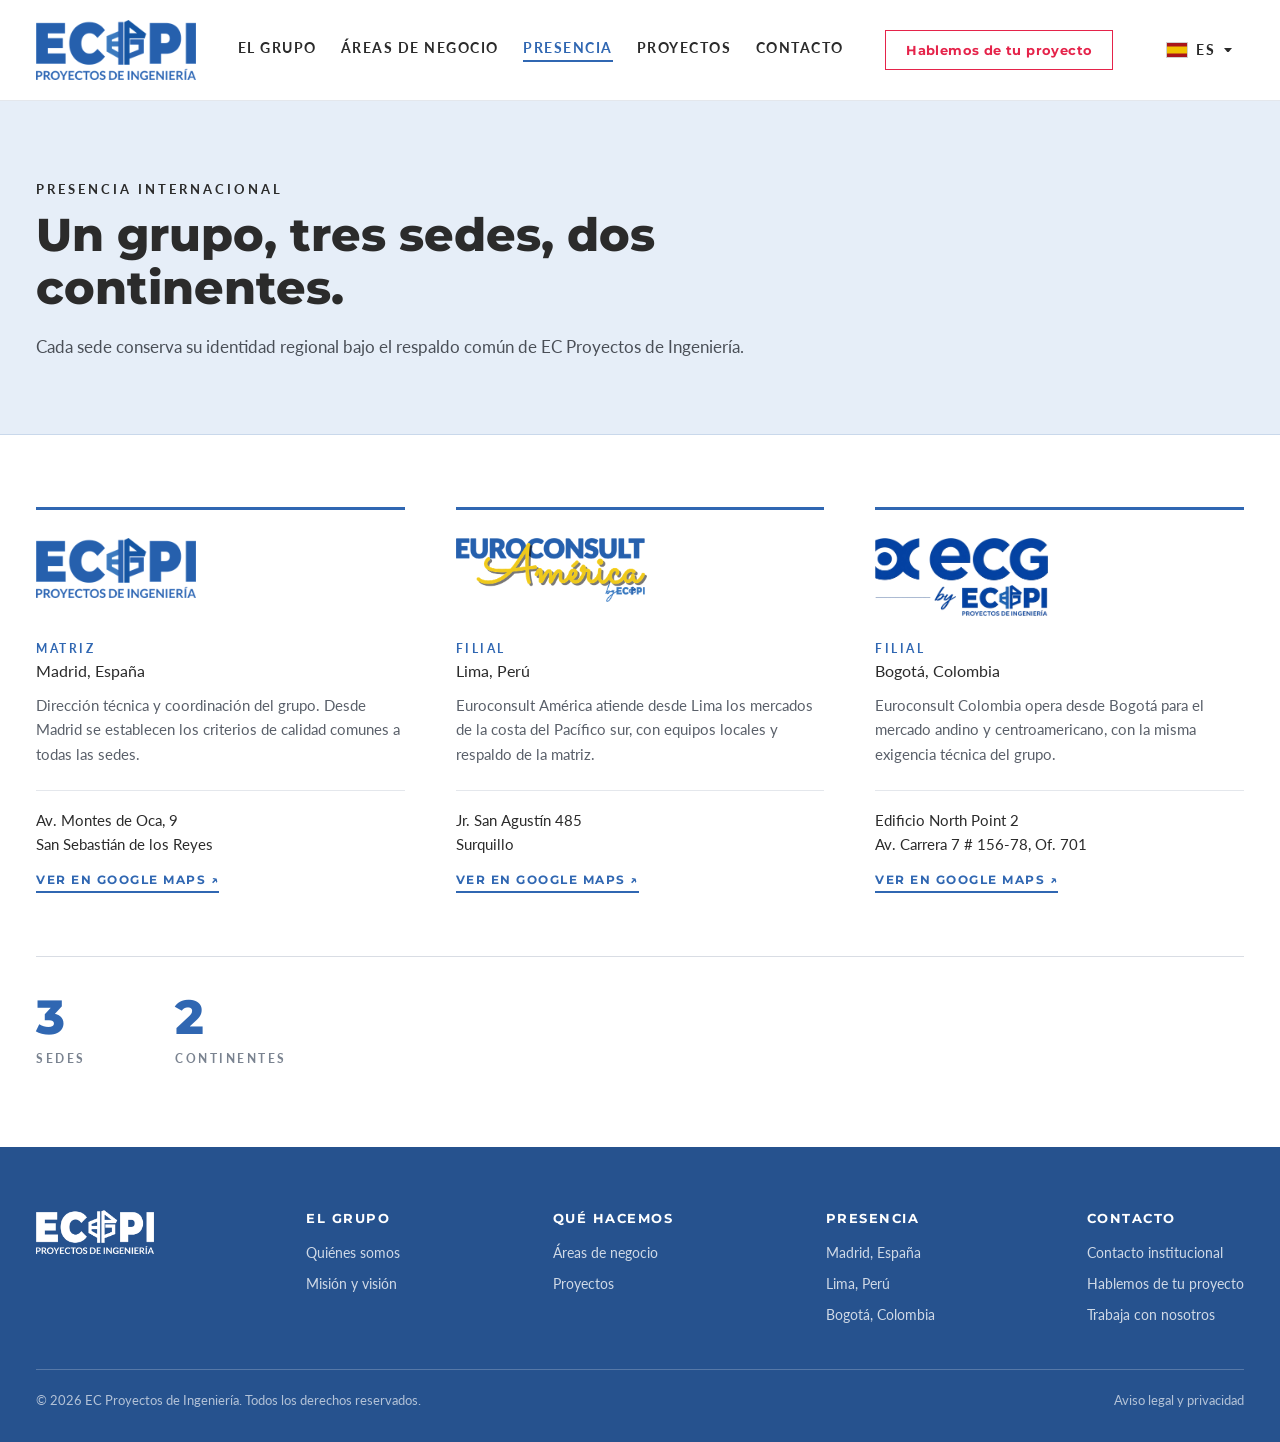
<file: presencia.html>
<!DOCTYPE html>
<html lang="es">
<head>
<meta charset="utf-8">
<meta name="viewport" content="width=device-width, initial-scale=1">
<title>Presencia internacional — EC Proyectos de Ingeniería</title>
<meta name="description" content="Presencia internacional de EC Proyectos de Ingeniería: Madrid, Lima y Bogotá. Un grupo, tres sedes, dos continentes.">
<meta property="og:type" content="website">
<meta property="og:title" content="Presencia internacional — EC Proyectos de Ingeniería">
<meta property="og:description" content="Presencia internacional de EC Proyectos de Ingeniería: Madrid, Lima y Bogotá. Un grupo, tres sedes, dos continentes.">
<link rel="icon" type="image/png" href="assets/img/favicon.png">
<link rel="apple-touch-icon" href="assets/img/apple-touch-icon.png">
<link rel="preconnect" href="https://fonts.googleapis.com">
<link rel="preconnect" href="https://fonts.gstatic.com" crossorigin>
<link rel="stylesheet" href="https://fonts.googleapis.com/css2?family=Montserrat:wght@600;700;800&family=Lato:wght@300;400;700&family=Sacramento&display=swap">
<link rel="stylesheet" href="assets/css/main.css?v=20260902e">
</head>
<body data-title-key="t_presencia" data-desc-key="d_presencia">

<a class="skip" href="#main" data-i18n="skip">Ir al contenido</a>

<header class="hdr">
  <div class="wrap" style="display:flex;align-items:center;justify-content:space-between;gap:24px;height:100px">
    <!-- LOGO ECPI -->
    <a class="lgbox" href="index.html" aria-label="EC Proyectos de Ingeniería"><img class="lg-c" src="assets/img/logo-ecpi.png" alt=""></a>
    <!-- /LOGO ECPI -->
    <nav class="navlinks" aria-label="Navegación principal" data-i18n-aria="aria_nav">
      <a href="grupo.html" data-i18n="nav1">El grupo</a>
      <a href="areas.html" data-i18n="nav2">Áreas de negocio</a>
      <a href="presencia.html" data-i18n="nav3" aria-current="page">Presencia</a>
      <a href="proyectos.html" data-i18n="navp">Proyectos</a>
      <a href="contacto.html" data-i18n="nav5">Contacto</a>
    </nav>
    <a class="btn-cta" href="hablemos.html" data-i18n="nav_cta">Hablemos de tu proyecto</a>
    <!-- SELECTOR DE IDIOMA -->
    <div class="lang">
      <button type="button" class="lang-tr" aria-haspopup="true" aria-expanded="false" aria-controls="langmenu" aria-label="Selección de idioma" data-i18n-aria="aria_lang">
        <img class="lang-fl" src="assets/img/flag-es.svg" alt="" width="24" height="16">
        <span class="lang-code">ES</span>
        <svg class="lang-car" viewBox="0 0 10 6" aria-hidden="true"><path d="M0 0h10L5 6Z" fill="currentColor"/></svg>
      </button>
      <ul class="lang-menu" id="langmenu" role="menu" hidden>
        <li role="none"><button type="button" role="menuitemradio" aria-checked="true" class="langbtn" data-lang="es"><img src="assets/img/flag-es.svg" alt="" width="24" height="16">Español</button></li>
        <li role="none"><button type="button" role="menuitemradio" aria-checked="false" class="langbtn" data-lang="en"><img src="assets/img/flag-en.svg" alt="" width="24" height="16">English</button></li>
        <li role="none"><button type="button" role="menuitemradio" aria-checked="false" class="langbtn" data-lang="fr"><img src="assets/img/flag-fr.svg" alt="" width="24" height="16">Français</button></li>
        <li role="none"><button type="button" role="menuitemradio" aria-checked="false" class="langbtn" data-lang="pt"><img src="assets/img/flag-pt.svg" alt="" width="24" height="16">Português</button></li>
      </ul>
    </div>
    <!-- /SELECTOR DE IDIOMA -->
    <!-- MENÚ MÓVIL -->
    <button type="button" class="burger" aria-label="Menú" data-i18n-aria="aria_menu" aria-expanded="false" aria-controls="menumovil">
      <span aria-hidden="true"></span><span aria-hidden="true"></span><span aria-hidden="true"></span>
    </button>
  </div>
  <nav class="menumovil" id="menumovil" aria-label="Navegación principal" data-i18n-aria="aria_nav" hidden>
    <div class="wrap">
      <a href="grupo.html" data-i18n="nav1">El grupo</a>
      <a href="areas.html" data-i18n="nav2">Áreas de negocio</a>
      <a href="presencia.html" data-i18n="nav3" aria-current="page">Presencia</a>
      <a href="proyectos.html" data-i18n="navp">Proyectos</a>
      <a href="contacto.html" data-i18n="nav5">Contacto</a>
      <a class="btn-cta" href="hablemos.html" data-i18n="nav_cta">Hablemos de tu proyecto</a>
    </div>
  </nav>
  <!-- /MENÚ MÓVIL -->
</header>
<div aria-hidden="true" style="height:100px"></div>

<main id="main">
  <section style="background:var(--azul-suave);border-bottom:1px solid var(--linea-azul)">
    <div class="wrap" style="padding-top:clamp(56px,9vh,100px);padding-bottom:clamp(48px,8vh,90px)">
      <div style="max-width:760px">
        <p data-i18n="s3_kicker" style="font-weight:700;font-size:13px;letter-spacing:3px;text-transform:uppercase;color:var(--grafito)">Presencia internacional</p>
        <h1 data-i18n="s3_title" style="font-family:'Montserrat',sans-serif;font-weight:800;font-size:clamp(28px,3.6vw,46px);line-height:1.15;color:var(--grafito);margin-top:12px;text-wrap:pretty">Un grupo, tres sedes, dos continentes.</h1>
        <p data-i18n="s3_p" style="font-size:17px;line-height:1.7;color:#4A4F57;margin-top:18px">Cada sede conserva su identidad regional bajo el respaldo común de EC Proyectos de Ingeniería.</p>
      </div>
    </div>
  </section>

  <section style="background:var(--blanco);padding-top:clamp(56px,8vh,90px);padding-bottom:clamp(60px,9vh,110px)">
    <div class="wrap">
      <div class="sedes rv">
        <div style="border-top:3px solid var(--azul);padding-top:28px">
          <!-- LOGO ECPI -->
          <div style="min-height:78px"><img src="assets/img/logo-ecpi.png" alt="EC Proyectos de Ingeniería" style="height:60px;width:auto;display:block"></div>
          <!-- /LOGO ECPI -->
          <p data-i18n="lbl_matriz" style="font-weight:700;font-size:11.5px;letter-spacing:2.5px;text-transform:uppercase;color:var(--azul);margin-top:26px">Matriz</p>
          <p data-i18n="hq_city" style="font-size:16px;color:var(--grafito);margin-top:6px">Madrid, España</p><!-- dato editable -->
          <p data-i18n="sede1_p" style="font-size:14.5px;line-height:1.7;color:#5A606A;margin-top:14px">Dirección técnica y coordinación del grupo. Desde Madrid se establecen los criterios de calidad comunes a todas las sedes.</p>
          <!-- DIRECCIÓN -->
          <div style="border-top:1px solid #E4E7EC;margin-top:22px;padding-top:18px">
            <p style="font-size:14.5px;line-height:1.65;color:var(--grafito)">Av. Montes de Oca, 9<br>San Sebastián de los Reyes</p><!-- dato editable -->
            <p style="margin-top:12px"><a class="linkline" href="https://www.google.com/maps/search/?api=1&amp;query=Av.%20Montes%20de%20Oca%209%2C%20San%20Sebasti%C3%A1n%20de%20los%20Reyes%2C%20Madrid%2C%20Espa%C3%B1a" target="_blank" rel="noopener" style="font-size:12px;letter-spacing:1.5px;text-transform:uppercase;padding-bottom:4px"><span data-i18n="map_link">Ver en Google Maps</span> ↗</a></p>
          </div>
          <!-- /DIRECCIÓN -->
        </div>
        <div style="border-top:3px solid var(--azul);padding-top:28px">
          <!-- LOGO FILIAL -->
          <div style="min-height:78px"><img src="assets/img/logo-euroconsult-america.png" alt="Euroconsult América — by ECPI" style="height:64px;width:auto;display:block"></div>
          <!-- /LOGO FILIAL -->
          <p data-i18n="lbl_filial" style="font-weight:700;font-size:11.5px;letter-spacing:2.5px;text-transform:uppercase;color:var(--azul);margin-top:26px">Filial</p>
          <p data-i18n="f1_city" style="font-size:16px;color:var(--grafito);margin-top:6px">Lima, Perú</p><!-- dato editable -->
          <p data-i18n="sede2_p" style="font-size:14.5px;line-height:1.7;color:#5A606A;margin-top:14px">Euroconsult América atiende desde Lima los mercados de la costa del Pacífico sur, con equipos locales y respaldo de la matriz.</p>
          <!-- DIRECCIÓN -->
          <div style="border-top:1px solid #E4E7EC;margin-top:22px;padding-top:18px">
            <p style="font-size:14.5px;line-height:1.65;color:var(--grafito)">Jr. San Agustín 485<br>Surquillo</p><!-- dato editable -->
            <p style="margin-top:12px"><a class="linkline" href="https://www.google.com/maps/search/?api=1&amp;query=Jr.%20San%20Agust%C3%ADn%20485%2C%20Surquillo%2C%20Lima%2C%20Per%C3%BA" target="_blank" rel="noopener" style="font-size:12px;letter-spacing:1.5px;text-transform:uppercase;padding-bottom:4px"><span data-i18n="map_link">Ver en Google Maps</span> ↗</a></p>
          </div>
          <!-- /DIRECCIÓN -->
        </div>
        <div style="border-top:3px solid var(--azul);padding-top:28px">
          <!-- LOGO FILIAL -->
          <div style="min-height:78px"><img src="assets/img/logo-euroconsult-colombia.png" alt="Euroconsult Colombia — by ECPI" style="height:78px;width:auto;display:block"></div>
          <!-- /LOGO FILIAL -->
          <p data-i18n="lbl_filial2" style="font-weight:700;font-size:11.5px;letter-spacing:2.5px;text-transform:uppercase;color:var(--azul);margin-top:26px">Filial</p>
          <p data-i18n="f2_city" style="font-size:16px;color:var(--grafito);margin-top:6px">Bogotá, Colombia</p><!-- dato editable -->
          <p data-i18n="sede3_p" style="font-size:14.5px;line-height:1.7;color:#5A606A;margin-top:14px">Euroconsult Colombia opera desde Bogotá para el mercado andino y centroamericano, con la misma exigencia técnica del grupo.</p>
          <!-- DIRECCIÓN -->
          <div style="border-top:1px solid #E4E7EC;margin-top:22px;padding-top:18px">
            <p style="font-size:14.5px;line-height:1.65;color:var(--grafito)">Edificio North Point 2<br>Av. Carrera 7 # 156-78, Of. 701</p><!-- dato editable -->
            <p style="margin-top:12px"><a class="linkline" href="https://www.google.com/maps/search/?api=1&amp;query=Edificio%20North%20Point%202%2C%20Avenida%20Carrera%207%20%23%20156-78%2C%20Bogot%C3%A1%2C%20Colombia" target="_blank" rel="noopener" style="font-size:12px;letter-spacing:1.5px;text-transform:uppercase;padding-bottom:4px"><span data-i18n="map_link">Ver en Google Maps</span> ↗</a></p>
          </div>
          <!-- /DIRECCIÓN -->
        </div>
      </div>
      <div class="stats rv" style="border-top:1px solid #D9DDE4;margin-top:clamp(48px,7vh,72px);padding-top:36px">
        <div>
          <p style="font-family:'Montserrat',sans-serif;font-weight:800;font-size:clamp(34px,4vw,48px);line-height:1;color:var(--azul)">3</p><!-- dato editable -->
          <p data-i18n="st1" style="font-weight:700;font-size:12px;letter-spacing:2.5px;text-transform:uppercase;color:#7A8390;margin-top:10px">Sedes</p>
        </div>
        <div>
          <p style="font-family:'Montserrat',sans-serif;font-weight:800;font-size:clamp(34px,4vw,48px);line-height:1;color:var(--azul)">2</p><!-- dato editable -->
          <p data-i18n="st2" style="font-weight:700;font-size:12px;letter-spacing:2.5px;text-transform:uppercase;color:#7A8390;margin-top:10px">Continentes</p>
        </div>
      </div>
    </div>
  </section>
</main>

<footer style="background:var(--azul-oscuro);color:#fff;padding-top:clamp(48px,7vh,72px);padding-bottom:32px">
  <div class="wrap">
    <div class="fcols">
      <div>
        <!-- LOGO ECPI -->
        <img src="assets/img/logo-ecpi-blanco.png" alt="EC Proyectos de Ingeniería" style="height:44px;width:auto;display:block">
        <!-- /LOGO ECPI -->
      </div>
      <nav class="fcol" aria-label="El grupo">
        <p data-i18n="nav1">El grupo</p>
        <a href="grupo.html" data-i18n="f_quienes">Quiénes somos</a>
        <a href="grupo.html" data-i18n="f_mision">Misión y visión</a>
      </nav>
      <nav class="fcol" aria-label="Qué hacemos">
        <p data-i18n="f_hacemos">Qué hacemos</p>
        <a href="areas.html" data-i18n="s2_kicker">Áreas de negocio</a>
        <a href="proyectos.html" data-i18n="navp">Proyectos</a>
      </nav>
      <nav class="fcol" aria-label="Presencia">
        <p data-i18n="nav3">Presencia</p>
        <a href="presencia.html" data-i18n="hq_city3">Madrid, España</a>
        <a href="presencia.html" data-i18n="f1_city3">Lima, Perú</a>
        <a href="presencia.html" data-i18n="f2_city3">Bogotá, Colombia</a>
      </nav>
      <nav class="fcol" aria-label="Contacto">
        <p data-i18n="nav5">Contacto</p>
        <a href="contacto.html" data-i18n="s5_title">Contacto institucional</a>
        <a href="hablemos.html" data-i18n="nav_cta">Hablemos de tu proyecto</a>
        <a href="trabaja.html" data-i18n="nav_cv">Trabaja con nosotros</a>
      </nav>
    </div>
    <div class="flegal">
      <p data-i18n="footer_legal">© 2026 EC Proyectos de Ingeniería. Todos los derechos reservados.</p>
      <a href="legal.html" data-i18n="f_legal">Aviso legal y privacidad</a>
    </div>
  </div>
</footer>

<script src="assets/js/main.js?v=20261008a"></script>
</body>
</html>
</file>
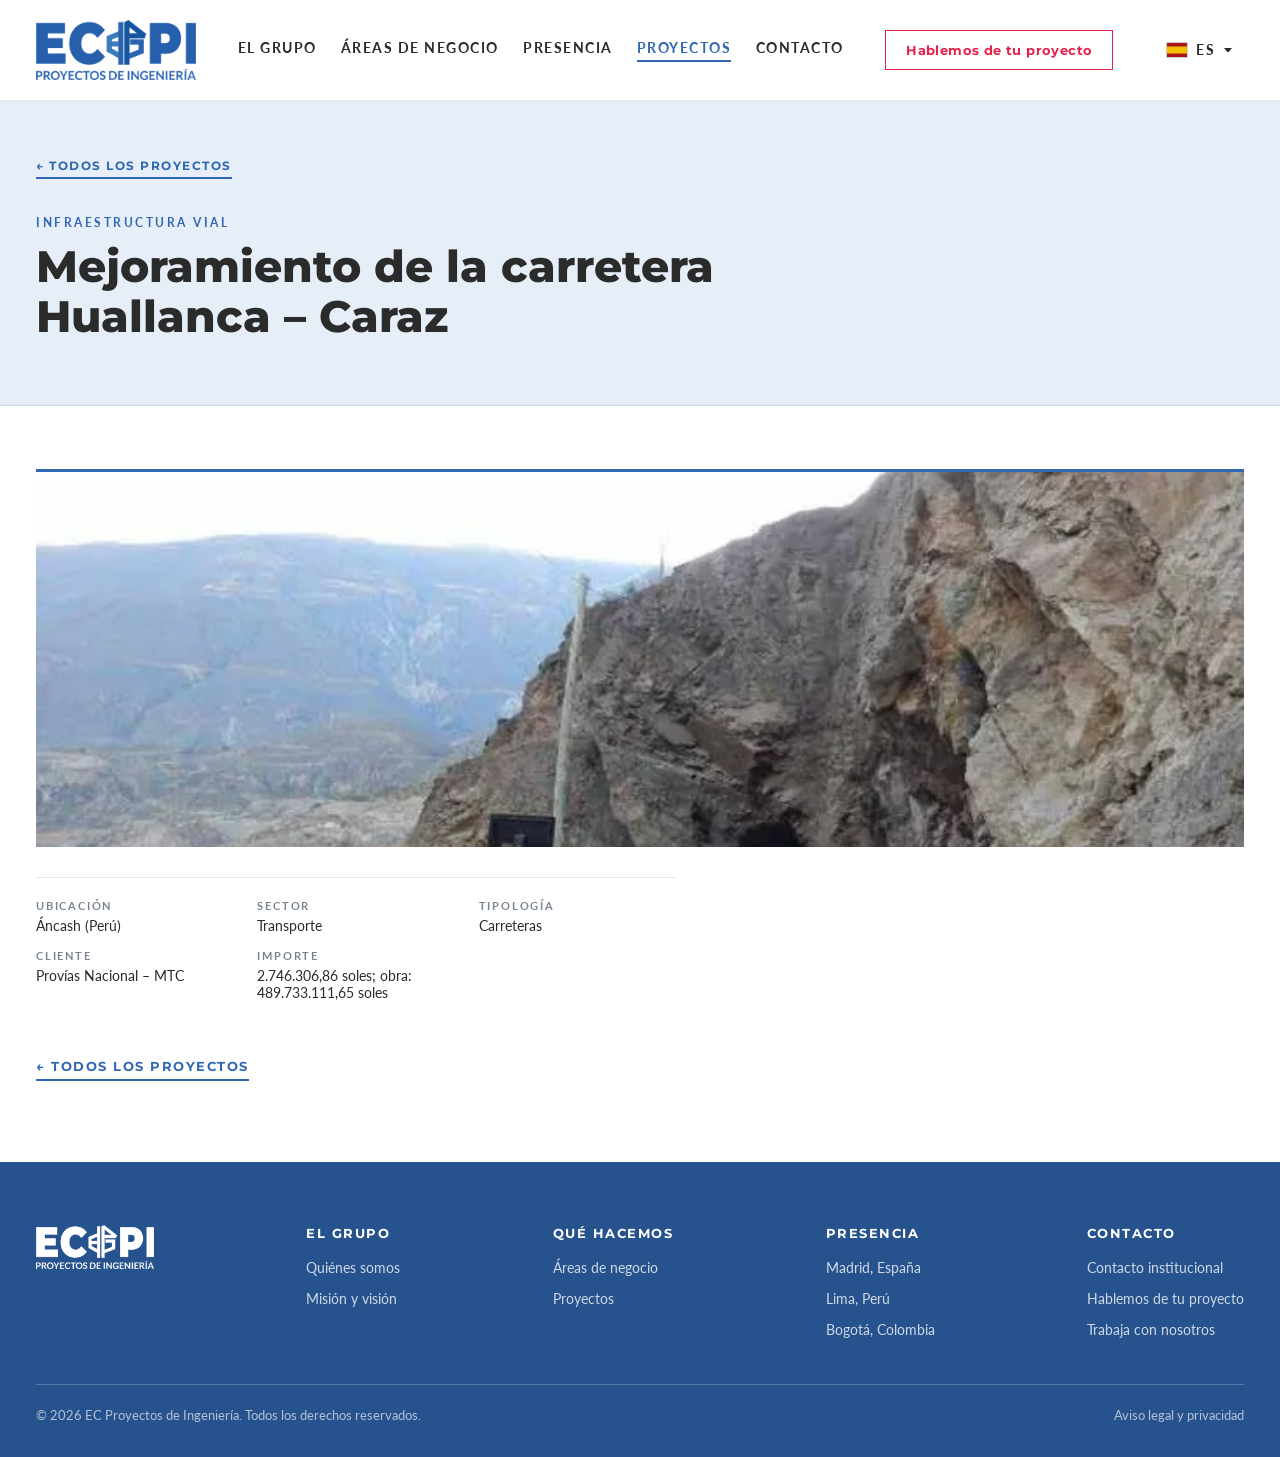
<file: proyecto.html>
<!DOCTYPE html>
<html lang="es">
<head>
<meta charset="utf-8">
<meta name="viewport" content="width=device-width, initial-scale=1">
<title>Proyectos — EC Proyectos de Ingeniería</title>
<meta name="description" content="Detalle de proyecto de EC Proyectos de Ingeniería: el reto, la solución y el impacto.">
<meta property="og:type" content="website">
<meta property="og:title" content="Proyectos — EC Proyectos de Ingeniería">
<meta property="og:description" content="Detalle de proyecto de EC Proyectos de Ingeniería: el reto, la solución y el impacto.">
<link rel="icon" type="image/png" href="assets/img/favicon.png">
<link rel="apple-touch-icon" href="assets/img/apple-touch-icon.png">
<link rel="preconnect" href="https://fonts.googleapis.com">
<link rel="preconnect" href="https://fonts.gstatic.com" crossorigin>
<link rel="stylesheet" href="https://fonts.googleapis.com/css2?family=Montserrat:wght@600;700;800&family=Lato:wght@300;400;700&family=Sacramento&display=swap">
<link rel="stylesheet" href="assets/css/main.css?v=20260902e">
</head>
<body data-title-key="t_proyectos" data-desc-key="d_proyecto">

<a class="skip" href="#main" data-i18n="skip">Ir al contenido</a>

<header class="hdr">
  <div class="wrap" style="display:flex;align-items:center;justify-content:space-between;gap:24px;height:100px">
    <!-- LOGO ECPI -->
    <a class="lgbox" href="index.html" aria-label="EC Proyectos de Ingeniería"><img class="lg-c" src="assets/img/logo-ecpi.png" alt=""></a>
    <!-- /LOGO ECPI -->
    <nav class="navlinks" aria-label="Navegación principal" data-i18n-aria="aria_nav">
      <a href="grupo.html" data-i18n="nav1">El grupo</a>
      <a href="areas.html" data-i18n="nav2">Áreas de negocio</a>
      <a href="presencia.html" data-i18n="nav3">Presencia</a>
      <a href="proyectos.html" data-i18n="navp" aria-current="page">Proyectos</a>
      <a href="contacto.html" data-i18n="nav5">Contacto</a>
    </nav>
    <a class="btn-cta" href="hablemos.html" data-i18n="nav_cta">Hablemos de tu proyecto</a>
    <!-- SELECTOR DE IDIOMA -->
    <div class="lang">
      <button type="button" class="lang-tr" aria-haspopup="true" aria-expanded="false" aria-controls="langmenu" aria-label="Selección de idioma" data-i18n-aria="aria_lang">
        <img class="lang-fl" src="assets/img/flag-es.svg" alt="" width="24" height="16">
        <span class="lang-code">ES</span>
        <svg class="lang-car" viewBox="0 0 10 6" aria-hidden="true"><path d="M0 0h10L5 6Z" fill="currentColor"/></svg>
      </button>
      <ul class="lang-menu" id="langmenu" role="menu" hidden>
        <li role="none"><button type="button" role="menuitemradio" aria-checked="true" class="langbtn" data-lang="es"><img src="assets/img/flag-es.svg" alt="" width="24" height="16">Español</button></li>
        <li role="none"><button type="button" role="menuitemradio" aria-checked="false" class="langbtn" data-lang="en"><img src="assets/img/flag-en.svg" alt="" width="24" height="16">English</button></li>
        <li role="none"><button type="button" role="menuitemradio" aria-checked="false" class="langbtn" data-lang="fr"><img src="assets/img/flag-fr.svg" alt="" width="24" height="16">Français</button></li>
        <li role="none"><button type="button" role="menuitemradio" aria-checked="false" class="langbtn" data-lang="pt"><img src="assets/img/flag-pt.svg" alt="" width="24" height="16">Português</button></li>
      </ul>
    </div>
    <!-- /SELECTOR DE IDIOMA -->
    <!-- MENÚ MÓVIL -->
    <button type="button" class="burger" aria-label="Menú" data-i18n-aria="aria_menu" aria-expanded="false" aria-controls="menumovil">
      <span aria-hidden="true"></span><span aria-hidden="true"></span><span aria-hidden="true"></span>
    </button>
  </div>
  <nav class="menumovil" id="menumovil" aria-label="Navegación principal" data-i18n-aria="aria_nav" hidden>
    <div class="wrap">
      <a href="grupo.html" data-i18n="nav1">El grupo</a>
      <a href="areas.html" data-i18n="nav2">Áreas de negocio</a>
      <a href="presencia.html" data-i18n="nav3">Presencia</a>
      <a href="proyectos.html" data-i18n="navp" aria-current="page">Proyectos</a>
      <a href="contacto.html" data-i18n="nav5">Contacto</a>
      <a class="btn-cta" href="hablemos.html" data-i18n="nav_cta">Hablemos de tu proyecto</a>
    </div>
  </nav>
  <!-- /MENÚ MÓVIL -->
</header>
<div aria-hidden="true" style="height:100px"></div>

<main id="main">
  <section style="background:var(--azul-suave);border-bottom:1px solid var(--linea-azul)">
    <div class="wrap" style="padding-top:clamp(40px,6vh,64px);padding-bottom:clamp(44px,7vh,80px)">
      <p><a class="linkline" href="proyectos.html" style="font-size:12px;letter-spacing:1.5px;text-transform:uppercase;padding-bottom:4px">← <span data-i18n="back_p">Todos los proyectos</span></a></p>
      <p id="pj-kicker" style="font-weight:700;font-size:12px;letter-spacing:2.5px;text-transform:uppercase;color:var(--azul);margin-top:36px">Infraestructura vial</p>
      <h1 id="pj-title" style="font-family:'Montserrat',sans-serif;font-weight:800;font-size:clamp(26px,3.4vw,44px);line-height:1.15;color:var(--grafito);margin-top:12px;max-width:820px;text-wrap:pretty">Mejoramiento de la carretera Huallanca – Caraz</h1>
    </div>
  </section>

  <section style="background:var(--blanco);padding-top:clamp(48px,7vh,72px);padding-bottom:clamp(60px,9vh,110px)">
    <div class="wrap">
      <div id="pj-media" style="position:relative;height:clamp(260px,42vh,460px);border-top:3px solid var(--azul)">
        <img class="imgfill" src="assets/img/proj-huallanca-caraz.webp" alt="Túnel excavado en roca en la carretera Huallanca – Caraz">
      </div>
      <div class="ficha" style="max-width:640px;border-top:1px solid #E4E7EC;margin-top:30px;padding-top:22px">
        <div>
          <p data-i18n="lbl_ubi" style="font-weight:700;font-size:10.5px;letter-spacing:1.8px;text-transform:uppercase;color:#7A8390">Ubicación</p>
          <p id="pj-ubi" style="font-size:14px;color:var(--grafito);margin-top:5px">Áncash (Perú)</p>
        </div>
        <div>
          <p data-i18n="lbl_sector" style="font-weight:700;font-size:10.5px;letter-spacing:1.8px;text-transform:uppercase;color:#7A8390">Sector</p>
          <p id="pj-sector" style="font-size:14px;color:var(--grafito);margin-top:5px">Transporte</p>
        </div>
        <div>
          <p data-i18n="lbl_tipo" style="font-weight:700;font-size:10.5px;letter-spacing:1.8px;text-transform:uppercase;color:#7A8390">Tipología</p>
          <p id="pj-tipo" style="font-size:14px;color:var(--grafito);margin-top:5px">Carreteras</p>
        </div>
        <div id="pj-cliente-box">
          <p data-i18n="lbl_cliente" style="font-weight:700;font-size:10.5px;letter-spacing:1.8px;text-transform:uppercase;color:#7A8390">Cliente</p>
          <p id="pj-cliente" style="font-size:14px;color:var(--grafito);margin-top:5px">Provías Nacional – MTC</p>
        </div>
        <div id="pj-monto-box">
          <p data-i18n="lbl_monto" style="font-weight:700;font-size:10.5px;letter-spacing:1.8px;text-transform:uppercase;color:#7A8390">Importe</p>
          <p id="pj-monto" style="font-size:14px;color:var(--grafito);margin-top:5px">2.746.306,86 soles; obra: 489.733.111,65 soles</p>
        </div>
      </div>
      <div class="rsi" style="margin-top:clamp(36px,5vh,52px)" hidden>
        <div style="border-top:3px solid var(--azul);padding-top:20px">
          <h2 data-i18n="reto_t" style="font-family:'Montserrat',sans-serif;font-weight:700;font-size:15px;letter-spacing:2px;text-transform:uppercase;color:var(--azul)">El reto</h2>
          <p id="pj-reto" style="font-size:15.5px;line-height:1.7;color:#4A4F57;margin-top:12px"></p>
        </div>
        <div style="border-top:3px solid var(--azul);padding-top:20px">
          <h2 data-i18n="sol_t" style="font-family:'Montserrat',sans-serif;font-weight:700;font-size:15px;letter-spacing:2px;text-transform:uppercase;color:var(--azul)">La solución</h2>
          <p id="pj-sol" style="font-size:15.5px;line-height:1.7;color:#4A4F57;margin-top:12px"></p>
        </div>
        <div style="border-top:3px solid var(--azul);padding-top:20px">
          <h2 data-i18n="imp_t" style="font-family:'Montserrat',sans-serif;font-weight:700;font-size:15px;letter-spacing:2px;text-transform:uppercase;color:var(--azul)">El impacto</h2>
          <p id="pj-imp" style="font-size:15.5px;line-height:1.7;color:#4A4F57;margin-top:12px"></p>
        </div>
      </div>
      <p style="margin-top:clamp(44px,6vh,64px)"><a class="linkline" href="proyectos.html" style="font-size:13px;letter-spacing:1.5px;text-transform:uppercase;padding-bottom:5px">← <span data-i18n="back_p">Todos los proyectos</span></a></p>
    </div>
  </section>
</main>

<footer style="background:var(--azul-oscuro);color:#fff;padding-top:clamp(48px,7vh,72px);padding-bottom:32px">
  <div class="wrap">
    <div class="fcols">
      <div>
        <!-- LOGO ECPI -->
        <img src="assets/img/logo-ecpi-blanco.png" alt="EC Proyectos de Ingeniería" style="height:44px;width:auto;display:block">
        <!-- /LOGO ECPI -->
      </div>
      <nav class="fcol" aria-label="El grupo">
        <p data-i18n="nav1">El grupo</p>
        <a href="grupo.html" data-i18n="f_quienes">Quiénes somos</a>
        <a href="grupo.html" data-i18n="f_mision">Misión y visión</a>
      </nav>
      <nav class="fcol" aria-label="Qué hacemos">
        <p data-i18n="f_hacemos">Qué hacemos</p>
        <a href="areas.html" data-i18n="s2_kicker">Áreas de negocio</a>
        <a href="proyectos.html" data-i18n="navp">Proyectos</a>
      </nav>
      <nav class="fcol" aria-label="Presencia">
        <p data-i18n="nav3">Presencia</p>
        <a href="presencia.html" data-i18n="hq_city3">Madrid, España</a>
        <a href="presencia.html" data-i18n="f1_city3">Lima, Perú</a>
        <a href="presencia.html" data-i18n="f2_city3">Bogotá, Colombia</a>
      </nav>
      <nav class="fcol" aria-label="Contacto">
        <p data-i18n="nav5">Contacto</p>
        <a href="contacto.html" data-i18n="s5_title">Contacto institucional</a>
        <a href="hablemos.html" data-i18n="nav_cta">Hablemos de tu proyecto</a>
        <a href="trabaja.html" data-i18n="nav_cv">Trabaja con nosotros</a>
      </nav>
    </div>
    <div class="flegal">
      <p data-i18n="footer_legal">© 2026 EC Proyectos de Ingeniería. Todos los derechos reservados.</p>
      <a href="legal.html" data-i18n="f_legal">Aviso legal y privacidad</a>
    </div>
  </div>
</footer>

<script src="assets/js/projects-data.js?v=20261008b"></script>
<script src="assets/js/main.js?v=20261008a"></script>
<script>
(function () {
  'use strict';
  var HEX = '<svg width="96" height="106" viewBox="0 0 100 110" aria-hidden="true"><polygon points="50,5 91,28.5 91,81.5 50,105 9,81.5 9,28.5" fill="none" stroke="currentColor" stroke-width="4"></polygon><polygon points="50,34 66,43.5 66,66.5 50,76 34,66.5 34,43.5" fill="currentColor"></polygon></svg>';
  function esc(s) {
    return String(s).replace(/&/g, '&amp;').replace(/</g, '&lt;').replace(/>/g, '&gt;').replace(/"/g, '&quot;');
  }
  function fill(lang) {
    if (!window.ECPI_GET_PROJECT) return;
    var id = 'huallanca-caraz';
    try { id = new URLSearchParams(window.location.search).get('id') || 'huallanca-caraz'; } catch (e) {}
    var p = window.ECPI_GET_PROJECT(id);
    var t = p[lang] || p.es;
    document.title = t.title + ' — EC Proyectos de Ingeniería';
    function set(elId, v) { var el = document.getElementById(elId); if (el) el.textContent = v; }
    function box(elId, v) { var el = document.getElementById(elId); if (el) el.hidden = !v; }
    set('pj-kicker', t.kicker); set('pj-title', t.title);
    set('pj-ubi', t.ubi); set('pj-sector', t.sector); set('pj-tipo', t.tipo);
    // Cliente e importe vienen de la presentación de Perú y no los tiene todo
    // el mundo: cada casilla se esconde si el proyecto no trae el dato.
    set('pj-cliente', p.cliente || ''); box('pj-cliente-box', p.cliente);
    set('pj-monto', t.monto || ''); box('pj-monto-box', t.monto);
    set('pj-reto', t.reto || ''); set('pj-sol', t.sol || ''); set('pj-imp', t.imp || '');
    // El reto, la solución y el impacto son un relato que no está en todas las
    // fichas. Sin ninguno de los tres, el bloque entero desaparece.
    var rsi = document.querySelector('.rsi');
    if (rsi) rsi.hidden = !(t.reto || t.sol || t.imp);
    var media = document.getElementById('pj-media');
    if (media) {
      media.innerHTML = p.img
        ? '<img class="imgfill" src="' + esc(p.img) + '" alt="' + esc(t.title) + '">'
        : '<div class="imgph" aria-hidden="true">' + HEX + '</div>';
    }
  }
  document.addEventListener('ecpi:lang', function (e) { fill(e.detail.lang); });
})();
</script>
</body>
</html>
</file>
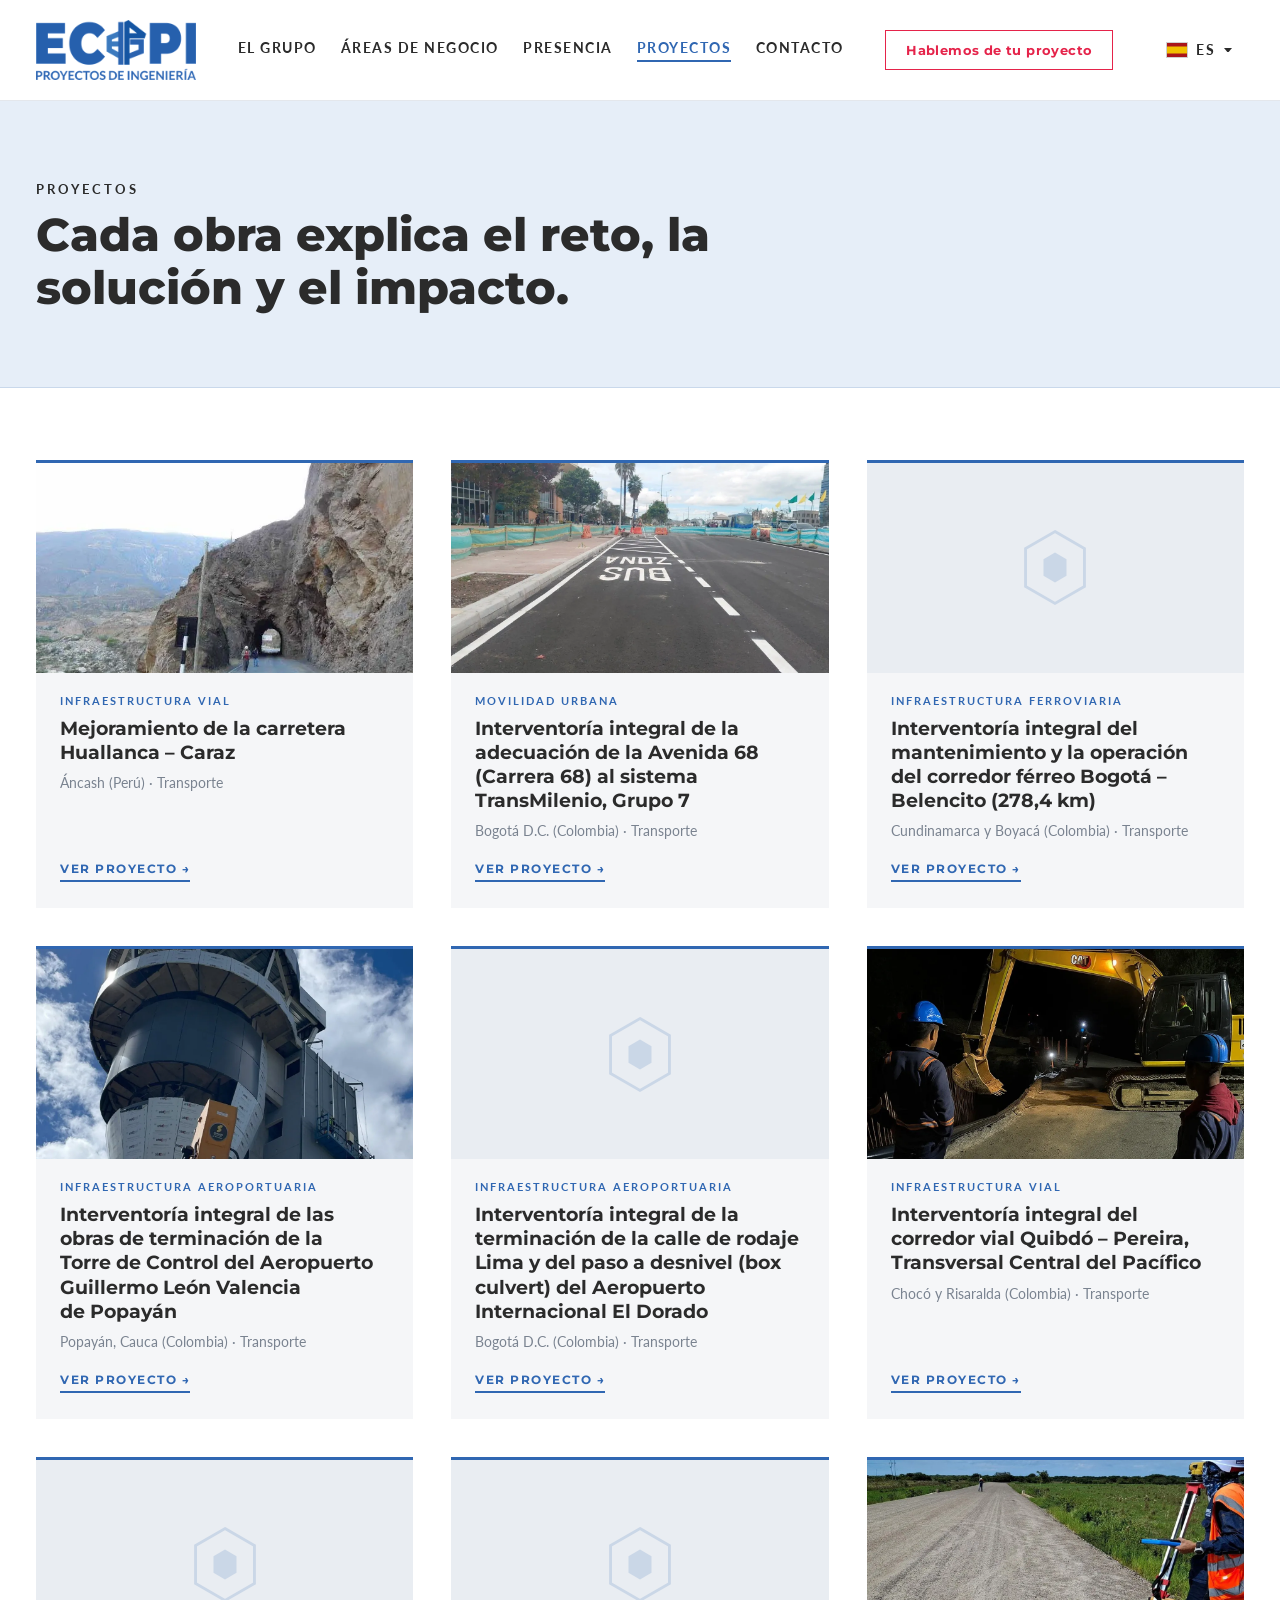
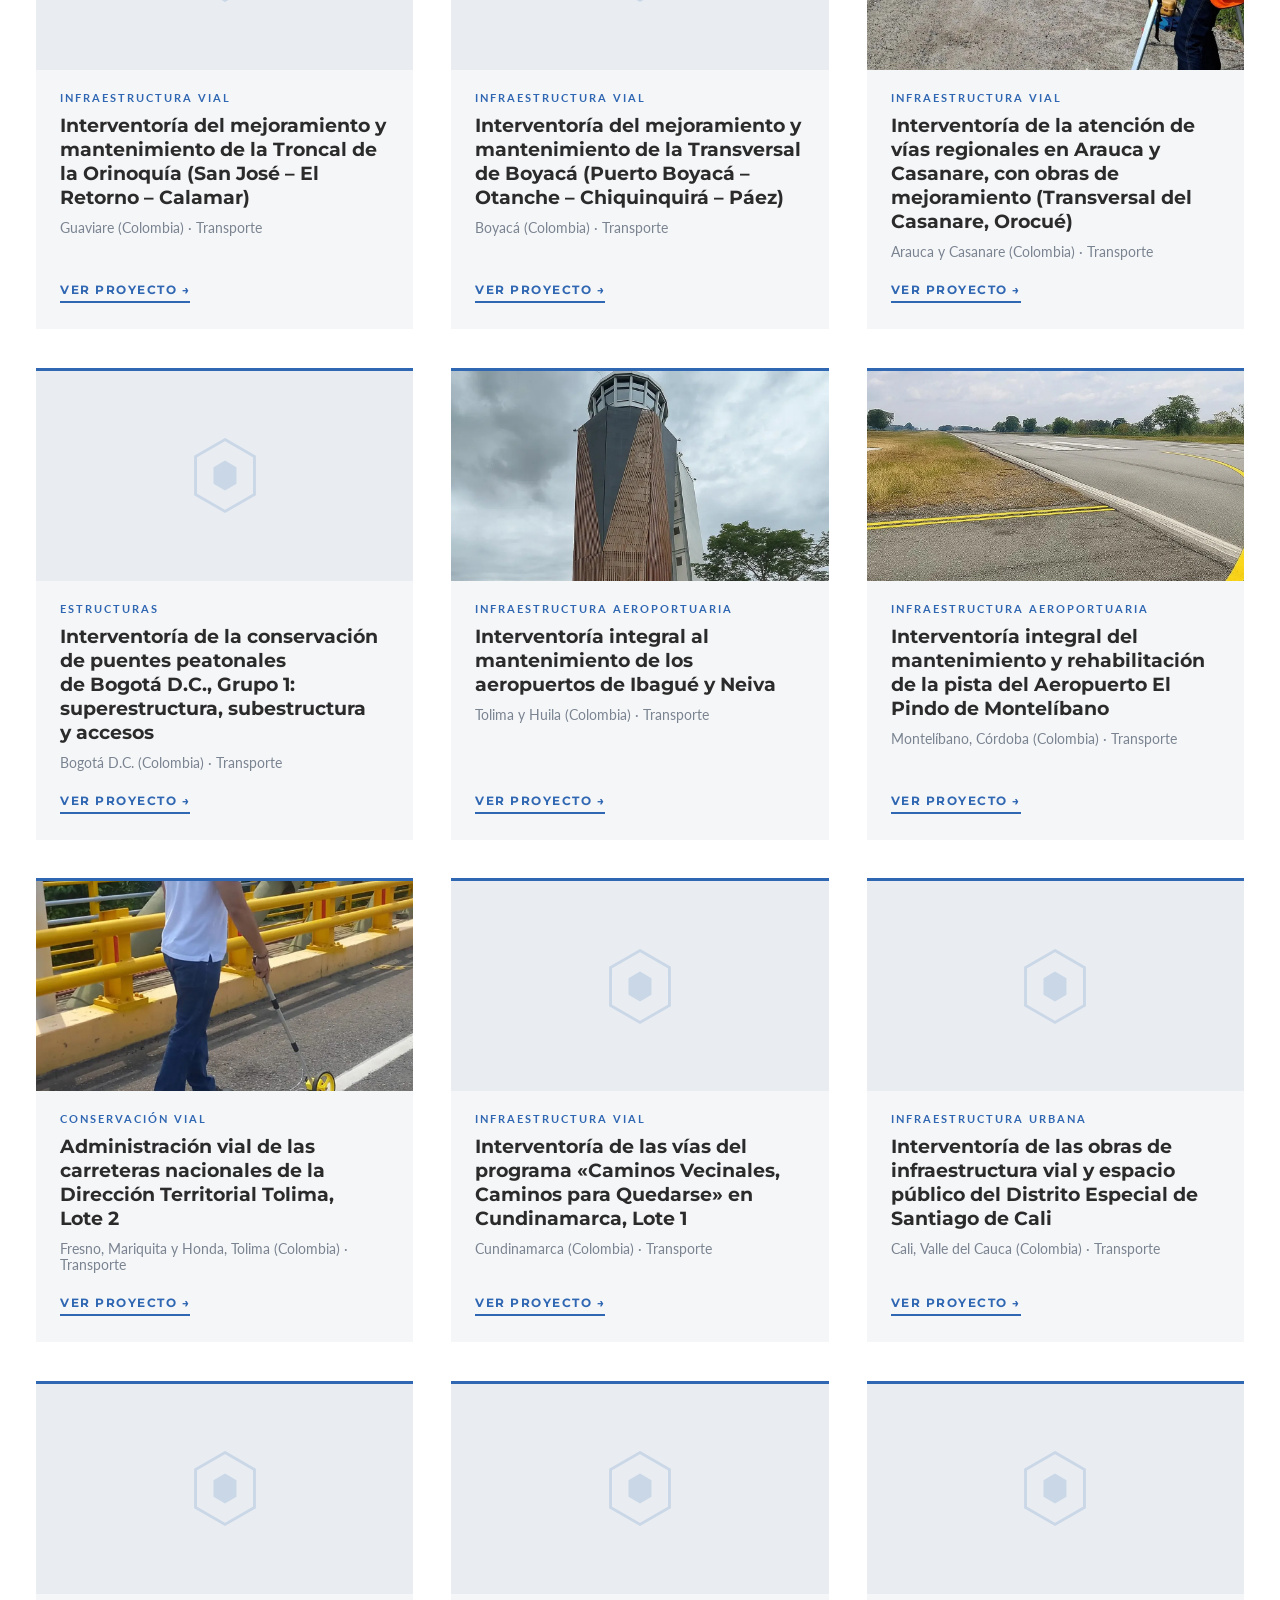
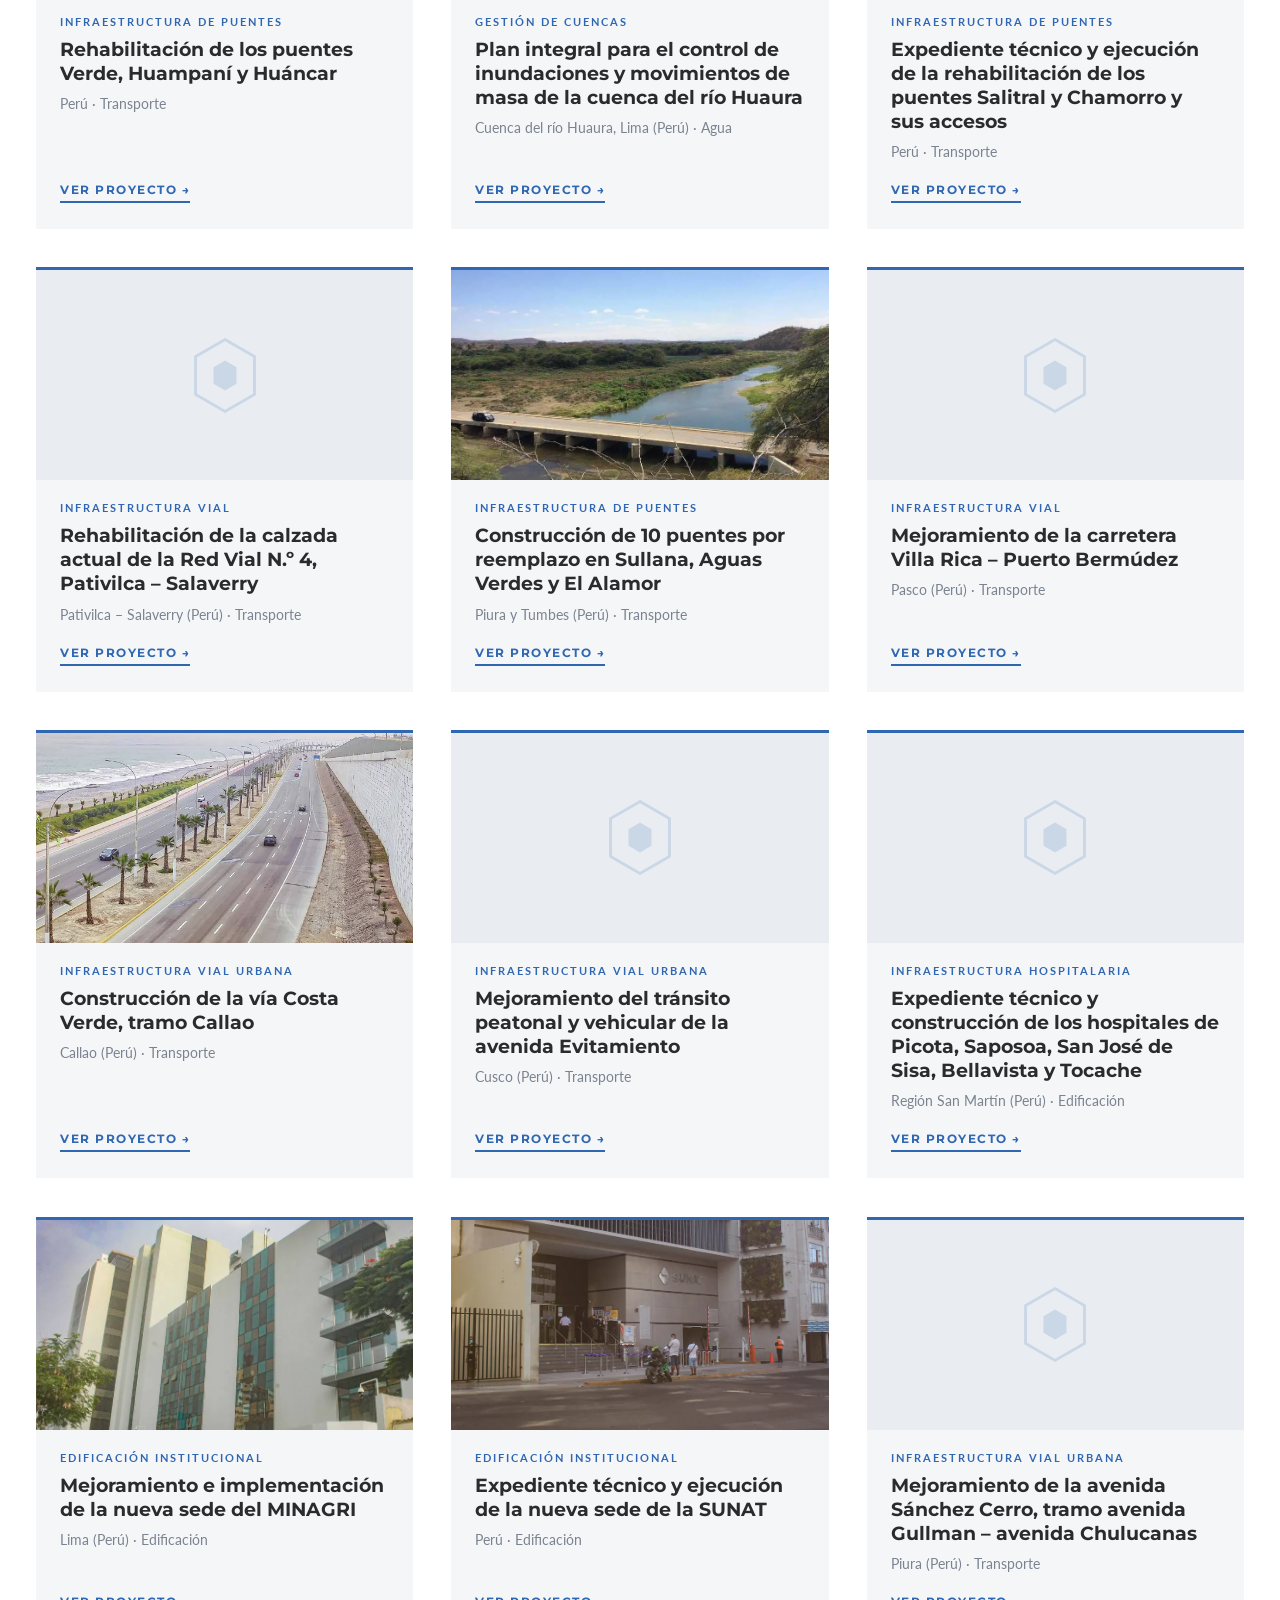
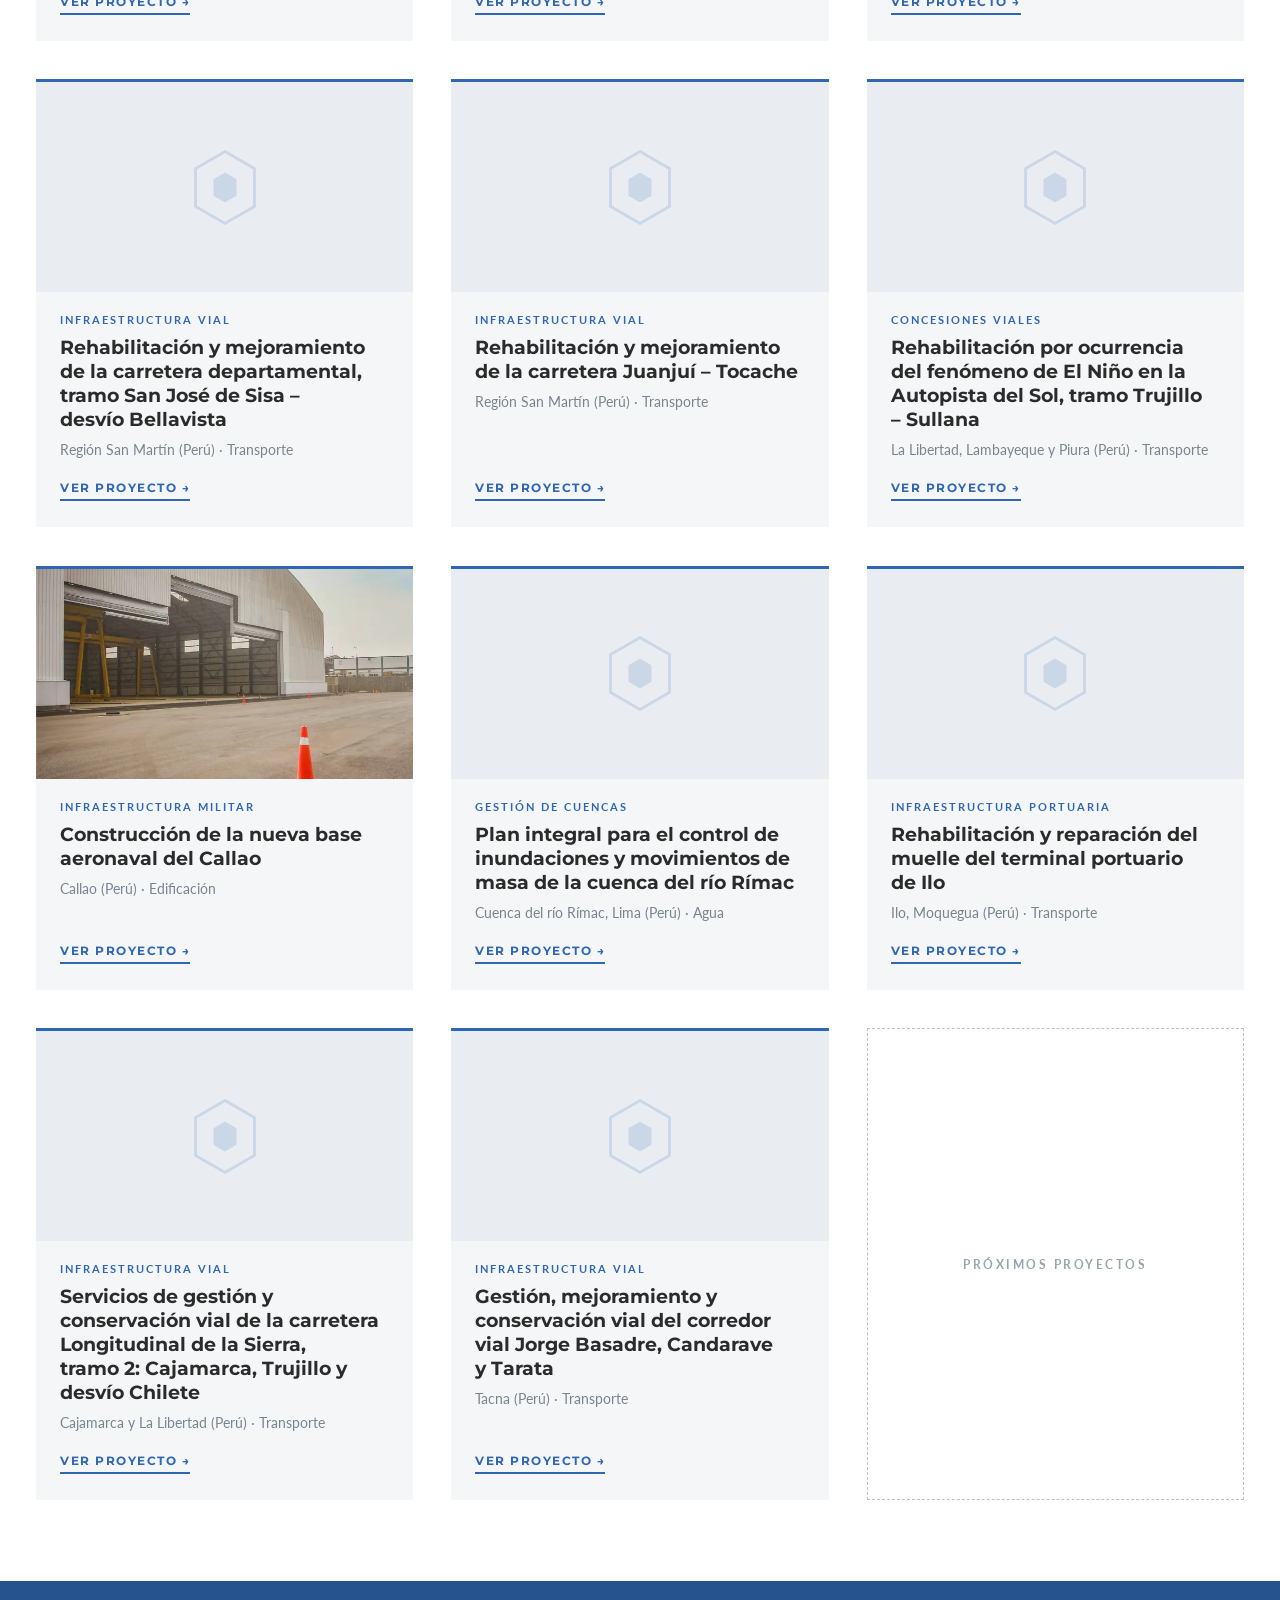
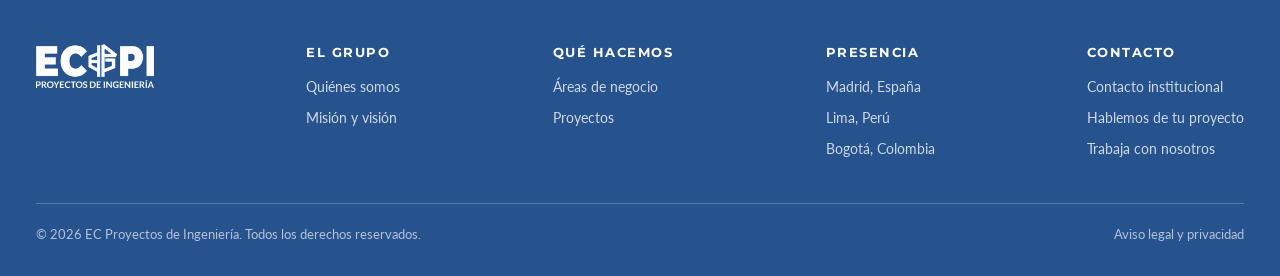
<file: proyectos.html>
<!DOCTYPE html>
<html lang="es">
<head>
<meta charset="utf-8">
<meta name="viewport" content="width=device-width, initial-scale=1">
<title>Proyectos — EC Proyectos de Ingeniería</title>
<meta name="description" content="Proyectos de EC Proyectos de Ingeniería: cada obra explica el reto, la solución y el impacto.">
<meta property="og:type" content="website">
<meta property="og:title" content="Proyectos — EC Proyectos de Ingeniería">
<meta property="og:description" content="Proyectos de EC Proyectos de Ingeniería: cada obra explica el reto, la solución y el impacto.">
<link rel="icon" type="image/png" href="assets/img/favicon.png">
<link rel="apple-touch-icon" href="assets/img/apple-touch-icon.png">
<link rel="preconnect" href="https://fonts.googleapis.com">
<link rel="preconnect" href="https://fonts.gstatic.com" crossorigin>
<link rel="stylesheet" href="https://fonts.googleapis.com/css2?family=Montserrat:wght@600;700;800&family=Lato:wght@300;400;700&family=Sacramento&display=swap">
<link rel="stylesheet" href="assets/css/main.css?v=20260902e">
</head>
<body data-title-key="t_proyectos" data-desc-key="d_proyectos">

<a class="skip" href="#main" data-i18n="skip">Ir al contenido</a>

<header class="hdr">
  <div class="wrap" style="display:flex;align-items:center;justify-content:space-between;gap:24px;height:100px">
    <!-- LOGO ECPI -->
    <a class="lgbox" href="index.html" aria-label="EC Proyectos de Ingeniería"><img class="lg-c" src="assets/img/logo-ecpi.png" alt=""></a>
    <!-- /LOGO ECPI -->
    <nav class="navlinks" aria-label="Navegación principal" data-i18n-aria="aria_nav">
      <a href="grupo.html" data-i18n="nav1">El grupo</a>
      <a href="areas.html" data-i18n="nav2">Áreas de negocio</a>
      <a href="presencia.html" data-i18n="nav3">Presencia</a>
      <a href="proyectos.html" data-i18n="navp" aria-current="page">Proyectos</a>
      <a href="contacto.html" data-i18n="nav5">Contacto</a>
    </nav>
    <a class="btn-cta" href="hablemos.html" data-i18n="nav_cta">Hablemos de tu proyecto</a>
    <!-- SELECTOR DE IDIOMA -->
    <div class="lang">
      <button type="button" class="lang-tr" aria-haspopup="true" aria-expanded="false" aria-controls="langmenu" aria-label="Selección de idioma" data-i18n-aria="aria_lang">
        <img class="lang-fl" src="assets/img/flag-es.svg" alt="" width="24" height="16">
        <span class="lang-code">ES</span>
        <svg class="lang-car" viewBox="0 0 10 6" aria-hidden="true"><path d="M0 0h10L5 6Z" fill="currentColor"/></svg>
      </button>
      <ul class="lang-menu" id="langmenu" role="menu" hidden>
        <li role="none"><button type="button" role="menuitemradio" aria-checked="true" class="langbtn" data-lang="es"><img src="assets/img/flag-es.svg" alt="" width="24" height="16">Español</button></li>
        <li role="none"><button type="button" role="menuitemradio" aria-checked="false" class="langbtn" data-lang="en"><img src="assets/img/flag-en.svg" alt="" width="24" height="16">English</button></li>
        <li role="none"><button type="button" role="menuitemradio" aria-checked="false" class="langbtn" data-lang="fr"><img src="assets/img/flag-fr.svg" alt="" width="24" height="16">Français</button></li>
        <li role="none"><button type="button" role="menuitemradio" aria-checked="false" class="langbtn" data-lang="pt"><img src="assets/img/flag-pt.svg" alt="" width="24" height="16">Português</button></li>
      </ul>
    </div>
    <!-- /SELECTOR DE IDIOMA -->
    <!-- MENÚ MÓVIL -->
    <button type="button" class="burger" aria-label="Menú" data-i18n-aria="aria_menu" aria-expanded="false" aria-controls="menumovil">
      <span aria-hidden="true"></span><span aria-hidden="true"></span><span aria-hidden="true"></span>
    </button>
  </div>
  <nav class="menumovil" id="menumovil" aria-label="Navegación principal" data-i18n-aria="aria_nav" hidden>
    <div class="wrap">
      <a href="grupo.html" data-i18n="nav1">El grupo</a>
      <a href="areas.html" data-i18n="nav2">Áreas de negocio</a>
      <a href="presencia.html" data-i18n="nav3">Presencia</a>
      <a href="proyectos.html" data-i18n="navp" aria-current="page">Proyectos</a>
      <a href="contacto.html" data-i18n="nav5">Contacto</a>
      <a class="btn-cta" href="hablemos.html" data-i18n="nav_cta">Hablemos de tu proyecto</a>
    </div>
  </nav>
  <!-- /MENÚ MÓVIL -->
</header>
<div aria-hidden="true" style="height:100px"></div>

<main id="main">
  <section style="background:var(--azul-suave);border-bottom:1px solid var(--linea-azul)">
    <div class="wrap" style="display:flex;align-items:baseline;gap:28px;flex-wrap:wrap;padding-top:clamp(56px,9vh,100px);padding-bottom:clamp(48px,8vh,90px)">
      <div style="max-width:760px">
        <p data-i18n="sp_kicker" style="font-weight:700;font-size:13px;letter-spacing:3px;text-transform:uppercase;color:var(--grafito)">Proyectos</p>
        <h1 data-i18n="sp_title" style="font-family:'Montserrat',sans-serif;font-weight:800;font-size:clamp(28px,3.6vw,46px);line-height:1.15;color:var(--grafito);margin-top:12px;text-wrap:pretty">Cada obra explica el reto, la solución y el impacto.</h1>
      </div>
    </div>
  </section>

  <section style="background:var(--blanco);padding-top:clamp(56px,8vh,90px);padding-bottom:clamp(60px,9vh,110px)">
    <div class="wrap">
      <div id="pgrid" class="pgrid" aria-label="Proyectos del grupo" data-i18n-aria="aria_proj">
        <!-- Contenido de respaldo en español; se regenera desde assets/js/projects-data.js -->
        <article class="pcard">
          <div style="position:relative;height:210px">
            <img class="imgfill" src="assets/img/proj-huallanca-caraz.webp" alt="Túnel excavado en roca en la carretera Huallanca – Caraz" loading="lazy" decoding="async">
          </div>
          <div style="display:flex;flex-direction:column;flex:1;padding:22px 24px 26px">
            <p style="font-weight:700;font-size:10.5px;letter-spacing:2px;text-transform:uppercase;color:var(--azul)">Infraestructura vial</p>
            <h2 style="font-family:'Montserrat',sans-serif;font-weight:700;font-size:18.5px;line-height:1.3;color:var(--grafito);margin-top:10px;text-wrap:pretty">Mejoramiento de la carretera Huallanca – Caraz</h2>
            <p style="font-size:13.5px;color:#7A8390;margin-top:10px">Áncash (Perú) · Transporte</p>
            <p style="margin-top:auto;padding-top:18px"><a class="linkline" href="proyecto.html?id=huallanca-caraz" style="font-size:12px;letter-spacing:1.5px;text-transform:uppercase;padding-bottom:4px">Ver proyecto →</a></p>
          </div>
        </article>
        <article aria-hidden="true" style="border:1px dashed #B9C1CC;display:flex;align-items:center;justify-content:center;min-height:220px">
          <p data-i18n="p_next" style="font-weight:700;font-size:12px;letter-spacing:2.5px;text-transform:uppercase;color:#9AA3AF;text-align:center;padding:24px">Próximos proyectos</p>
        </article>
      </div>
    </div>
  </section>
</main>

<footer style="background:var(--azul-oscuro);color:#fff;padding-top:clamp(48px,7vh,72px);padding-bottom:32px">
  <div class="wrap">
    <div class="fcols">
      <div>
        <!-- LOGO ECPI -->
        <img src="assets/img/logo-ecpi-blanco.png" alt="EC Proyectos de Ingeniería" style="height:44px;width:auto;display:block">
        <!-- /LOGO ECPI -->
      </div>
      <nav class="fcol" aria-label="El grupo">
        <p data-i18n="nav1">El grupo</p>
        <a href="grupo.html" data-i18n="f_quienes">Quiénes somos</a>
        <a href="grupo.html" data-i18n="f_mision">Misión y visión</a>
      </nav>
      <nav class="fcol" aria-label="Qué hacemos">
        <p data-i18n="f_hacemos">Qué hacemos</p>
        <a href="areas.html" data-i18n="s2_kicker">Áreas de negocio</a>
        <a href="proyectos.html" data-i18n="navp">Proyectos</a>
      </nav>
      <nav class="fcol" aria-label="Presencia">
        <p data-i18n="nav3">Presencia</p>
        <a href="presencia.html" data-i18n="hq_city3">Madrid, España</a>
        <a href="presencia.html" data-i18n="f1_city3">Lima, Perú</a>
        <a href="presencia.html" data-i18n="f2_city3">Bogotá, Colombia</a>
      </nav>
      <nav class="fcol" aria-label="Contacto">
        <p data-i18n="nav5">Contacto</p>
        <a href="contacto.html" data-i18n="s5_title">Contacto institucional</a>
        <a href="hablemos.html" data-i18n="nav_cta">Hablemos de tu proyecto</a>
        <a href="trabaja.html" data-i18n="nav_cv">Trabaja con nosotros</a>
      </nav>
    </div>
    <div class="flegal">
      <p data-i18n="footer_legal">© 2026 EC Proyectos de Ingeniería. Todos los derechos reservados.</p>
      <a href="legal.html" data-i18n="f_legal">Aviso legal y privacidad</a>
    </div>
  </div>
</footer>

<script src="assets/js/projects-data.js?v=20261008b"></script>
<script src="assets/js/main.js?v=20261008a"></script>
<script>
(function () {
  'use strict';
  var HEX = '<svg width="72" height="79" viewBox="0 0 100 110" aria-hidden="true"><polygon points="50,5 91,28.5 91,81.5 50,105 9,81.5 9,28.5" fill="none" stroke="currentColor" stroke-width="4"></polygon><polygon points="50,34 66,43.5 66,66.5 50,76 34,66.5 34,43.5" fill="currentColor"></polygon></svg>';
  function esc(s) {
    return String(s).replace(/&/g, '&amp;').replace(/</g, '&lt;').replace(/>/g, '&gt;').replace(/"/g, '&quot;');
  }
  function render(lang, d) {
    var grid = document.getElementById('pgrid');
    if (!grid || !window.ECPI_PROJECTS) return;
    var html = window.ECPI_PROJECTS.map(function (p) {
      var t = p[lang] || p.es;
      var media = p.img
        ? '<img class="imgfill" src="' + esc(p.img) + '" alt="' + esc(t.title) + '" loading="lazy" decoding="async">'
        : '<div class="imgph" aria-hidden="true">' + HEX + '</div>';
      return '<article class="pcard">'
        + '<div style="position:relative;height:210px">' + media + '</div>'
        + '<div style="display:flex;flex-direction:column;flex:1;padding:22px 24px 26px">'
        + '<p style="font-weight:700;font-size:10.5px;letter-spacing:2px;text-transform:uppercase;color:var(--azul)">' + esc(t.kicker) + '</p>'
        + '<h2 style="font-family:\'Montserrat\',sans-serif;font-weight:700;font-size:18.5px;line-height:1.3;color:var(--grafito);margin-top:10px;text-wrap:pretty">' + esc(t.title) + '</h2>'
        + '<p style="font-size:13.5px;color:#7A8390;margin-top:10px">' + esc(t.ubi) + ' · ' + esc(t.sector) + '</p>'
        + '<p style="margin-top:auto;padding-top:18px"><a class="linkline" href="proyecto.html?id=' + encodeURIComponent(p.id) + '" style="font-size:12px;letter-spacing:1.5px;text-transform:uppercase;padding-bottom:4px">' + esc(d.view_p) + ' →</a></p>'
        + '</div></article>';
    }).join('');
    html += '<article aria-hidden="true" style="border:1px dashed #B9C1CC;display:flex;align-items:center;justify-content:center;min-height:220px">'
      + '<p data-i18n="p_next" style="font-weight:700;font-size:12px;letter-spacing:2.5px;text-transform:uppercase;color:#9AA3AF;text-align:center;padding:24px">' + esc(d.p_next) + '</p></article>';
    grid.innerHTML = html;
  }
  document.addEventListener('ecpi:lang', function (e) { render(e.detail.lang, e.detail.dict); });
})();
</script>
</body>
</html>
</file>
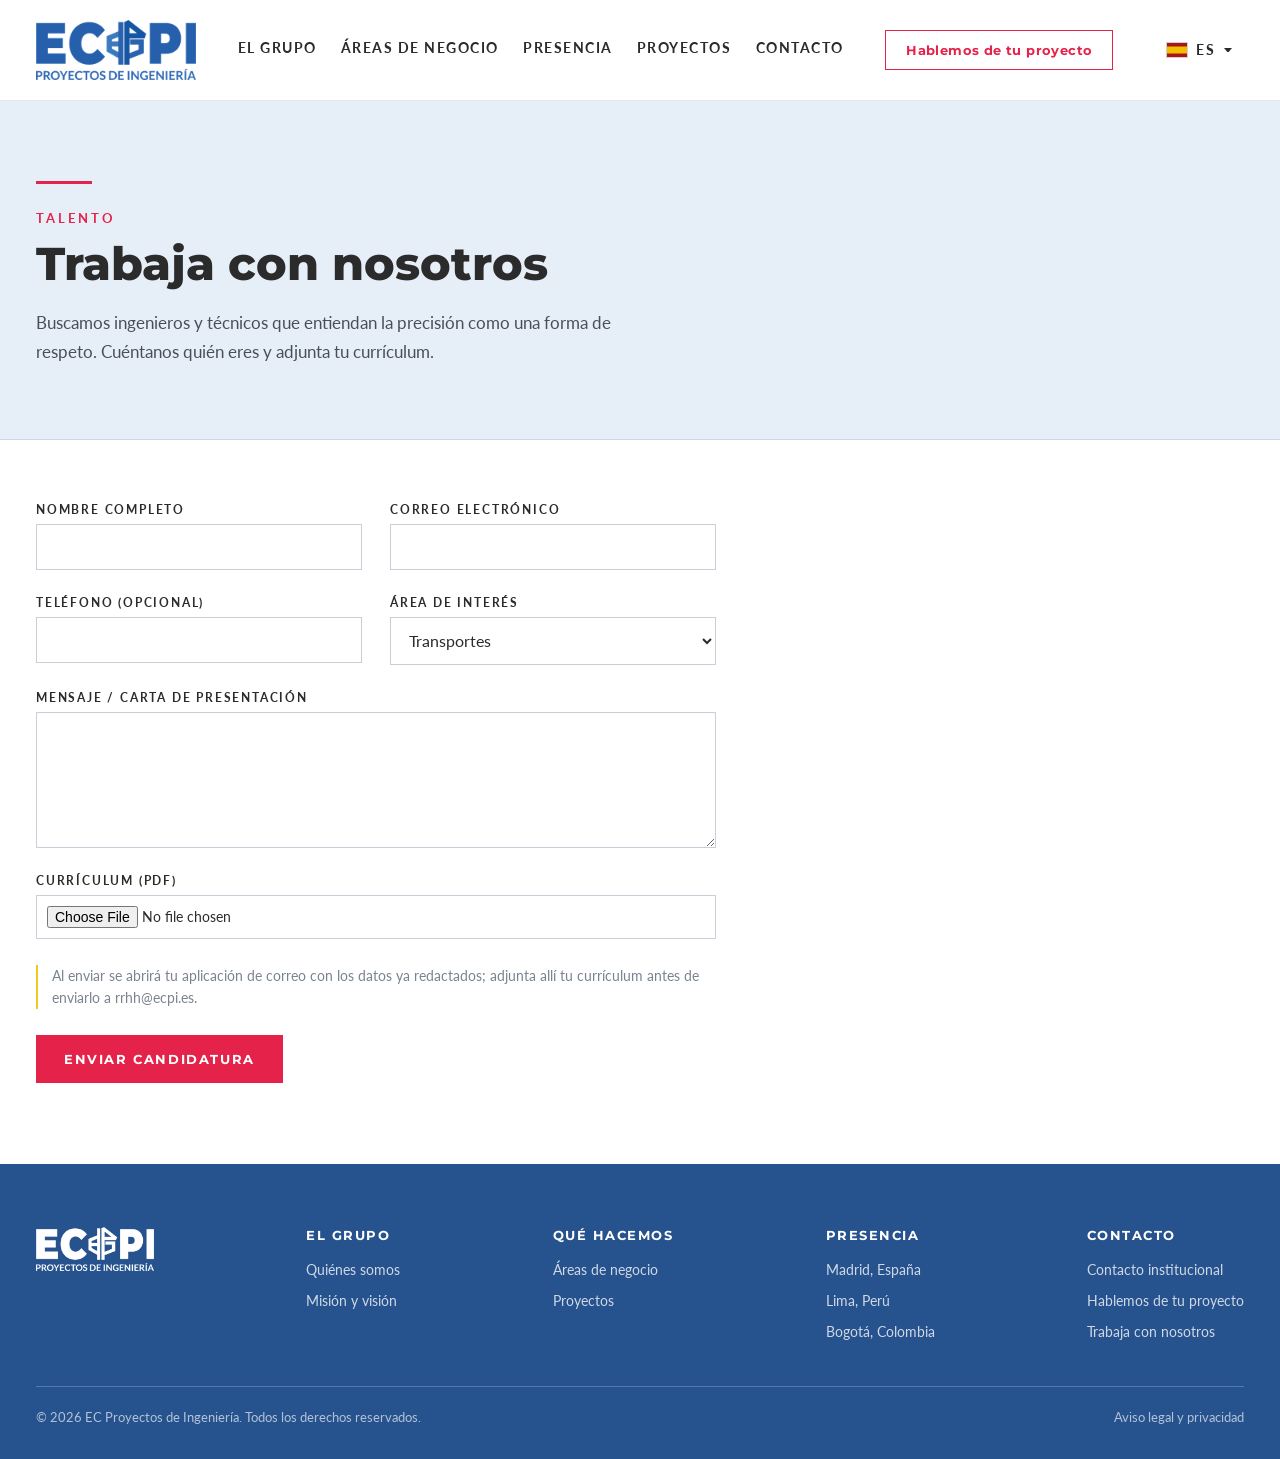
<file: trabaja.html>
<!DOCTYPE html>
<html lang="es">
<head>
<meta charset="utf-8">
<meta name="viewport" content="width=device-width, initial-scale=1">
<title>Trabaja con nosotros — EC Proyectos de Ingeniería</title>
<meta name="description" content="Trabaja con EC Proyectos de Ingeniería: buscamos ingenieros y técnicos que entiendan la precisión como una forma de respeto. Envíanos tu candidatura.">
<meta property="og:type" content="website">
<meta property="og:title" content="Trabaja con nosotros — EC Proyectos de Ingeniería">
<meta property="og:description" content="Trabaja con EC Proyectos de Ingeniería: buscamos ingenieros y técnicos que entiendan la precisión como una forma de respeto. Envíanos tu candidatura.">
<link rel="icon" type="image/png" href="assets/img/favicon.png">
<link rel="apple-touch-icon" href="assets/img/apple-touch-icon.png">
<link rel="preconnect" href="https://fonts.googleapis.com">
<link rel="preconnect" href="https://fonts.gstatic.com" crossorigin>
<link rel="stylesheet" href="https://fonts.googleapis.com/css2?family=Montserrat:wght@600;700;800&family=Lato:wght@300;400;700&family=Sacramento&display=swap">
<link rel="stylesheet" href="assets/css/main.css?v=20260902e">
</head>
<body data-title-key="t_trabaja" data-desc-key="d_trabaja">

<a class="skip" href="#main" data-i18n="skip">Ir al contenido</a>

<header class="hdr">
  <div class="wrap" style="display:flex;align-items:center;justify-content:space-between;gap:24px;height:100px">
    <!-- LOGO ECPI -->
    <a class="lgbox" href="index.html" aria-label="EC Proyectos de Ingeniería"><img class="lg-c" src="assets/img/logo-ecpi.png" alt=""></a>
    <!-- /LOGO ECPI -->
    <nav class="navlinks" aria-label="Navegación principal" data-i18n-aria="aria_nav">
      <a href="grupo.html" data-i18n="nav1">El grupo</a>
      <a href="areas.html" data-i18n="nav2">Áreas de negocio</a>
      <a href="presencia.html" data-i18n="nav3">Presencia</a>
      <a href="proyectos.html" data-i18n="navp">Proyectos</a>
      <a href="contacto.html" data-i18n="nav5">Contacto</a>
    </nav>
    <a class="btn-cta" href="hablemos.html" data-i18n="nav_cta">Hablemos de tu proyecto</a>
    <!-- SELECTOR DE IDIOMA -->
    <div class="lang">
      <button type="button" class="lang-tr" aria-haspopup="true" aria-expanded="false" aria-controls="langmenu" aria-label="Selección de idioma" data-i18n-aria="aria_lang">
        <img class="lang-fl" src="assets/img/flag-es.svg" alt="" width="24" height="16">
        <span class="lang-code">ES</span>
        <svg class="lang-car" viewBox="0 0 10 6" aria-hidden="true"><path d="M0 0h10L5 6Z" fill="currentColor"/></svg>
      </button>
      <ul class="lang-menu" id="langmenu" role="menu" hidden>
        <li role="none"><button type="button" role="menuitemradio" aria-checked="true" class="langbtn" data-lang="es"><img src="assets/img/flag-es.svg" alt="" width="24" height="16">Español</button></li>
        <li role="none"><button type="button" role="menuitemradio" aria-checked="false" class="langbtn" data-lang="en"><img src="assets/img/flag-en.svg" alt="" width="24" height="16">English</button></li>
        <li role="none"><button type="button" role="menuitemradio" aria-checked="false" class="langbtn" data-lang="fr"><img src="assets/img/flag-fr.svg" alt="" width="24" height="16">Français</button></li>
        <li role="none"><button type="button" role="menuitemradio" aria-checked="false" class="langbtn" data-lang="pt"><img src="assets/img/flag-pt.svg" alt="" width="24" height="16">Português</button></li>
      </ul>
    </div>
    <!-- /SELECTOR DE IDIOMA -->
    <!-- MENÚ MÓVIL -->
    <button type="button" class="burger" aria-label="Menú" data-i18n-aria="aria_menu" aria-expanded="false" aria-controls="menumovil">
      <span aria-hidden="true"></span><span aria-hidden="true"></span><span aria-hidden="true"></span>
    </button>
  </div>
  <nav class="menumovil" id="menumovil" aria-label="Navegación principal" data-i18n-aria="aria_nav" hidden>
    <div class="wrap">
      <a href="grupo.html" data-i18n="nav1">El grupo</a>
      <a href="areas.html" data-i18n="nav2">Áreas de negocio</a>
      <a href="presencia.html" data-i18n="nav3">Presencia</a>
      <a href="proyectos.html" data-i18n="navp">Proyectos</a>
      <a href="contacto.html" data-i18n="nav5">Contacto</a>
      <a class="btn-cta" href="hablemos.html" data-i18n="nav_cta">Hablemos de tu proyecto</a>
    </div>
  </nav>
  <!-- /MENÚ MÓVIL -->
</header>
<div aria-hidden="true" style="height:100px"></div>

<main id="main">
  <section style="background:var(--azul-suave);border-bottom:1px solid var(--linea-azul)">
    <div class="wrap" style="padding-top:clamp(56px,9vh,100px);padding-bottom:clamp(48px,8vh,90px)">
      <div aria-hidden="true" style="width:56px;height:3px;background:var(--rojo);margin-bottom:26px"></div>
      <p data-i18n="tj_kicker" style="font-weight:700;font-size:13px;letter-spacing:3px;text-transform:uppercase;color:var(--rojo)">Talento</p>
      <h1 data-i18n="nav_cv" style="font-family:'Montserrat',sans-serif;font-weight:800;font-size:clamp(28px,3.6vw,46px);line-height:1.15;color:var(--grafito);margin-top:12px;max-width:760px;text-wrap:pretty">Trabaja con nosotros</h1>
      <p data-i18n="tj_p" style="font-size:17px;line-height:1.7;color:#4A4F57;margin-top:18px;max-width:620px">Buscamos ingenieros y técnicos que entiendan la precisión como una forma de respeto. Cuéntanos quién eres y adjunta tu currículum.</p>
    </div>
  </section>

  <section style="background:var(--blanco);padding-top:clamp(48px,7vh,80px);padding-bottom:clamp(60px,9vh,110px)">
    <div class="wrap">
      <form id="cvform" style="max-width:680px;display:flex;flex-direction:column;gap:26px" novalidate>
        <div class="f2">
          <div class="field">
            <label for="cv-nombre" data-i18n="fm_nombre">Nombre completo</label>
            <input id="cv-nombre" name="nombre" type="text" required autocomplete="name">
          </div>
          <div class="field">
            <label for="cv-email" data-i18n="fm_email">Correo electrónico</label>
            <input id="cv-email" name="email" type="email" required autocomplete="email">
          </div>
        </div>
        <div class="f2">
          <div class="field">
            <label for="cv-tel" data-i18n="fm_tel">Teléfono (opcional)</label>
            <input id="cv-tel" name="tel" type="tel" autocomplete="tel">
          </div>
          <div class="field">
            <label for="cv-area" data-i18n="fm_area">Área de interés</label>
            <select id="cv-area" name="area">
              <option data-i18n="an1_t">Transportes</option>
              <option data-i18n="an2_t">Aeropuertos</option>
              <option data-i18n="an3_t">Puertos y costas</option>
              <option data-i18n="an4_t">Aguas</option>
              <option data-i18n="an5_t">Edificación</option>
            </select>
          </div>
        </div>
        <div class="field">
          <label for="cv-msg" data-i18n="fm_msg">Mensaje / carta de presentación</label>
          <textarea id="cv-msg" name="msg" rows="6"></textarea>
        </div>
        <div class="field">
          <label for="cv-file" data-i18n="fm_cv">Currículum (PDF)</label>
          <input id="cv-file" name="cv" type="file" accept=".pdf,.doc,.docx">
        </div>
        <p data-i18n="fm_note" style="font-size:13.5px;line-height:1.65;color:#7A8390;border-left:2px solid var(--amarillo);padding-left:14px">Al enviar se abrirá tu aplicación de correo con los datos ya redactados; adjunta allí tu currículum antes de enviarlo a rrhh@ecpi.es.</p><!-- dato editable -->
        <div>
          <button type="submit" class="btn-cv" style="border:none;cursor:pointer;font-size:13px;padding:16px 28px" data-i18n="fm_send">Enviar candidatura</button>
        </div>
      </form>
    </div>
  </section>
</main>

<footer style="background:var(--azul-oscuro);color:#fff;padding-top:clamp(48px,7vh,72px);padding-bottom:32px">
  <div class="wrap">
    <div class="fcols">
      <div>
        <!-- LOGO ECPI -->
        <img src="assets/img/logo-ecpi-blanco.png" alt="EC Proyectos de Ingeniería" style="height:44px;width:auto;display:block">
        <!-- /LOGO ECPI -->
      </div>
      <nav class="fcol" aria-label="El grupo">
        <p data-i18n="nav1">El grupo</p>
        <a href="grupo.html" data-i18n="f_quienes">Quiénes somos</a>
        <a href="grupo.html" data-i18n="f_mision">Misión y visión</a>
      </nav>
      <nav class="fcol" aria-label="Qué hacemos">
        <p data-i18n="f_hacemos">Qué hacemos</p>
        <a href="areas.html" data-i18n="s2_kicker">Áreas de negocio</a>
        <a href="proyectos.html" data-i18n="navp">Proyectos</a>
      </nav>
      <nav class="fcol" aria-label="Presencia">
        <p data-i18n="nav3">Presencia</p>
        <a href="presencia.html" data-i18n="hq_city3">Madrid, España</a>
        <a href="presencia.html" data-i18n="f1_city3">Lima, Perú</a>
        <a href="presencia.html" data-i18n="f2_city3">Bogotá, Colombia</a>
      </nav>
      <nav class="fcol" aria-label="Contacto">
        <p data-i18n="nav5">Contacto</p>
        <a href="contacto.html" data-i18n="s5_title">Contacto institucional</a>
        <a href="hablemos.html" data-i18n="nav_cta">Hablemos de tu proyecto</a>
        <a href="trabaja.html" data-i18n="nav_cv">Trabaja con nosotros</a>
      </nav>
    </div>
    <div class="flegal">
      <p data-i18n="footer_legal">© 2026 EC Proyectos de Ingeniería. Todos los derechos reservados.</p>
      <a href="legal.html" data-i18n="f_legal">Aviso legal y privacidad</a>
    </div>
  </div>
</footer>

<script src="assets/js/main.js?v=20261008a"></script>
<script>
(function () {
  'use strict';
  var dict = null;
  document.addEventListener('ecpi:lang', function (e) { dict = e.detail.dict; });
  var form = document.getElementById('cvform');
  if (!form) return;
  form.addEventListener('submit', function (ev) {
    ev.preventDefault();
    if (!form.reportValidity()) return;
    var d = dict || {};
    function v(id) { var el = document.getElementById(id); return el ? el.value : ''; }
    var file = document.getElementById('cv-file');
    var fname = (file && file.files && file.files[0]) ? file.files[0].name : '—';
    var subject = (d.nav_cv || 'Trabaja con nosotros') + ' — ' + v('cv-nombre');
    var body = (d.fm_nombre || 'Nombre completo') + ': ' + v('cv-nombre') + '\n'
      + (d.fm_email || 'Correo electrónico') + ': ' + v('cv-email') + '\n'
      + (d.fm_tel || 'Teléfono (opcional)') + ': ' + v('cv-tel') + '\n'
      + (d.fm_area || 'Área de interés') + ': ' + v('cv-area') + '\n\n'
      + v('cv-msg') + '\n\n'
      + (d.fm_cv || 'Currículum (PDF)') + ': ' + fname;
    window.location.href = 'mailto:rrhh@ecpi.es?subject=' + encodeURIComponent(subject) + '&body=' + encodeURIComponent(body);
  });
})();
</script>
</body>
</html>
</file>
<file: assets/css/main.css>
/* ECPI — Euroconsult Proyectos de Ingeniería
   Paleta y estilos base del sitio institucional */
:root{
  --azul:#3067B2; --azul-claro:#437DCC; --azul-oscuro:#26528E;
  --amarillo:#EECA1D; --amarillo-claro:#F2D64E; --amarillo-oscuro:#C7A70F;
  --rojo:#E5234A; --rojo-claro:#EB5271; --rojo-oscuro:#BD1638;
  --papel:#F5F6F8; --grafito:#2B2B2B; --blanco:#FFFFFF;
  /* --papel casi no se separa del blanco. --azul-suave es el fondo de las
     secciones que deben leerse como un bloque aparte de sus vecinas: un
     azul muy claro derivado del azul de marca, el mismo en todo el sitio.
     Contraste comprobado: el cuerpo de texto queda en 5,41:1 y el rotulo
     azul en 4,84:1, los dos por encima de AA. --linea-azul es el
     separador que le corresponde. */
  --azul-suave:#E6EEF8; --linea-azul:#C9D8EB;
}
*{box-sizing:border-box;margin:0;padding:0}
html{scroll-behavior:smooth;scroll-padding-top:116px}
body{font-family:'Lato',sans-serif;color:var(--grafito);background:var(--blanco);-webkit-font-smoothing:antialiased}
a{color:var(--azul);text-decoration:none;transition:color .25s ease}
a:hover{color:var(--azul-oscuro)}
:focus-visible{outline:2px solid var(--azul);outline-offset:3px}
::selection{background:var(--azul);color:#fff}

/* Contenedor común. El límite de ancho manda mucho más que el padding: a 1905 px
   los 1160 px de antes dejaban 372 px muertos a cada lado. */
.wrap{max-width:1520px;margin:0 auto;padding-left:clamp(16px,3vw,36px);padding-right:clamp(16px,3vw,36px)}

/* Navegación. El tamaño crece con la pantalla y se detiene en 15 px: la fila de
   la cabecera va justa de ancho, y por debajo de ~1090 px se queda en los 12 px
   de siempre para que los seis enlaces, el botón y los idiomas sigan cabiendo.
   Al subir el cuerpo se afloja el interletrado, que a 15 px sobraba. */
.navlinks{display:flex;gap:clamp(14px,1.9vw,26px);white-space:nowrap}
.navlinks a{font-family:'Lato',sans-serif;font-weight:700;font-size:clamp(12px,1.1vw,15px);letter-spacing:1.5px;text-transform:uppercase;color:var(--grafito)}
.navlinks a:hover{color:var(--azul)}
.navlinks a{position:relative;padding-bottom:6px;transition:color .25s ease}
.navlinks a::after{content:"";position:absolute;left:0;bottom:0;width:100%;height:2px;background:var(--azul);transform:scaleX(0);transform-origin:right;transition:transform .3s ease}
.navlinks a:hover::after{transform:scaleX(1);transform-origin:left}
.navlinks a[aria-current="page"]{color:var(--azul)}
.navlinks a[aria-current="page"]::after{transform:scaleX(1)}
@media(max-width:1024px){.navlinks{display:none}}

/* Cabecera de todo el sitio: fija arriba, se retira al bajar y vuelve a asomar
   al subir, en cualquier punto de la página (la clase .hid la pone main.js). */
.hdr{position:fixed;top:0;left:0;right:0;z-index:100;background:rgba(255,255,255,.97);border-bottom:1px solid #E4E7EC;transition:transform .45s cubic-bezier(.4,0,.2,1),background-color .4s ease,border-color .4s ease}
.hdr.hid{transform:translateY(-100%)}
/* Si algo de dentro recibe el foco con el teclado, vuelve a asomar */
.hdr.hid:focus-within{transform:translateY(0)}
.hdr .lgbox{position:relative;display:inline-flex}
.hdr .lgbox img{height:60px;width:auto;display:block}

/* Variante del index: sobre la portada la cabecera va transparente y, pasados
   los primeros 200 px de scroll, toma el fondo blanco con un fundido (clase
   .solid, que pone main.js). Solo aquí: en las interiores el contenido arranca
   pegado a la cabecera y se vería pasar por detrás del texto de navegación.
   El velo oscuro —lo que sostiene el blanco de la navegación sobre el cielo del
   puente— va en un ::before, para que el fondo de la cabecera quede libre y su
   color se pueda animar. Se desvanece al volverse sólida y al retirarse. */
.hdr-over{background:rgba(255,255,255,0);border-bottom-color:transparent}
.hdr-over::before{content:"";position:absolute;left:0;right:0;top:0;height:150px;z-index:-1;pointer-events:none;opacity:1;transition:opacity .28s ease;background:linear-gradient(180deg,rgba(6,12,24,.72) 0%,rgba(6,12,24,.45) 40%,rgba(6,12,24,.16) 72%,rgba(6,12,24,0) 100%)}
.hdr-over.solid{background:rgba(255,255,255,.97);border-bottom-color:#E4E7EC}
.hdr-over.solid::before,.hdr-over.hid::before{opacity:0}
/* Los dos logos se cruzan en un fundido, para que el cambio no dé un salto.
   El tamaño va en .hdr —no en .hdr-over— para que las interiores lo compartan. */
.hdr-over .lgbox img{transition:opacity .4s ease}
.hdr-over .lg-c{position:absolute;left:0;top:0;opacity:0}
.hdr-over.solid .lg-w{opacity:0}
.hdr-over.solid .lg-c{opacity:1}
/* La navegación va en blanco solo mientras la cabecera es transparente */
.hdr-over:not(.solid) .navlinks a,.hdr-over:not(.solid) .lang-tr{text-shadow:0 1px 3px rgba(4,10,20,.55)}
.hdr-over:not(.solid) .burger{color:#fff}
.hdr-over:not(.solid) .navlinks a{color:#fff}
.hdr-over:not(.solid) .navlinks a:hover,.hdr-over:not(.solid) .navlinks a[aria-current="page"]{color:var(--amarillo)}
.hdr-over:not(.solid) .navlinks a::after{background:var(--amarillo)}
/* El idioma sobre la portada: en blanco, con el contorno asomando en amarillo
   como hace la navegación, y el filete de la bandera invertido */
.hdr-over:not(.solid) .lang-tr{color:#fff}
.hdr-over:not(.solid) .lang-tr:hover,.hdr-over:not(.solid) .lang-tr[aria-expanded="true"]{color:var(--amarillo);border-color:rgba(255,255,255,.55)}
.hdr-over:not(.solid) .lang-fl{box-shadow:0 0 0 1px rgba(255,255,255,.5)}
/* Sobre la portada el contorno y el texto van en blanco —el rojo sobre el cielo
   del puente se queda en 1,5:1 de contraste—, pero el relleno del hover sí es
   rojo, con el contorno fundiéndose en él como en el resto del sitio. */
.hdr-over:not(.solid) .btn-cta{color:#fff;border-color:rgba(255,255,255,.6);text-shadow:0 1px 3px rgba(4,10,20,.55)}
.hdr-over:not(.solid) .btn-cta:hover{background:var(--rojo);color:#fff;border-color:var(--rojo);text-shadow:none}
/* En móvil la foto es una banda baja: el velo se acorta para no comérsela */
@media(max-width:600px){.hdr-over::before{height:140px}}
@media(prefers-reduced-motion:reduce){.hdr,.hdr-over::before,.hdr-over .lgbox img{transition:none}}

/* Enlaces subrayados (CTA del hero, correo de contacto):
   al pasar el ratón, una segunda línea barre el subrayado de izquierda a derecha */
.linkline{display:inline-block;position:relative;font-family:'Montserrat',sans-serif;font-weight:700;color:var(--azul);border-bottom:2px solid var(--azul);transition:color .25s ease}
.linkline::after{content:"";position:absolute;left:0;right:0;bottom:-2px;height:2px;background:var(--amarillo);transform:scaleX(0);transform-origin:right;transition:transform .35s ease}
.linkline:hover{color:var(--azul-oscuro)}
.linkline:hover::after{transform:scaleX(1);transform-origin:left}
.linkline-w{display:inline-block;position:relative;font-family:'Montserrat',sans-serif;font-weight:700;color:#fff;border-bottom:2px solid var(--amarillo);transition:color .25s ease}
.linkline-w::after{content:"";position:absolute;left:0;right:0;bottom:-2px;height:2px;background:#fff;transform:scaleX(0);transform-origin:right;transition:transform .35s ease}
.linkline-w:hover{color:var(--amarillo)}
.linkline-w:hover::after{transform:scaleX(1);transform-origin:left}

/* Botón "Trabaja con nosotros" (header y formulario) */
.btn-cv{background:var(--rojo);color:#fff;font-family:'Montserrat',sans-serif;font-weight:700;font-size:clamp(11px,1vw,14px);letter-spacing:1.6px;text-transform:uppercase;padding:12px 18px;white-space:nowrap;transition:background .25s ease,transform .2s ease,box-shadow .2s ease}
.btn-cv:hover{background:var(--rojo-oscuro);color:#fff;transform:translateY(-2px);box-shadow:0 6px 16px rgba(189,22,56,.3)}

/* CTA de la cabecera («Hablemos de tu proyecto»): contorno fino que se rellena
   al pasar el ratón. Sin versales, sin desplazamiento y sin sombra, para que
   destaque por contraste de forma y no por un golpe de color. */
.btn-cta{display:inline-block;font-family:'Montserrat',sans-serif;font-weight:700;font-size:clamp(12px,1.05vw,15px);letter-spacing:.4px;color:var(--rojo);background:none;border:1px solid var(--rojo);padding:11px 20px;white-space:nowrap;transition:background-color .3s ease,color .3s ease,border-color .3s ease}
/* Al pasar el ratón el relleno toma el color del contorno, que así desaparece */
.btn-cta:hover{background:var(--rojo);color:#fff;border-color:var(--rojo)}
@media(max-width:560px){.hdr > .wrap > .btn-cta{display:none}}

/* Formulario de candidatura (trabaja.html) */
.field{display:flex;flex-direction:column;gap:8px}
.field label{font-weight:700;font-size:11.5px;letter-spacing:1.8px;text-transform:uppercase;color:var(--grafito)}
.field input,.field select,.field textarea{font-family:'Lato',sans-serif;font-size:15.5px;color:var(--grafito);background:#fff;border:1px solid #C9CFD8;padding:13px 14px;border-radius:0;width:100%}
.field input:focus,.field select:focus,.field textarea:focus{outline:2px solid var(--azul);outline-offset:0;border-color:var(--azul)}
.field input[type="file"]{padding:10px;font-size:14px}
.f2{display:grid;grid-template-columns:1fr 1fr;gap:clamp(20px,3vw,28px)}
@media(max-width:640px){.f2{grid-template-columns:1fr}}

/* Rejillas */
.gmv{display:grid;grid-template-columns:1fr 1fr;gap:clamp(28px,4vw,48px)}
@media(max-width:680px){.gmv{grid-template-columns:1fr}}
.arearow{display:grid;grid-template-columns:1fr 1.1fr;gap:clamp(16px,3vw,40px);align-items:baseline}
@media(max-width:760px){.arearow{grid-template-columns:1fr}}
.sedes{display:grid;grid-template-columns:repeat(3,1fr);gap:clamp(28px,4vw,56px)}
@media(max-width:860px){.sedes{grid-template-columns:1fr;gap:40px}}
.stats{display:flex;gap:clamp(36px,7vw,100px);flex-wrap:wrap}
.comp{display:grid;grid-template-columns:300px 1fr;gap:clamp(40px,6vw,96px);align-items:center}
@media(max-width:860px){.comp{grid-template-columns:1fr;gap:32px}}
.cgrid{display:grid;grid-template-columns:repeat(3,1fr);gap:clamp(24px,3vw,40px)}
@media(max-width:760px){.cgrid{grid-template-columns:1fr}}
.fgrid{display:flex;justify-content:space-between;align-items:flex-start;gap:48px;flex-wrap:wrap}
/* Las columnas se miden por su contenido y no a partes iguales: repartidas por
   igual, la mas cargada partia sus entradas en dos lineas mientras las demas
   sobraban de ancho. Importa porque el subrayado de los enlaces se dibuja abajo
   del todo, y en una entrada partida quedaba colgando bajo la segunda linea. */
.fcols{display:grid;grid-template-columns:auto repeat(4,auto);justify-content:space-between;gap:clamp(28px,3vw,48px)}
.fcols .fcol a,.fcols .fcol>p{white-space:nowrap}
/* Se pliega antes de que la fila se quede sin ancho: las cinco columnas piden
   888 px en el idioma mas largo, el frances, y a 1121 px de ventana quedan 1048
   disponibles. A tres y a dos columnas cabe todo de una linea igualmente, pero
   se les devuelve el salto por si algun texto crece. */
@media(max-width:1120px){
  .fcols{grid-template-columns:repeat(3,1fr);justify-content:stretch}
  .fcols .fcol a,.fcols .fcol>p{white-space:normal}
}
@media(max-width:860px){.fcols{grid-template-columns:1fr 1fr}}
@media(max-width:540px){.fcols{grid-template-columns:1fr}}
.fcol{display:flex;flex-direction:column;gap:12px}
.fcol>p{font-family:'Montserrat',sans-serif;font-weight:700;font-size:13px;letter-spacing:1.5px;text-transform:uppercase;color:#fff;margin-bottom:6px}
.fcol a{font-size:14px;color:rgba(255,255,255,.78);align-self:flex-start;background:linear-gradient(currentColor,currentColor) no-repeat left bottom/0 1px;padding-bottom:2px;transition:color .25s ease,background-size .3s ease}
.fcol a:hover{color:#fff;background-size:100% 1px}
.flegal{border-top:1px solid rgba(255,255,255,.22);margin-top:44px;padding-top:22px;display:flex;justify-content:space-between;align-items:baseline;gap:16px;flex-wrap:wrap}
.flegal p,.flegal a{font-size:13px;color:rgba(255,255,255,.65)}
.flegal a{background:linear-gradient(currentColor,currentColor) no-repeat left bottom/0 1px;padding-bottom:2px;transition:color .25s ease,background-size .3s ease}
.flegal a:hover{color:#fff;background-size:100% 1px}

/* Carrusel horizontal de proyectos: burbujas centradas que crecen al pasar por el medio */
/* El visor recorta por su caja de relleno. Como la tarjeta crece al pasar
   por encima y lleva sombra ancha, sin pasillo lateral la primera salia
   cortada por la izquierda. El pasillo mide lo que el margen de .wrap y se
   compensa con margen negativo, para que en reposo las tarjetas sigan
   alineadas con el titulo de la seccion; scroll-padding mantiene el iman. */
.projrow{--pasillo:clamp(16px,3vw,36px);display:grid;grid-auto-flow:column;grid-auto-columns:min(440px,82vw);gap:clamp(20px,2.5vw,32px);overflow-x:auto;scroll-snap-type:x mandatory;padding:14px var(--pasillo) 30px;margin-left:calc(-1 * var(--pasillo));margin-right:calc(-1 * var(--pasillo));scroll-padding-left:var(--pasillo);scroll-padding-right:var(--pasillo);scrollbar-width:none;-ms-overflow-style:none;cursor:grab;user-select:none;-webkit-user-select:none}
.projrow.dragging{scroll-snap-type:none;cursor:grabbing}
.projrow::-webkit-scrollbar{display:none}
.projrow>article{scroll-snap-align:center;cursor:pointer;border-radius:26px;overflow:hidden;box-shadow:0 14px 36px rgba(38,82,142,.12);transform:scale(var(--s,1));opacity:var(--o,1);transition:transform .3s cubic-bezier(.22,.61,.36,1),opacity .3s ease,box-shadow .25s ease;will-change:transform,opacity}
.projrow.dragging>article{cursor:grabbing}
.projrow>article:hover{transform:scale(calc(var(--s,1)*1.035));box-shadow:0 18px 46px rgba(38,82,142,.22)}
.projrow>article:first-child{scroll-snap-align:start}
.projrow>article:last-child{scroll-snap-align:end}
.projdots{display:flex;justify-content:center;align-items:center;gap:9px;margin-top:20px;min-height:16px}
.projdots button{width:9px;height:9px;border-radius:50%;border:0;padding:0;background:#C7D0DC;cursor:pointer;transform:scale(.72);transition:transform .3s ease,background .3s ease}
.projdots button.near{transform:scale(1)}
.projdots button.on{background:var(--azul);transform:scale(1.5)}
.projdots button:focus-visible{outline:2px solid var(--azul);outline-offset:3px}
.pnbtn{width:44px;height:44px;border-radius:50%;border:1px solid #D3DAE4;background:#fff;color:var(--azul);font-size:17px;line-height:1;cursor:pointer;display:inline-flex;align-items:center;justify-content:center;transition:background .2s ease,color .2s ease,border-color .2s ease,transform .2s ease}
.pnbtn:hover{background:var(--azul);border-color:var(--azul);color:#fff;transform:translateY(-1px)}
.pnbtn:focus-visible{outline:2px solid var(--azul);outline-offset:2px}
@media(prefers-reduced-motion:reduce){.projrow>article,.projdots button,.pnbtn{transition:none}.pnbtn:hover{transform:none}}

/* Cuadrícula de proyectos (proyectos.html) */
.pgrid{display:grid;grid-template-columns:repeat(auto-fill,minmax(300px,1fr));gap:clamp(24px,3vw,40px)}
.pcard{background:var(--papel);border-top:3px solid var(--azul);display:flex;flex-direction:column;transition:box-shadow .25s ease,transform .25s ease}
.pcard:hover{box-shadow:0 10px 28px rgba(38,82,142,.14);transform:translateY(-3px)}
@media(prefers-reduced-motion:reduce){.pcard{transition:none}.pcard:hover{transform:none}}

/* Detalle de proyecto (proyecto.html) */
.rsi{display:grid;grid-template-columns:repeat(3,1fr);gap:clamp(24px,3vw,44px)}
@media(max-width:760px){.rsi{grid-template-columns:1fr}}
/* La ficha tiene tres casillas fijas y dos que solo aparecen si el
   proyecto trae cliente e importe, asi que la rejilla se ajusta sola. */
.ficha{display:grid;grid-template-columns:repeat(auto-fit,minmax(160px,1fr));gap:16px 24px}
/* `hidden` tiene que poder con display:grid y display:flex. */
[hidden]{display:none !important}

/* Principios (grupo.html): son cinco, así que la rejilla se ajusta sola
   —cinco en pantalla ancha, y va plegando— en vez de fijar tres columnas. */
.pri{display:grid;grid-template-columns:repeat(auto-fit,minmax(228px,1fr));gap:clamp(24px,2.6vw,40px)}
@media(max-width:560px){.pri{grid-template-columns:1fr}}

/* Cuatro bloques en fila: «Nuestro punto de partida» del index */
.g4{display:grid;grid-template-columns:repeat(4,1fr);gap:clamp(24px,2.6vw,44px)}
@media(max-width:980px){.g4{grid-template-columns:1fr 1fr}}
@media(max-width:560px){.g4{grid-template-columns:1fr}}

/* Marcador de posición para proyectos sin foto todavía */
.imgph{position:absolute;inset:0;display:flex;align-items:center;justify-content:center;background:#E9EDF2}
.imgph svg{color:var(--azul);opacity:.16}

/* Imágenes a sangre (antiguos image-slot del diseño) */
.imgfill{position:absolute;inset:0;width:100%;height:100%;object-fit:cover}

/* Portada del index: la fotografía a sangre, con el texto y la cabecera encima.
   La sección ocupa exactamente la altura de la ventana, sea cual sea. Como el
   archivo tiene una proporción fija (2097x941), ajustarse en alto obliga a
   recortar en ancho: la imagen va anclada a la derecha, así que lo que se
   pierde es la franja de relleno de la izquierda —425 px generados— y no la
   fotografía. El 25% vertical entra en juego solo en ventanas anchas y bajas,
   donde el recorte pasa a ser vertical, y protege la cima del arco.
   svh en vez de vh para que en móvil no la alargue la barra del navegador. */
.hero{position:relative;background:#0E1B31;display:flex;align-items:center;height:100vh;height:100svh;min-height:620px}
.hero .imgfill{object-position:100% 25%}
/* El velo tiene que llegar más a la derecha que antes: al ajustarse la portada
   en alto se recorta la izquierda, que es la zona oscura, y el texto acaba
   apoyado sobre partes más claras de la foto según la ventana. El bloque de
   texto siempre termina entre el 47% y el 66% del ancho, así que hasta ahí el
   velo se mantiene fuerte y a partir de ahí cae para no apagar el puente. */
.hero-shade{position:absolute;inset:0;pointer-events:none;background:linear-gradient(100deg,rgba(9,18,34,.82) 0%,rgba(9,18,34,.68) 40%,rgba(9,18,34,.44) 66%,rgba(9,18,34,.12) 86%,rgba(9,18,34,0) 100%)}
/* El ancho del texto va en vw además de en px: como la foto va a sangre, un
   límite proporcional cae siempre sobre el mismo punto de la imagen (x≈1363),
   que es donde el fondo todavía es oscuro. Con un límite fijo en px, al
   estrecharse la ventana el texto se saldría hacia el cielo del puente. */
.hero-copy{position:relative;max-width:min(860px,62vw);padding-top:clamp(24px,4vh,56px);padding-bottom:clamp(24px,4vh,56px)}
.hero-rule{display:block;width:64px;height:3px;background:var(--amarillo);margin:24px 0}
/* Palabra destacada dentro de una frase */
.hl{color:var(--azul-claro)}
.hl-b{color:var(--azul-claro);font-weight:700;letter-spacing:.6px}
@media(max-width:1300px){
  /* Cuanto más estrecha la ventana, más superficie de foto ocupa el texto en
     proporción, así que el velo se refuerza para sostener el blanco. */
  .hero-shade{background:linear-gradient(100deg,rgba(9,18,34,.86) 0%,rgba(9,18,34,.74) 45%,rgba(9,18,34,.5) 70%,rgba(9,18,34,.22) 100%)}
}
@media(max-width:920px){
  /* Aquí la banda deja de dar altura para llevar el texto encima, así que la
     fotografía pasa arriba —completa, sin recortar— y el texto baja sobre el
     fondo azul noche. */
  .hero{display:block;height:auto;min-height:0}
  .hero .imgfill{position:relative;height:auto;aspect-ratio:2097/941;object-position:50% 50%}
  .hero-shade{display:none}
  .hero-copy{max-width:none;padding-top:clamp(30px,5vw,46px);padding-bottom:clamp(38px,6vw,56px)}
}
@media(max-width:600px){
  /* En móvil una banda de 2.23:1 quedaría en un hilo. Se recorta a 16:10 anclada
     a la derecha: lo que se pierde es solo la franja de relleno de la izquierda. */
  .hero .imgfill{aspect-ratio:16/10;object-position:100% 50%}
}

/* Esquinas del recuadro del hero */
.cb i{position:absolute;width:26px;height:26px;border:0 solid var(--cbc,var(--azul))}
.cb .tl{top:0;left:0;border-top-width:2px;border-left-width:2px}
.cb .tr{top:0;right:0;border-top-width:2px;border-right-width:2px}
.cb .bl{bottom:0;left:0;border-bottom-width:2px;border-left-width:2px}
.cb .br{bottom:0;right:0;border-bottom-width:2px;border-right-width:2px}

/* Accesibilidad */
.skip{position:absolute;left:12px;top:-52px;z-index:200;background:var(--azul);color:#fff;padding:10px 18px;font:700 14px 'Lato',sans-serif}
.skip:focus{top:12px}

/* Selector de idioma. En reposo no lleva caja: solo la bandera, el código del
   idioma y un triángulo. El contorno —a escuadra, como el resto de botones del
   sitio— aparece al acercarse, para que no compita con el botón rojo que tiene
   al lado. El desplegable repite el filete azul superior de las fichas de
   proyecto, y el idioma en uso se marca con el amarillo de la casa. */
.lang{position:relative;flex-shrink:0}
.lang-tr{display:flex;align-items:center;gap:9px;background:none;cursor:pointer;color:var(--grafito);border:1px solid transparent;padding:8px 11px;transition:color .25s ease,border-color .25s ease}
.lang-tr:hover,.lang-tr[aria-expanded="true"]{color:var(--azul);border-color:#D3D8E0}
.lang-code{font:700 clamp(12px,1.1vw,15px)/1 'Lato',sans-serif;letter-spacing:1.5px}
.lang-car{width:8px;height:auto;flex-shrink:0;transition:transform .3s cubic-bezier(.4,0,.2,1)}
.lang-tr[aria-expanded="true"] .lang-car{transform:rotate(180deg)}
/* Un filete de un píxel alrededor de la bandera: sin él, el blanco de Francia y
   el amarillo de España se derraman sobre el fondo claro de la cabecera. */
.lang-fl,.lang-menu img{width:20px;height:auto;display:block;box-shadow:0 0 0 1px rgba(43,43,43,.22)}

.lang-menu{position:absolute;top:calc(100% + 13px);right:0;z-index:110;min-width:174px;list-style:none;background:#fff;border:1px solid #E4E7EC;border-top:2px solid var(--azul);padding:4px 0;box-shadow:0 18px 46px rgba(38,82,142,.16);animation:langin .22s cubic-bezier(.4,0,.2,1)}
.lang-menu[hidden]{display:none}
@keyframes langin{from{opacity:0;transform:translateY(-7px)}to{opacity:1;transform:none}}
/* Cada idioma se nombra en su propia lengua, así que estas cuatro filas son las
   únicas del sitio que no se traducen al cambiar de idioma. */
.langbtn{display:flex;align-items:center;gap:13px;width:100%;background:none;border:none;border-left:2px solid transparent;cursor:pointer;padding:11px 18px 11px 16px;text-align:left;white-space:nowrap;font:400 15px/1 'Lato',sans-serif;color:var(--grafito);transition:background-color .2s ease,color .2s ease}
.langbtn:hover{background:var(--papel);color:var(--azul)}
.langbtn[aria-checked="true"]{color:var(--azul);font-weight:700;border-left-color:var(--amarillo)}

/* Organigrama del grupo (grupo.html). Va en listas anidadas y no en cajas
   sueltas: asi un lector de pantalla anuncia la jerarquia —la matriz y, dentro,
   sus dos subsidiarias— sin depender de los conectores, que son decorativos y
   se dibujan con pseudoelementos. Las hijas no llevan 'gap': la barra
   horizontal se forma con media linea en cada una y un hueco la partiria, asi
   que la separacion es padding. */
.org,.org ul{list-style:none}
.org > li > ul{display:flex;justify-content:center;position:relative;margin-top:36px}
.org > li > ul::before{content:"";position:absolute;top:-36px;left:50%;margin-left:-1px;width:2px;height:36px;background:var(--azul)}
.org > li > ul > li{position:relative;flex:1 1 0;max-width:460px;padding:36px clamp(16px,4vw,60px) 0}
.org > li > ul > li::before{content:"";position:absolute;top:0;width:50%;height:2px;background:var(--azul)}
.org > li > ul > li:first-child::before{left:50%}
.org > li > ul > li:last-child::before{right:50%}
.org > li > ul > li::after{content:"";position:absolute;top:0;left:50%;margin-left:-1px;width:2px;height:36px;background:var(--azul)}
.org > li > .orgcard{max-width:400px;margin:0 auto}
/* Ficha contorneada entera en el azul de la marca, del mismo grosor por los
   cuatro lados, como en el organigrama original. Sobre --papel un gris claro no
   se recortaba, y asi ademas el contorno es el mismo azul que los conectores. */
.orgcard{position:relative;background:#fff;border:2px solid var(--azul);padding:26px 24px 22px;text-align:center}
/* Punta de flecha con la que muere la linea que baja a cada subsidiaria. Va en
   la ficha y no en el <li>, que ya gasta sus dos pseudoelementos en la barra
   horizontal y en la caida. Comparten color con la linea, asi que el solape no
   se nota. */
.org > li > ul > li .orgcard::before{content:"";position:absolute;top:-15px;left:50%;margin-left:-9px;width:0;height:0;border-left:9px solid transparent;border-right:9px solid transparent;border-top:13px solid var(--azul)}
/* Caja de altura fija para el logo: sin ella el filete de debajo bailaria entre
   fichas, porque los tres logos tienen proporciones distintas */
.orgcard-l{height:78px;display:flex;align-items:center;justify-content:center}
.orgcard-l img{max-width:100%;width:auto;display:block}
.orgcard-n{font-family:'Montserrat',sans-serif;font-weight:700;font-size:clamp(14px,1.4vw,16px);letter-spacing:.4px;color:var(--azul);border-top:2px solid var(--azul);margin-top:18px;padding-top:16px}
.orgcard-r{font-weight:700;font-size:11.5px;letter-spacing:2.5px;text-transform:uppercase;color:#7A8390;margin-top:8px}
.org-legend{display:flex;align-items:center;justify-content:center;gap:12px;font-size:13.5px;color:#5A606A;margin-top:clamp(32px,4vh,44px)}
.org-legend::before{content:"";width:34px;height:2px;background:var(--azul);flex-shrink:0}
/* Apilado no sirve el arbol: un tallo entre una hija y la siguiente se leeria
   como que la primera es duena de la segunda. Se cambia por una espina que baja
   de la matriz con una derivacion a cada subsidiaria, que dice lo que es. */
@media(max-width:780px){
  .org > li > .orgcard{max-width:none;margin:0}
  .org > li > ul{flex-direction:column;margin-top:0;margin-left:26px;padding:26px 0 0 26px;border-left:2px solid var(--azul)}
  .org > li > ul::before{display:none}
  .org > li > ul > li{max-width:none;padding:0}
  .org > li > ul > li + li{margin-top:26px}
  .org > li > ul > li::before{content:"";top:50%;left:-26px;width:26px;height:2px;margin-top:-1px}
  /* Aqui la linea entra por el costado, asi que la punta mira a la derecha */
  .org > li > ul > li .orgcard::before{top:50%;left:-15px;margin-left:0;margin-top:-9px;border-left:13px solid var(--azul);border-right:0;border-top:9px solid transparent;border-bottom:9px solid transparent}
  .org > li > ul > li:first-child::before,.org > li > ul > li:last-child::before{left:-26px;right:auto}
  .org > li > ul > li::after{display:none}
}

/* Muro de clientes (index). Los cinco logos tienen proporciones muy dispares
   —de 1,5:1 a 4,6:1—, asi que no se igualan por altura, que dejaria enano al
   mas apaisado: cada uno se encaja dentro de una misma caja de 240x68 y toca el
   lado que le corresponda. Optimamente pesan asi lo mismo. */
.clientes{display:flex;flex-wrap:wrap;align-items:center;justify-content:center;column-gap:clamp(34px,5.5vw,80px);row-gap:clamp(32px,4.5vh,46px);list-style:none}
.clientes img{width:auto;height:auto;max-width:240px;max-height:68px;display:block;filter:grayscale(1);opacity:.6;transition:filter .3s ease,opacity .3s ease}
.clientes img:hover{filter:none;opacity:1}
/* En pantalla tactil no hay raton que pasar por encima: alli van en color desde
   el principio, o no se verian nunca como son. */
@media(hover:none){.clientes img{filter:none;opacity:1}}
@media(max-width:560px){.clientes img{max-width:190px;max-height:56px}}

/* Menu de movil. Por encima de 1024 px los enlaces van en la barra y ni el
   boton ni el panel existen; por debajo, .navlinks se oculta y este los
   sustituye. El panel cuelga del <header>, que ya va fijo arriba, asi que se
   posiciona contra el y no hace falta repetir su altura en ningun sitio. */
.burger{display:none;flex-direction:column;justify-content:center;gap:5px;width:44px;height:44px;padding:0;background:none;border:none;cursor:pointer;color:var(--grafito);flex-shrink:0}
.burger span{display:block;width:25px;height:2px;margin:0 auto;background:currentColor;transition:transform .3s cubic-bezier(.4,0,.2,1),opacity .2s ease}
/* Abierto, las tres barras se cruzan en aspa */
.burger[aria-expanded="true"] span:nth-child(1){transform:translateY(7px) rotate(45deg)}
.burger[aria-expanded="true"] span:nth-child(2){opacity:0}
.burger[aria-expanded="true"] span:nth-child(3){transform:translateY(-7px) rotate(-45deg)}
@media(max-width:1024px){.burger{display:flex}}

.menumovil{position:absolute;top:100%;left:0;right:0;background:#fff;border-top:1px solid #E4E7EC;box-shadow:0 22px 46px rgba(18,26,42,.16);max-height:calc(100vh - 100px);overflow-y:auto;animation:menuin .26s cubic-bezier(.4,0,.2,1)}
.menumovil[hidden]{display:none}
@keyframes menuin{from{opacity:0;transform:translateY(-10px)}to{opacity:1;transform:none}}
.menumovil .wrap{display:flex;flex-direction:column;padding-top:6px;padding-bottom:26px}
.menumovil a:not(.btn-cta){font-family:'Lato',sans-serif;font-weight:700;font-size:16px;letter-spacing:1.6px;text-transform:uppercase;color:var(--grafito);border-bottom:1px solid #E4E7EC;padding:19px 2px}
.menumovil a:not(.btn-cta):hover{color:var(--azul)}
.menumovil a[aria-current="page"]{color:var(--azul)}
.menumovil .btn-cta{margin-top:24px;text-align:center;padding:15px 20px}
/* Con el panel abierto se bloquea el desplazamiento: si no, la cabecera se
   retira al bajar y se llevaria el menu con ella. */
.menu-abierto{overflow:hidden}

/* --- Selector de areas de negocio del index -------------------------------
   Las cinco areas son pestanas: al elegir una, su foto se descubre de arriba
   abajo en el panel de al lado y aparece su descripcion. El panel va pegado
   mientras se recorren las filas, para que la foto siga a la vista. */
/* Rotulo y titular apilados a la izquierda, como en el resto del index. En el
   lienzo iban a dos columnas, con el titular a la derecha, pero alli todas las
   secciones repiten ese patron; aqui la seccion va sola y desentonaba. */
.ahead{max-width:760px}
.ahead h2{margin-top:10px}
.agrid{display:grid;grid-template-columns:1fr 1fr;gap:clamp(32px,5vw,80px);margin-top:clamp(44px,7vh,72px);align-items:start}

.asel{border-bottom:1px solid rgba(9,18,34,.12)}
/* all:unset deja el boton sin apariencia de boton: es una fila de texto */
.abtn{all:unset;box-sizing:border-box;cursor:pointer;display:grid;grid-template-columns:56px 1fr 40px;align-items:baseline;gap:clamp(14px,2vw,28px);width:100%;padding:clamp(18px,2.6vh,26px) 0;border-top:1px solid rgba(9,18,34,.12)}
.abtn .abn{font-family:'Montserrat',sans-serif;font-weight:600;font-size:13px;color:#B6BDC7;transition:color .3s ease}
.abtn .abt{font-family:'Montserrat',sans-serif;font-weight:600;font-size:clamp(22px,2.4vw,34px);line-height:1.15;color:#9AA3AF;transition:color .3s ease,transform .45s cubic-bezier(.22,.61,.36,1)}
.abtn .abf{justify-self:end;font-size:20px;color:var(--amarillo);opacity:0;transform:translateX(-8px);transition:opacity .3s ease,transform .45s cubic-bezier(.22,.61,.36,1)}
.abtn:hover .abt,.abtn:focus-visible .abt{color:var(--grafito)}
.abtn.on .abt{color:var(--grafito);transform:translateX(14px)}
.abtn.on .abn{color:var(--azul)}
.abtn.on .abf{opacity:1;transform:none}
.abtn:focus-visible{outline:2px solid var(--azul);outline-offset:4px}

/* Las cinco fotos van apiladas y solo se recorta la elegida. La visibilidad se
   retrasa lo que dura el barrido para que la saliente no desaparezca de golpe. */
.apanel{position:sticky;top:120px}
.apics{position:relative;height:clamp(320px,34vw,460px);overflow:hidden;background:#0B1526}
.apic{position:absolute;inset:0;visibility:hidden;clip-path:inset(0 0 100% 0);transition:clip-path .7s cubic-bezier(.65,0,.35,1),visibility 0s linear .7s}
.apic.on{visibility:visible;clip-path:inset(0);transition:clip-path .7s cubic-bezier(.65,0,.35,1)}
.apic img{width:100%;height:100%;object-fit:cover;display:block}
/* Altura minima: sin ella el panel pega un salto al cambiar de descripcion */
.adescs{min-height:3.6em;margin-top:22px}
.adesc{font-size:15px;font-weight:300;line-height:1.8;color:#5A606A;max-width:520px}

@media(max-width:960px){
  .agrid{grid-template-columns:1fr}
  .apanel{position:relative;top:auto}
  .apics{height:clamp(260px,44vw,420px)}
}
@media(prefers-reduced-motion:reduce){
  .apic{transition:none}
  .abtn .abt,.abtn .abn,.abtn .abf{transition:none}
}

/* Entradas discretas al hacer scroll */
.js-anim .rv{opacity:0;transform:translateY(10px);transition:opacity .45s ease,transform .45s ease}
.js-anim .rv.on{opacity:1;transform:none}
@media(prefers-reduced-motion:reduce){
  html{scroll-behavior:auto}
  .js-anim .rv{opacity:1;transform:none;transition:none}
  a,.navlinks a::after,.linkline::after,.linkline-w::after,.btn-cv,.btn-cta,.fcol a,.flegal a,.langbtn,.lang-tr,.lang-car,.clientes img,.burger span{transition:none}
  .menumovil{animation:none}
  .lang-menu{animation:none}
  .btn-cv:hover{transform:none;box-shadow:none}
}
</file>
